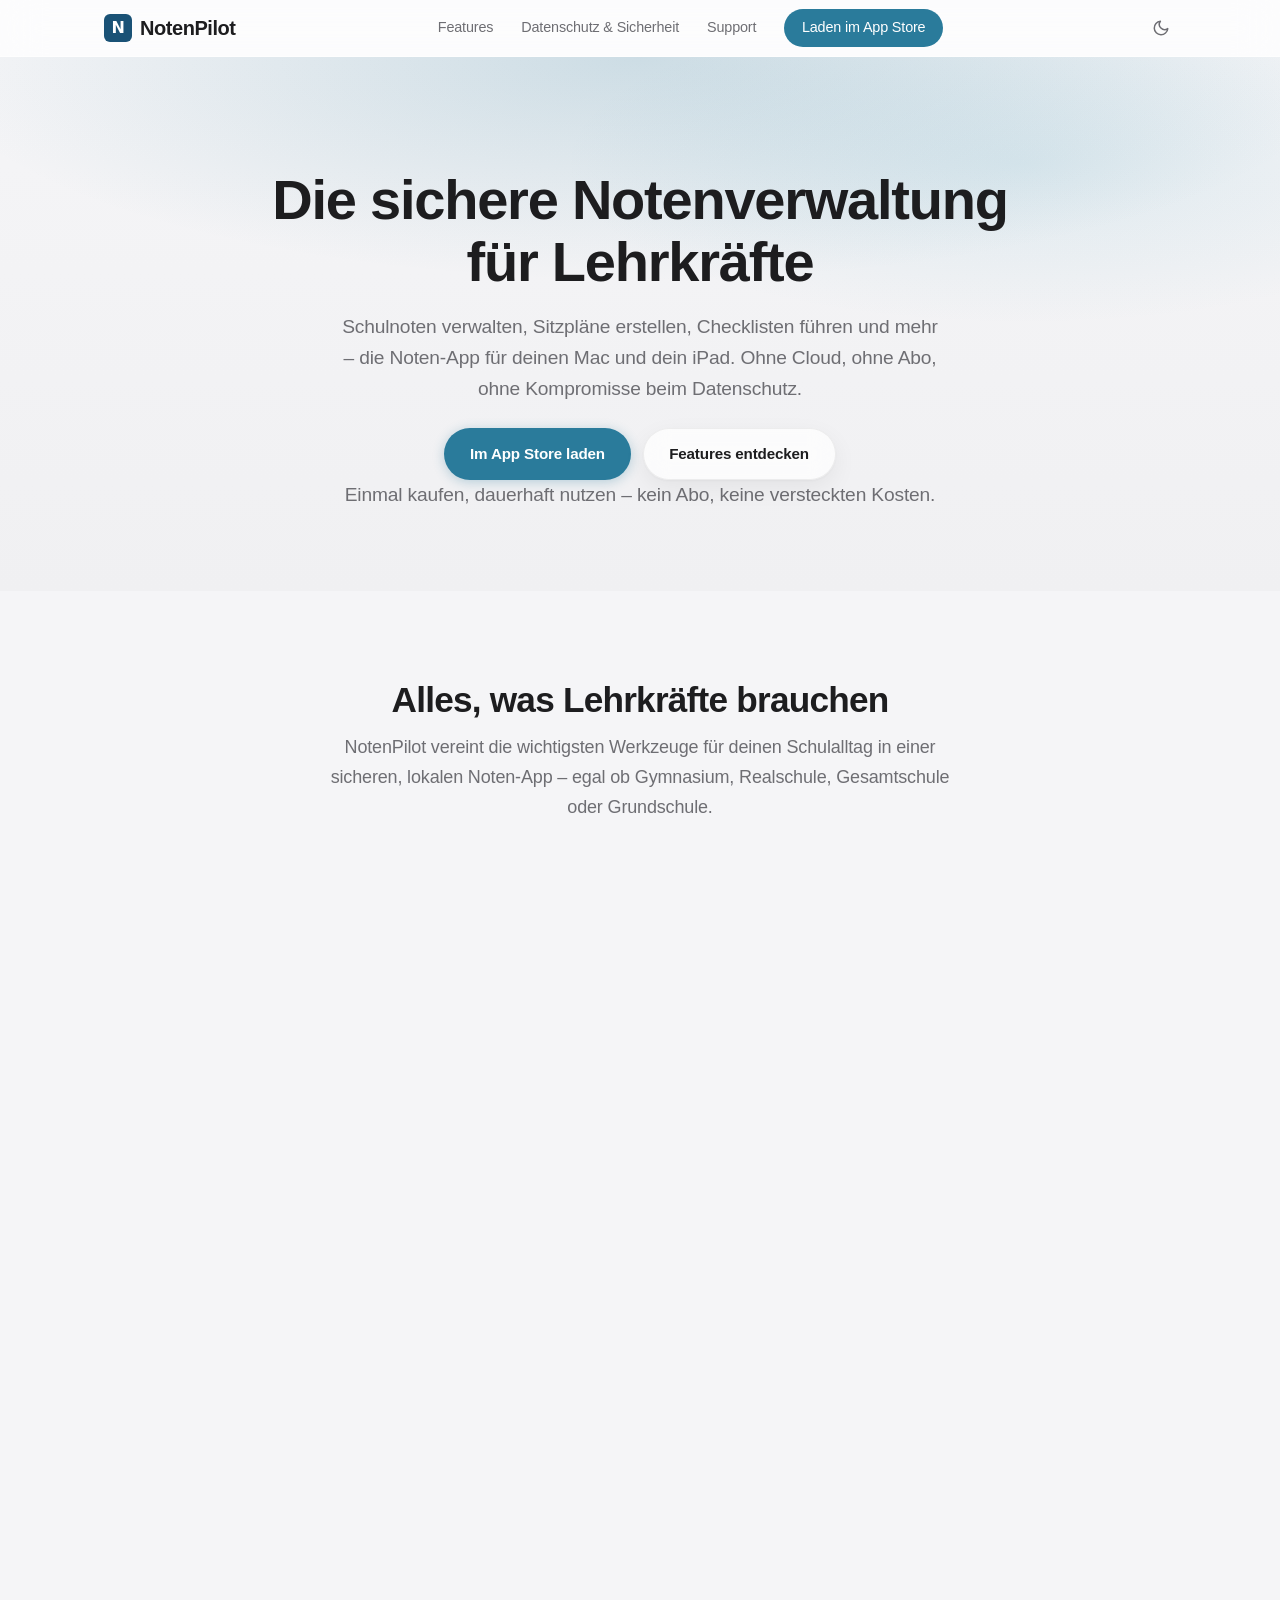
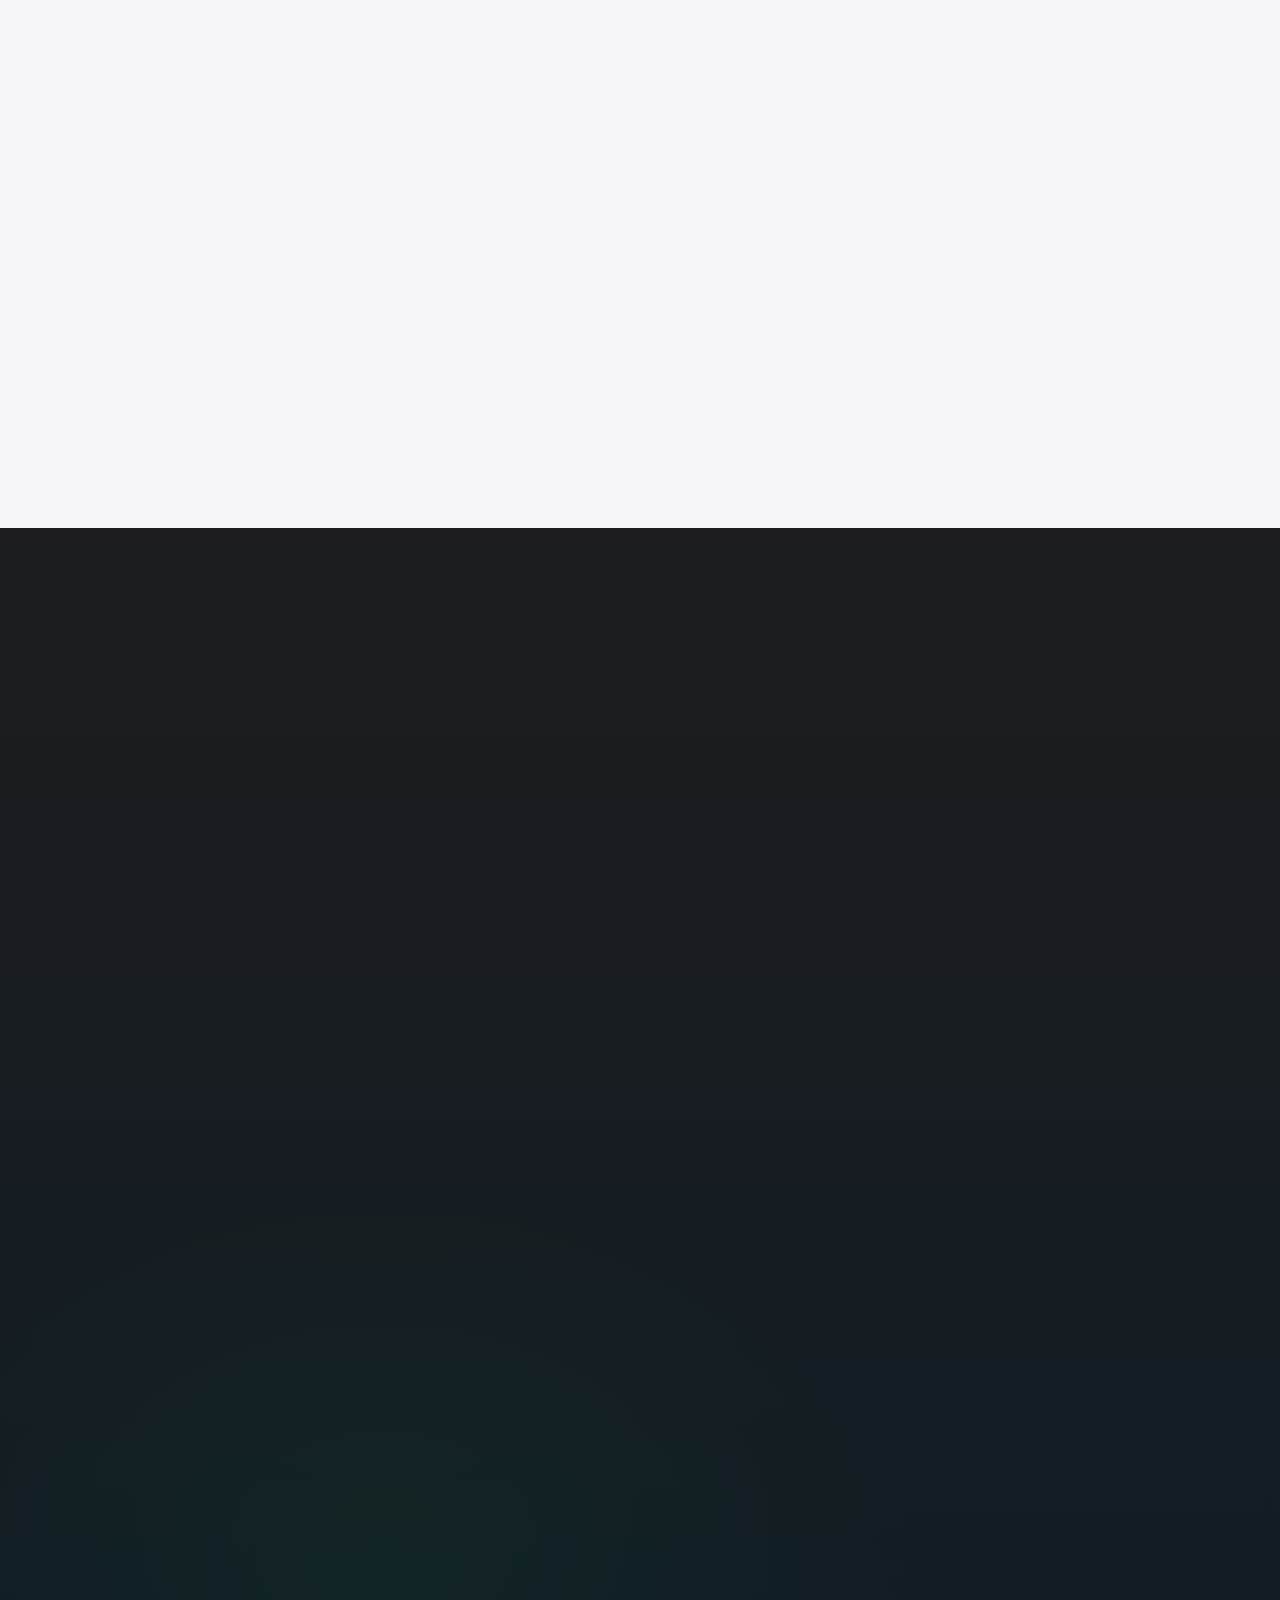
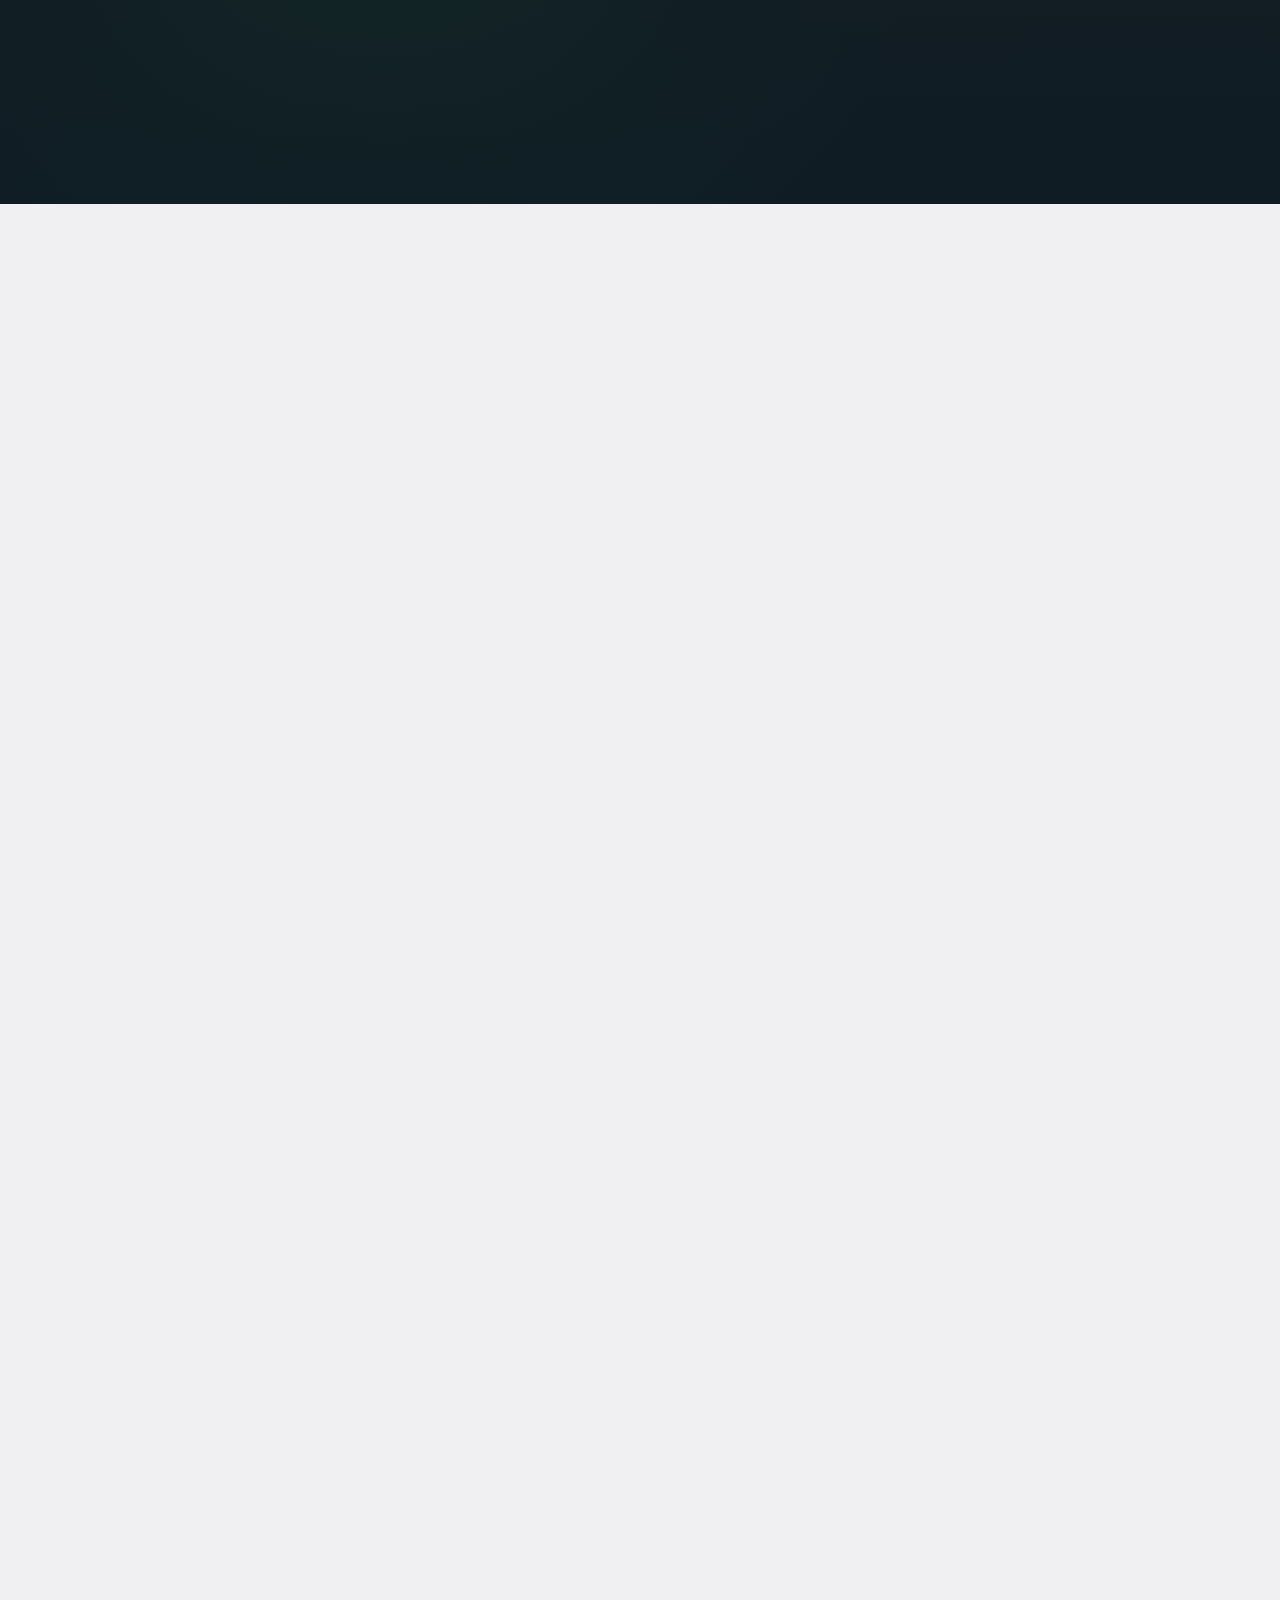
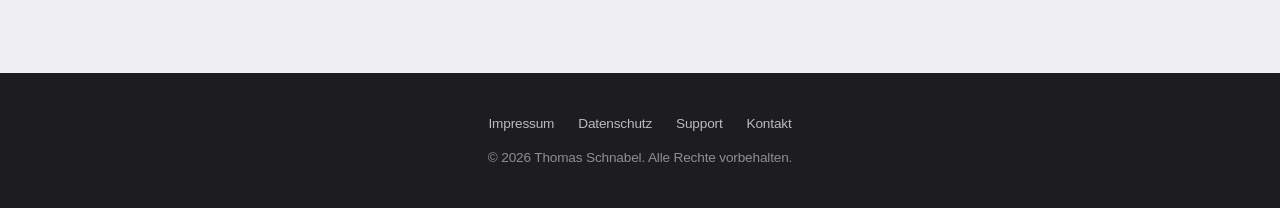
<file: index.html>
<!DOCTYPE html>
<html lang="de">
<head>
  <meta charset="UTF-8">
  <meta name="viewport" content="width=device-width, initial-scale=1.0">
  <!-- Security Headers -->
  <meta http-equiv="Content-Security-Policy" content="default-src 'none'; script-src 'self' 'sha256-XbPlJdLoerKqvafYJPXGYBX2A19PMIAoRNSn/ITt0z0='; style-src 'self'; img-src 'self'; font-src 'none'; connect-src 'none'; media-src 'none'; object-src 'none'; frame-src 'none'; child-src 'none'; worker-src 'none'; frame-ancestors 'none'; base-uri 'none'; form-action 'none'; upgrade-insecure-requests;">
  <meta name="referrer" content="strict-origin-when-cross-origin">
  <title>NotenPilot – Die sichere Notenverwaltung für Lehrkräfte</title>
  <meta name="description" content="NotenPilot ist die datenschutzkonforme Noten-App für Lehrkräfte auf Mac und iPad. Schulnoten verwalten, Notendurchschnitt berechnen, Sitzpläne erstellen – lokal, verschlüsselt, ohne Cloud.">
  <meta name="keywords" content="Notenverwaltung, Lehrer App, iPad, Mac, DSGVO, Schülerdaten, Noten App, Datenschutz Schule, Notenpilot, Lehrkräfte, Schulnoten, Sitzplan, Noten verwalten Lehrer, Schülernoten App, Notenverwaltung ohne Cloud, Notenverwaltung DSGVO konform, CSV Import Noten, Checklisten Schule, Zeugnisnoten App, Lehrerapp datenschutzkonform, Notenverwaltung macOS, Notenverwaltung iPadOS, Notenrechner Lehrer, Schuldatenschutz">
  <meta name="author" content="Thomas Schnabel">
  <meta name="robots" content="index, follow, max-snippet:-1, max-image-preview:large, max-video-preview:-1">
  <meta name="theme-color" content="#2A7B9B">
  <link rel="alternate" hreflang="de" href="https://notenpilot.schnabel.it">
  <link rel="alternate" hreflang="x-default" href="https://notenpilot.schnabel.it">
  <meta property="og:title" content="NotenPilot – Die sichere Notenverwaltung für Lehrkräfte">
  <meta property="og:description" content="Schulnoten verwalten, Notendurchschnitt berechnen, Sitzpläne erstellen – lokal, verschlüsselt, ohne Abo. Die Noten-App für Mac und iPad.">
  <meta property="og:type" content="website">
  <meta property="og:url" content="https://notenpilot.schnabel.it">
  <meta property="og:image" content="https://notenpilot.schnabel.it/images/og-image.png">
  <meta property="og:image:width" content="1200">
  <meta property="og:image:height" content="630">
  <meta property="og:image:alt" content="NotenPilot – Datenschutzkonforme Notenverwaltung für Lehrkräfte auf Mac und iPad">
  <meta property="og:locale" content="de_DE">
  <meta property="og:site_name" content="NotenPilot">
  <meta name="twitter:card" content="summary_large_image">
  <meta name="twitter:title" content="NotenPilot – Die sichere Notenverwaltung für Lehrkräfte">
  <meta name="twitter:description" content="Schulnoten verwalten, Notendurchschnitt berechnen, Sitzpläne erstellen – lokal, verschlüsselt, ohne Abo. Die Noten-App für Mac und iPad.">
  <meta name="twitter:image" content="https://notenpilot.schnabel.it/images/og-image.png">
  <meta name="twitter:image:alt" content="NotenPilot – Datenschutzkonforme Notenverwaltung für Lehrkräfte auf Mac und iPad">
  <link rel="canonical" href="https://notenpilot.schnabel.it">
  <link rel="icon" type="image/png" href="/images/app-logo-1024.png">
  <link rel="apple-touch-icon" href="/images/app-logo-1024.png">
  <link rel="sitemap" type="application/xml" href="/sitemap.xml">
  <link rel="stylesheet" href="css/style.css">
  <script>
    (function(){var t=localStorage.getItem('theme')||(matchMedia('(prefers-color-scheme:dark)').matches?'dark':'light');document.documentElement.setAttribute('data-theme',t)})();
  </script>
  <script type="application/ld+json">
  {
    "@context": "https://schema.org",
    "@type": "WebSite",
    "name": "NotenPilot",
    "url": "https://notenpilot.schnabel.it",
    "description": "Die sichere Notenverwaltung für Lehrkräfte auf Mac und iPad.",
    "inLanguage": "de"
  }
  </script>
  <script type="application/ld+json">
  {
    "@context": "https://schema.org",
    "@type": "SoftwareApplication",
    "name": "NotenPilot",
    "url": "https://notenpilot.schnabel.it",
    "operatingSystem": "macOS, iPadOS",
    "applicationCategory": "EducationApplication",
    "description": "Datenschutzkonforme Notenverwaltung für Lehrkräfte auf Mac und iPad. Alle Daten bleiben lokal, AES-256-verschlüsselt, ohne Cloud und ohne Abo.",
    "inLanguage": "de",
    "author": {
      "@type": "Person",
      "name": "Thomas Schnabel"
    },
    "offers": {
      "@type": "Offer",
      "priceCurrency": "EUR",
      "availability": "https://schema.org/InStock",
      "price": "0",
      "priceValidUntil": "2027-12-31"
    },
    "featureList": [
      "Notenverwaltung mit gewichteten Durchschnitten",
      "Sammelnoteneingabe für die ganze Klasse",
      "Noten (1–6 mit +/−) und Punktesystem (0–15)",
      "Tägliche mündliche Noten und Hausaufgaben-Tracking",
      "Interaktiver Sitzplaneditor per Drag-and-Drop",
      "CSV-Import von Schüler- und Notendaten",
      "AES-256-Verschlüsselung der Datenbank",
      "Checklisten mit Fortschritts-Tracking",
      "Zeugnisnoten-Verwaltung",
      "Schuljahreswechsel mit automatischer Versetzung",
      "Datenexport als PDF, JSON oder verschlüsselt",
      "Passwortschutz und Touch ID / Face ID",
      "Komplett offline – keine Internetverbindung nötig",
      "DSGVO-konform – keine Cloud, kein Tracking"
    ],
    "screenshot": "https://notenpilot.schnabel.it/images/og-image.png"
  }
  </script>
  <script type="application/ld+json">
  {
    "@context": "https://schema.org",
    "@type": "FAQPage",
    "mainEntity": [
      {
        "@type": "Question",
        "name": "Werden meine Daten in die Cloud geladen?",
        "acceptedAnswer": {
          "@type": "Answer",
          "text": "Nein. NotenPilot speichert alle Daten ausschließlich lokal auf deinem Gerät. Es werden keinerlei Netzwerkverbindungen hergestellt – die App funktioniert komplett offline."
        }
      },
      {
        "@type": "Question",
        "name": "Gibt es ein Abo oder versteckte Kosten?",
        "acceptedAnswer": {
          "@type": "Answer",
          "text": "Nein. NotenPilot ist ein Einmalkauf. Alle Funktionen sind enthalten, es gibt keine In-App-Käufe, kein Abo und keine Werbung. Zukünftige Updates sind im Kaufpreis inbegriffen."
        }
      },
      {
        "@type": "Question",
        "name": "Auf welchen Geräten läuft NotenPilot?",
        "acceptedAnswer": {
          "@type": "Answer",
          "text": "NotenPilot läuft auf dem Mac (macOS) und dem iPad (iPadOS). Beide Versionen sind im Kaufpreis enthalten."
        }
      }
    ]
  }
  </script>
</head>
<body>
  <a href="#main-content" class="skip-to-content">Zum Inhalt springen</a>

  <!-- Header -->
  <header class="header">
    <div class="container">
      <a href="/" class="logo">
        <svg width="28" height="28" viewBox="0 0 28 28" fill="none"><rect width="28" height="28" rx="6" fill="#1a5276"/><text x="14" y="19" text-anchor="middle" fill="#fff" font-size="16" font-weight="700" font-family="system-ui">N</text></svg>
        NotenPilot
      </a>
      <nav class="nav-links" aria-label="Hauptnavigation">
        <a href="#features">Features</a>
        <a href="#datenschutz">Datenschutz & Sicherheit</a>
        <a href="/support.html">Support</a>
        <a href="#appstore" class="nav-cta">Laden im App Store</a>
      </nav>
      <button class="theme-toggle" aria-label="Farbschema wechseln">
        <svg class="icon-moon" viewBox="0 0 24 24" fill="none" stroke="currentColor" stroke-width="2" stroke-linecap="round" stroke-linejoin="round"><path d="M21 12.79A9 9 0 1 1 11.21 3 7 7 0 0 0 21 12.79z"/></svg>
        <svg class="icon-sun" viewBox="0 0 24 24" fill="none" stroke="currentColor" stroke-width="2" stroke-linecap="round" stroke-linejoin="round"><circle cx="12" cy="12" r="5"/><line x1="12" y1="1" x2="12" y2="3"/><line x1="12" y1="21" x2="12" y2="23"/><line x1="4.22" y1="4.22" x2="5.64" y2="5.64"/><line x1="18.36" y1="18.36" x2="19.78" y2="19.78"/><line x1="1" y1="12" x2="3" y2="12"/><line x1="21" y1="12" x2="23" y2="12"/><line x1="4.22" y1="19.78" x2="5.64" y2="18.36"/><line x1="18.36" y1="5.64" x2="19.78" y2="4.22"/></svg>
      </button>
      <button class="hamburger" aria-label="Menü öffnen">
        <span></span><span></span><span></span>
      </button>
    </div>
  </header>

  <main id="main-content">

  <!-- Hero -->
  <section class="hero">
    <div class="container">
      <h1>Die sichere Notenverwaltung<br>für Lehrkräfte</h1>
      <p>Schulnoten verwalten, Sitzpläne erstellen, Checklisten führen und mehr – die Noten-App für deinen Mac und dein iPad. Ohne Cloud, ohne Abo, ohne Kompromisse beim Datenschutz.</p>
      <div class="hero-buttons">
        <a href="#appstore" class="btn btn--primary">Im App Store laden</a>
        <a href="#features" class="btn btn--outline">Features entdecken</a>
      </div>

      <p class="hero-price-hint">Einmal kaufen, dauerhaft nutzen – kein Abo, keine versteckten Kosten.</p>
    </div>
  </section>

  <!-- Features -->
  <section class="section" id="features">
    <div class="container">
      <h2 class="section-title">Alles, was Lehrkräfte brauchen</h2>
      <p class="section-subtitle">NotenPilot vereint die wichtigsten Werkzeuge für deinen Schulalltag in einer sicheren, lokalen Noten-App – egal ob Gymnasium, Realschule, Gesamtschule oder Grundschule.</p>

      <!-- Primary Feature 1 -->
      <div class="feature-row animate-on-scroll">
        <div class="feature-text">
          <h3>Notenverwaltung</h3>
          <p>Erfasse Noten für Klassenarbeiten, Klausuren, mündliche Noten und tägliche Leistungen. NotenPilot berechnet den Notendurchschnitt automatisch – gewichtet nach deinen Vorgaben. Dein digitales Notenbuch, übersichtlich und schnell.</p>
        </div>
        <div class="feature-image">
          <img src="screenshots/web/noten-light.png" alt="Notenverwaltung in NotenPilot – Notenübersicht auf Mac" loading="lazy" class="screenshot-light">
          <img src="screenshots/web/noten-dark.png" alt="Notenverwaltung in NotenPilot – Notenübersicht auf Mac" loading="lazy" class="screenshot-dark">
        </div>
      </div>

      <!-- Primary Feature 2: CSV-Import -->
      <div class="feature-row feature-row--reverse animate-on-scroll">
        <div class="feature-text">
          <h3>Einfacher Wechsel per CSV-Import</h3>
          <p>Du nutzt bereits eine andere Noten-App oder Schülerverwaltung? Importiere deine bestehenden Schüler- und Notendaten einfach per CSV-Datei. Die meisten Anwendungen – ob Notenbuch, Notenrechner oder Schülerverwaltung – bieten einen CSV- oder Excel-Export an. Diese Dateien lassen sich direkt in NotenPilot einlesen. Ein Import-Assistent hilft dir bei der Zuordnung der Spalten, sodass kein technisches Wissen nötig ist.</p>
        </div>
        <div class="feature-image">
          <img src="screenshots/web/csv-import-light.png" alt="CSV-Import Assistent in NotenPilot" loading="lazy" class="screenshot-light">
          <img src="screenshots/web/csv-import-dark.png" alt="CSV-Import Assistent in NotenPilot" loading="lazy" class="screenshot-dark">
        </div>
      </div>

      <!-- Primary Feature 3 -->
      <div class="feature-row animate-on-scroll">
        <div class="feature-text">
          <h3>Sitzplaneditor</h3>
          <p>Erstelle interaktive Sitzpläne per Drag-and-Drop. Passe das Raster flexibel an deinen Klassenraum an und ordne Schüler mit wenigen Klicks zu – ideal für den Unterricht an jeder Schule.</p>
        </div>
        <div class="feature-image">
          <img src="screenshots/web/sitzplan-light.png" alt="Sitzplaneditor in NotenPilot – Drag-and-Drop auf Mac" loading="lazy" class="screenshot-light">
          <img src="screenshots/web/sitzplan-dark.png" alt="Sitzplaneditor in NotenPilot – Drag-and-Drop auf Mac" loading="lazy" class="screenshot-dark">
        </div>
      </div>

      <!-- Primary Feature 4 -->
      <div class="feature-row feature-row--reverse animate-on-scroll">
        <div class="feature-text">
          <h3>Sicherheit auf höchstem Niveau</h3>
          <p>Deine Daten werden mit AES-256 verschlüsselt und der Schlüssel sicher in der macOS Keychain gespeichert. Schütze die App zusätzlich mit einem Passwort oder Touch ID.</p>
        </div>
        <div class="feature-image">
          <img src="screenshots/web/sicherheit-light.png" alt="Sicherheitsfunktionen in NotenPilot – Passwort und Touch ID" loading="lazy" class="screenshot-light">
          <img src="screenshots/web/sicherheit-dark.png" alt="Sicherheitsfunktionen in NotenPilot – Passwort und Touch ID" loading="lazy" class="screenshot-dark">
        </div>
      </div>

      <!-- Secondary Features Grid -->
      <div class="features-grid">
        <div class="feature-card animate-on-scroll">
          <svg class="icon" viewBox="0 0 56 56" fill="none"><circle cx="20" cy="22" r="8" stroke="#1a5276" stroke-width="2.5" fill="none"/><circle cx="36" cy="22" r="8" stroke="#1a5276" stroke-width="2.5" fill="none"/><path d="M8 44c0-8 8-12 16-12h8c8 0 16 4 16 12" stroke="#1a5276" stroke-width="2.5" fill="none"/></svg>
          <h3>Klassenverwaltung</h3>
          <p>Klassen anlegen, Schüler verwalten und per CSV importieren – schnell und unkompliziert.</p>
        </div>
        <div class="feature-card animate-on-scroll">
          <svg class="icon" viewBox="0 0 56 56" fill="none"><rect x="10" y="12" width="36" height="32" rx="4" stroke="#1a5276" stroke-width="2.5" fill="none"/><path d="M20 26l5 5 11-11" stroke="#1e8449" stroke-width="2.5" fill="none" stroke-linecap="round" stroke-linejoin="round"/></svg>
          <h3>Checklisten</h3>
          <p>Erstelle Checklisten mit Fortschritts-Tracking und filtere nach Gruppen – ideal für den Unterrichtsalltag.</p>
        </div>
        <div class="feature-card animate-on-scroll">
          <svg class="icon" viewBox="0 0 56 56" fill="none"><rect x="12" y="8" width="32" height="40" rx="3" stroke="#1a5276" stroke-width="2.5" fill="none"/><line x1="20" y1="18" x2="36" y2="18" stroke="#1a5276" stroke-width="2"/><line x1="20" y1="26" x2="36" y2="26" stroke="#1a5276" stroke-width="2"/><line x1="20" y1="34" x2="30" y2="34" stroke="#1a5276" stroke-width="2"/></svg>
          <h3>Zeugnisnoten &amp; Zensuren</h3>
          <p>Verwalte Halbjahres- und Jahreszeugnisse übersichtlich an einem Ort. Alle Zensuren auf einen Blick.</p>
        </div>
        <div class="feature-card animate-on-scroll">
          <svg class="icon" viewBox="0 0 56 56" fill="none"><rect x="10" y="10" width="36" height="36" rx="4" stroke="#1a5276" stroke-width="2.5" fill="none"/><line x1="10" y1="22" x2="46" y2="22" stroke="#1a5276" stroke-width="2"/><line x1="22" y1="10" x2="22" y2="46" stroke="#1a5276" stroke-width="2"/><line x1="34" y1="10" x2="34" y2="46" stroke="#1a5276" stroke-width="2"/><text x="28" y="18" text-anchor="middle" fill="#1a5276" font-size="8" font-weight="600" font-family="system-ui">1+ 2 3-</text></svg>
          <h3>Sammelnoteneingabe</h3>
          <p>Trage Noten für die ganze Klasse auf einmal ein – ideal für Klassenarbeiten und Tests.</p>
        </div>
        <div class="feature-card animate-on-scroll">
          <svg class="icon" viewBox="0 0 56 56" fill="none"><circle cx="28" cy="28" r="18" stroke="#1a5276" stroke-width="2.5" fill="none"/><text x="28" y="35" text-anchor="middle" fill="#1a5276" font-size="18" font-weight="600" font-family="system-ui">15</text></svg>
          <h3>Noten &amp; Punkte</h3>
          <p>Klassisches Notensystem (1–6 mit +/−) oder Oberstufen-Punktesystem (0–15) – pro Klasse wählbar.</p>
        </div>
        <div class="feature-card animate-on-scroll">
          <svg class="icon" viewBox="0 0 56 56" fill="none"><path d="M18 18c0-4 4-8 10-8s10 4 10 8" stroke="#1a5276" stroke-width="2.5" fill="none" stroke-linecap="round"/><circle cx="28" cy="28" r="4" fill="#1a5276"/><path d="M28 32v10" stroke="#1a5276" stroke-width="2.5" stroke-linecap="round"/><path d="M20 46h16" stroke="#1a5276" stroke-width="2.5" stroke-linecap="round"/><line x1="14" y1="28" x2="20" y2="28" stroke="#1a5276" stroke-width="2" stroke-linecap="round"/><line x1="36" y1="28" x2="42" y2="28" stroke="#1a5276" stroke-width="2" stroke-linecap="round"/></svg>
          <h3>Tägliche mündliche Noten</h3>
          <p>Erfasse Mitarbeitsnoten und vergessene Hausaufgaben im Unterrichtsalltag – mit Quartal-Archivierung.</p>
        </div>
        <div class="feature-card animate-on-scroll">
          <svg class="icon" viewBox="0 0 56 56" fill="none"><path d="M28 10c1 0 3 4 3 4l8 1-6 5 2 8-7-4-7 4 2-8-6-5 8-1s2-4 3-4z" stroke="#1a5276" stroke-width="2.5" fill="none" stroke-linejoin="round"/><circle cx="28" cy="38" r="8" stroke="#1a5276" stroke-width="2.5" fill="none"/><path d="M24 38h8M28 34v8" stroke="#1a5276" stroke-width="2"/></svg>
          <h3>Erinnerungen &amp; Aufgaben</h3>
          <p>Erstelle Aufgaben und Erinnerungen mit Status-Tracking, damit nichts vergessen wird.</p>
        </div>
        <div class="feature-card animate-on-scroll">
          <svg class="icon" viewBox="0 0 56 56" fill="none"><rect x="12" y="14" width="24" height="30" rx="3" stroke="#1a5276" stroke-width="2.5" fill="none"/><path d="M36 24l8-8M44 16l-4 0 0 4" stroke="#1a5276" stroke-width="2.5" stroke-linecap="round" stroke-linejoin="round"/></svg>
          <h3>Datenexport</h3>
          <p>Exportiere Schulnoten als PDF, JSON oder im verschlüsselten .notenpilot-Format – für Zeugniskonferenzen oder die eigene Dokumentation.</p>
        </div>
        <div class="feature-card animate-on-scroll">
          <svg class="icon" viewBox="0 0 56 56" fill="none"><rect x="10" y="12" width="36" height="32" rx="4" stroke="#1a5276" stroke-width="2.5" fill="none"/><line x1="10" y1="22" x2="46" y2="22" stroke="#1a5276" stroke-width="2"/><text x="28" y="19" text-anchor="middle" fill="#1a5276" font-size="8" font-weight="600" font-family="system-ui">2025/26</text><path d="M22 30l4 4 8-8" stroke="#1e8449" stroke-width="2.5" fill="none" stroke-linecap="round" stroke-linejoin="round"/></svg>
          <h3>Schuljahreswechsel</h3>
          <p>Versetze Klassen ins nächste Schuljahr – Schüler und Fächer werden übernommen, Noten zurückgesetzt.</p>
        </div>
      </div>
    </div>
  </section>

  <!-- Datenschutz & Sicherheit -->
  <section class="section privacy-section" id="datenschutz">
    <div class="container">
      <div class="privacy-shield animate-on-scroll">
        <svg viewBox="0 0 64 64" fill="none" width="80" height="80"><path d="M32 4L8 16v16c0 14 10.7 27 24 32 13.3-5 24-18 24-32V16L32 4z" stroke="#1e8449" stroke-width="3" fill="none"/><path d="M22 32l7 7 13-13" stroke="#1e8449" stroke-width="3" fill="none" stroke-linecap="round" stroke-linejoin="round"/></svg>
      </div>
      <h2 class="section-title animate-on-scroll">Entwickelt für den deutschen Schuldatenschutz</h2>
      <p class="section-subtitle animate-on-scroll">NotenPilot erfüllt die Anforderungen aller 16 Bundesländer an die Verarbeitung von Schülerdaten auf privaten Geräten in der Schule. Lokale Speicherung, starke Verschlüsselung, keine Cloud.</p>

      <!-- Security Highlight Banner -->
      <div class="security-banner animate-on-scroll">
        <div class="security-banner-icon">
          <svg viewBox="0 0 48 48" fill="none" width="48" height="48"><rect x="8" y="20" width="32" height="22" rx="4" stroke="#1e8449" stroke-width="2.5" fill="none"/><path d="M16 20v-6a8 8 0 1 1 16 0v6" stroke="#1e8449" stroke-width="2.5" fill="none"/><circle cx="24" cy="31" r="3" fill="#1e8449"/><path d="M24 34v4" stroke="#1e8449" stroke-width="2.5" stroke-linecap="round"/></svg>
        </div>
        <div class="security-banner-content">
          <h3>AES-256-Verschlüsselung für Schülerdaten</h3>
          <p>Alle Schülerdaten werden mit AES-256 verschlüsselt auf dem Gerät gespeichert. Die Datenbank wird beim Schließen der App automatisch verschlüsselt. Der Verschlüsselungsschlüssel wird sicher in der Keychain deines Geräts verwahrt. Kein Zugriff auf Schülerdaten bei gesperrtem Gerät oder Gerätediebstahl.</p>
        </div>
      </div>

      <div class="privacy-grid">
        <div class="privacy-card animate-on-scroll">
          <svg class="icon" viewBox="0 0 56 56" fill="none"><rect x="10" y="10" width="36" height="36" rx="4" stroke="#1e8449" stroke-width="2.5" fill="none"/><path d="M20 28l5 5 11-11" stroke="#1e8449" stroke-width="2.5" fill="none" stroke-linecap="round" stroke-linejoin="round"/><path d="M14 6v4M28 6v4M42 6v4" stroke="#1e8449" stroke-width="2.5" stroke-linecap="round"/></svg>
          <h3>DSGVO-konform</h3>
          <p>Entwickelt nach den Vorgaben der DSGVO und der Schuldatenschutzverordnungen. Geeignet für die Genehmigung durch die Schulleitung.</p>
        </div>
        <div class="privacy-card animate-on-scroll">
          <svg class="icon" viewBox="0 0 56 56" fill="none"><circle cx="28" cy="28" r="18" stroke="#1e8449" stroke-width="2.5" fill="none"/><text x="28" y="36" text-anchor="middle" fill="#1e8449" font-size="28" font-weight="600" font-family="system-ui">€</text></svg>
          <h3>Einmalkauf – kein Abo</h3>
          <p>Einmal kaufen, dauerhaft nutzen. Keine monatlichen Kosten, keine In-App-Käufe, keine Überraschungen.</p>
        </div>
        <div class="privacy-card animate-on-scroll">
          <svg class="icon" viewBox="0 0 56 56" fill="none"><circle cx="28" cy="20" r="10" stroke="#1e8449" stroke-width="2.5" fill="none"/><path d="M14 46c0-8 6-14 14-14s14 6 14 14" stroke="#1e8449" stroke-width="2.5" fill="none" stroke-linecap="round"/><path d="M22 18l3 3 6-6" stroke="#1e8449" stroke-width="2.5" fill="none" stroke-linecap="round" stroke-linejoin="round"/></svg>
          <h3>Von einem Lehrer entwickelt</h3>
          <p>NotenPilot wurde von einem Lehrer für Lehrkräfte entwickelt – mit Verständnis für den Schulalltag und die Anforderungen des Datenschutzes.</p>
        </div>
        <div class="privacy-card animate-on-scroll">
          <svg class="icon" viewBox="0 0 56 56" fill="none"><path d="M28 8L12 18v12c0 10 7 20 16 24 9-4 16-14 16-24V18L28 8z" stroke="#5dade2" stroke-width="2.5" fill="none"/><line x1="28" y1="22" x2="28" y2="32" stroke="#5dade2" stroke-width="2.5" stroke-linecap="round"/><circle cx="28" cy="37" r="1.5" fill="#5dade2"/></svg>
          <h3>Keine Cloud</h3>
          <p>Alle Daten bleiben lokal auf deinem Gerät. Kein Upload, kein Server, keine Drittanbieter-Cloud.</p>
        </div>
        <div class="privacy-card animate-on-scroll">
          <svg class="icon" viewBox="0 0 56 56" fill="none"><path d="M12 28c0-6 4-11 9-13M35 15c5 2 9 7 9 13" stroke="#5dade2" stroke-width="2.5" fill="none" stroke-linecap="round"/><path d="M18 28c0-3.5 2.5-6.5 6-7.5M32 20.5c3.5 1 6 4 6 7.5" stroke="#5dade2" stroke-width="2.5" fill="none" stroke-linecap="round"/><circle cx="28" cy="28" r="3" fill="#5dade2"/><line x1="12" y1="42" x2="44" y2="14" stroke="#e74c3c" stroke-width="2.5" stroke-linecap="round"/></svg>
          <h3>Kein Internet nötig</h3>
          <p>Die App funktioniert komplett offline. Es werden keinerlei Netzwerkverbindungen hergestellt.</p>
        </div>
        <div class="privacy-card animate-on-scroll">
          <svg class="icon" viewBox="0 0 56 56" fill="none"><ellipse cx="28" cy="28" rx="20" ry="12" stroke="#5dade2" stroke-width="2.5" fill="none"/><circle cx="28" cy="28" r="6" stroke="#5dade2" stroke-width="2.5" fill="none"/><circle cx="28" cy="28" r="2" fill="#5dade2"/><line x1="12" y1="42" x2="44" y2="14" stroke="#e74c3c" stroke-width="2.5" stroke-linecap="round"/></svg>
          <h3>Kein Tracking</h3>
          <p>Keine Analyse-Tools, keine Werbung, keine SDKs. Dein Nutzungsverhalten bleibt privat.</p>
        </div>
        <div class="privacy-card animate-on-scroll">
          <svg class="icon" viewBox="0 0 56 56" fill="none"><rect x="12" y="12" width="32" height="32" rx="6" stroke="#5dade2" stroke-width="2.5" fill="none"/><rect x="20" y="20" width="16" height="16" rx="3" stroke="#5dade2" stroke-width="2.5" fill="none"/><line x1="12" y1="20" x2="20" y2="20" stroke="#5dade2" stroke-width="2"/><line x1="36" y1="20" x2="44" y2="20" stroke="#5dade2" stroke-width="2"/><line x1="12" y1="36" x2="20" y2="36" stroke="#5dade2" stroke-width="2"/><line x1="36" y1="36" x2="44" y2="36" stroke="#5dade2" stroke-width="2"/></svg>
          <h3>App Sandbox</h3>
          <p>Die App läuft in einer isolierten Sandbox – kein Zugriff auf Dateien oder Daten außerhalb der App.</p>
        </div>
        <div class="privacy-card animate-on-scroll">
          <svg class="icon" viewBox="0 0 56 56" fill="none"><circle cx="28" cy="28" r="18" stroke="#5dade2" stroke-width="2.5" fill="none"/><line x1="20" y1="20" x2="36" y2="36" stroke="#5dade2" stroke-width="2.5" stroke-linecap="round"/><line x1="36" y1="20" x2="20" y2="36" stroke="#5dade2" stroke-width="2.5" stroke-linecap="round"/></svg>
          <h3>Keine Drittanbieter</h3>
          <p>Kein Code von Drittanbietern, keine externen APIs. 100% eigenentwickelt für maximale Kontrolle.</p>
        </div>
      </div>
    </div>
  </section>

  <!-- App Store CTA -->
  <section class="section cta-section" id="appstore">
    <div class="container">
      <h2 class="section-title animate-on-scroll">Jetzt NotenPilot laden</h2>
      <p class="section-subtitle animate-on-scroll">Deine Lehrer-App für macOS und iPadOS – verfügbar im App Store.</p>
      <p class="cta-price-hint animate-on-scroll">Einmalkauf – kein Abo, keine versteckten Kosten.</p>
      <div class="animate-on-scroll">
        <a href="#appstore" aria-label="Im App Store laden">
          <svg class="app-store-badge" viewBox="0 0 200 60" fill="none"><rect width="200" height="60" rx="10" fill="#000"/><text x="100" y="25" text-anchor="middle" fill="#fff" font-size="10" font-family="system-ui">Laden im</text><text x="100" y="42" text-anchor="middle" fill="#fff" font-size="16" font-weight="600" font-family="system-ui">App Store</text></svg>
        </a>
      </div>
      <div class="animate-on-scroll">
        <img src="screenshots/macos/notenpilot_appstore_00_hero.png" alt="NotenPilot App-Vorschau – Noten, Sitzplan und Checklisten" class="app-preview" width="800" height="500" loading="lazy">
      </div>
    </div>
  </section>

  <!-- FAQ -->
  <section class="section section--alt faq-section" id="faq">
    <div class="container">
      <h2 class="section-title animate-on-scroll">Häufige Fragen</h2>
      <div class="faq-list">
        <details class="faq-item animate-on-scroll">
          <summary>Werden meine Daten in die Cloud geladen?</summary>
          <p>Nein. NotenPilot speichert alle Daten ausschließlich lokal auf deinem Gerät. Es werden keinerlei Netzwerkverbindungen hergestellt – die App funktioniert komplett offline.</p>
        </details>
        <details class="faq-item animate-on-scroll">
          <summary>Gibt es ein Abo oder versteckte Kosten?</summary>
          <p>Nein. NotenPilot ist ein Einmalkauf. Alle Funktionen sind enthalten, es gibt keine In-App-Käufe, kein Abo und keine Werbung. Zukünftige Updates sind im Kaufpreis inbegriffen.</p>
        </details>
        <details class="faq-item animate-on-scroll">
          <summary>Auf welchen Geräten läuft NotenPilot?</summary>
          <p>NotenPilot läuft auf dem Mac (macOS) und dem iPad (iPadOS). Beide Versionen sind im Kaufpreis enthalten.</p>
        </details>
      </div>
      <p class="faq-more-link animate-on-scroll"><a href="/support.html#faq">Alle Fragen und Antworten ansehen &rarr;</a></p>
    </div>
  </section>

  </main>

  <!-- Footer -->
  <footer class="footer">
    <div class="container">
      <div class="footer-links">
        <a href="/impressum.html">Impressum</a>
        <a href="/datenschutz.html">Datenschutz</a>
        <a href="/support.html">Support</a>
        <a href="mailto:notenpilot@schnabel.it">Kontakt</a>
      </div>
      <p>&copy; 2026 Thomas Schnabel. Alle Rechte vorbehalten.</p>
    </div>
  </footer>

  <script src="js/main.js"></script>
</body>
</html>
</file>
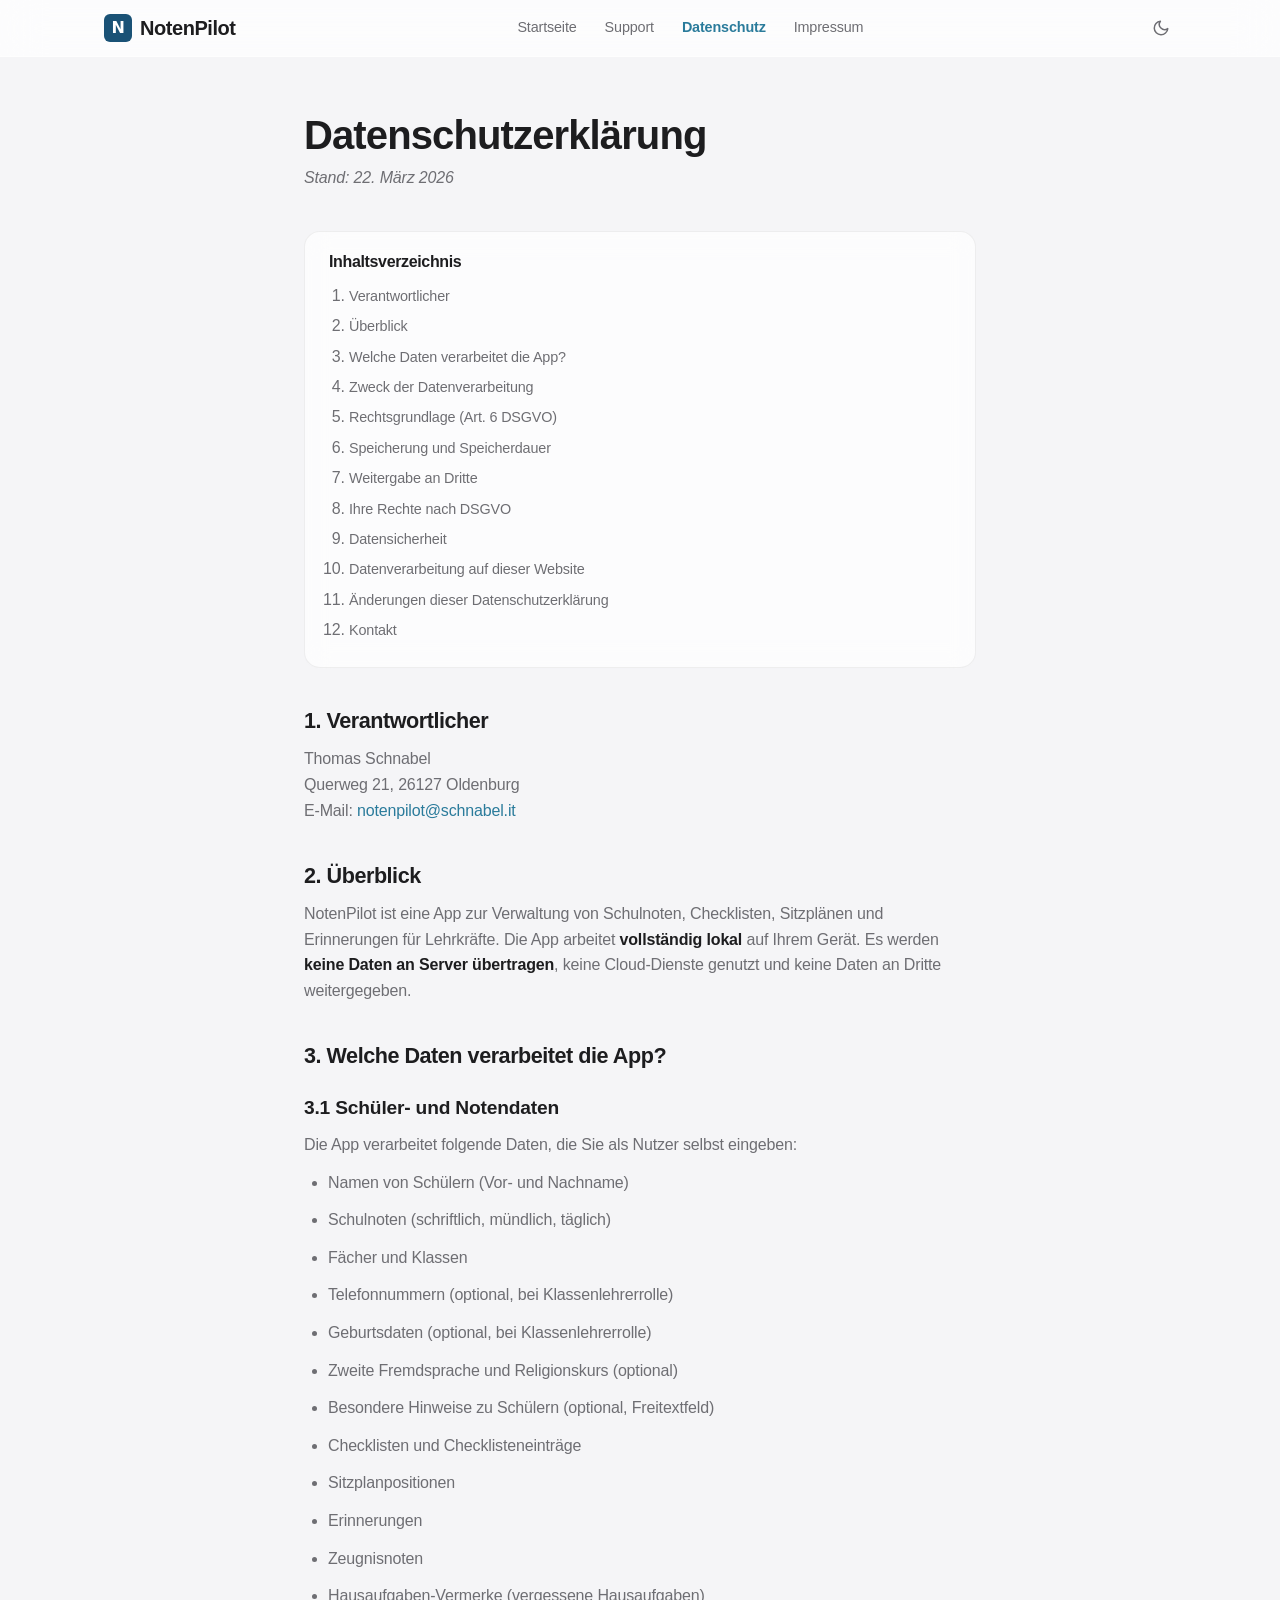
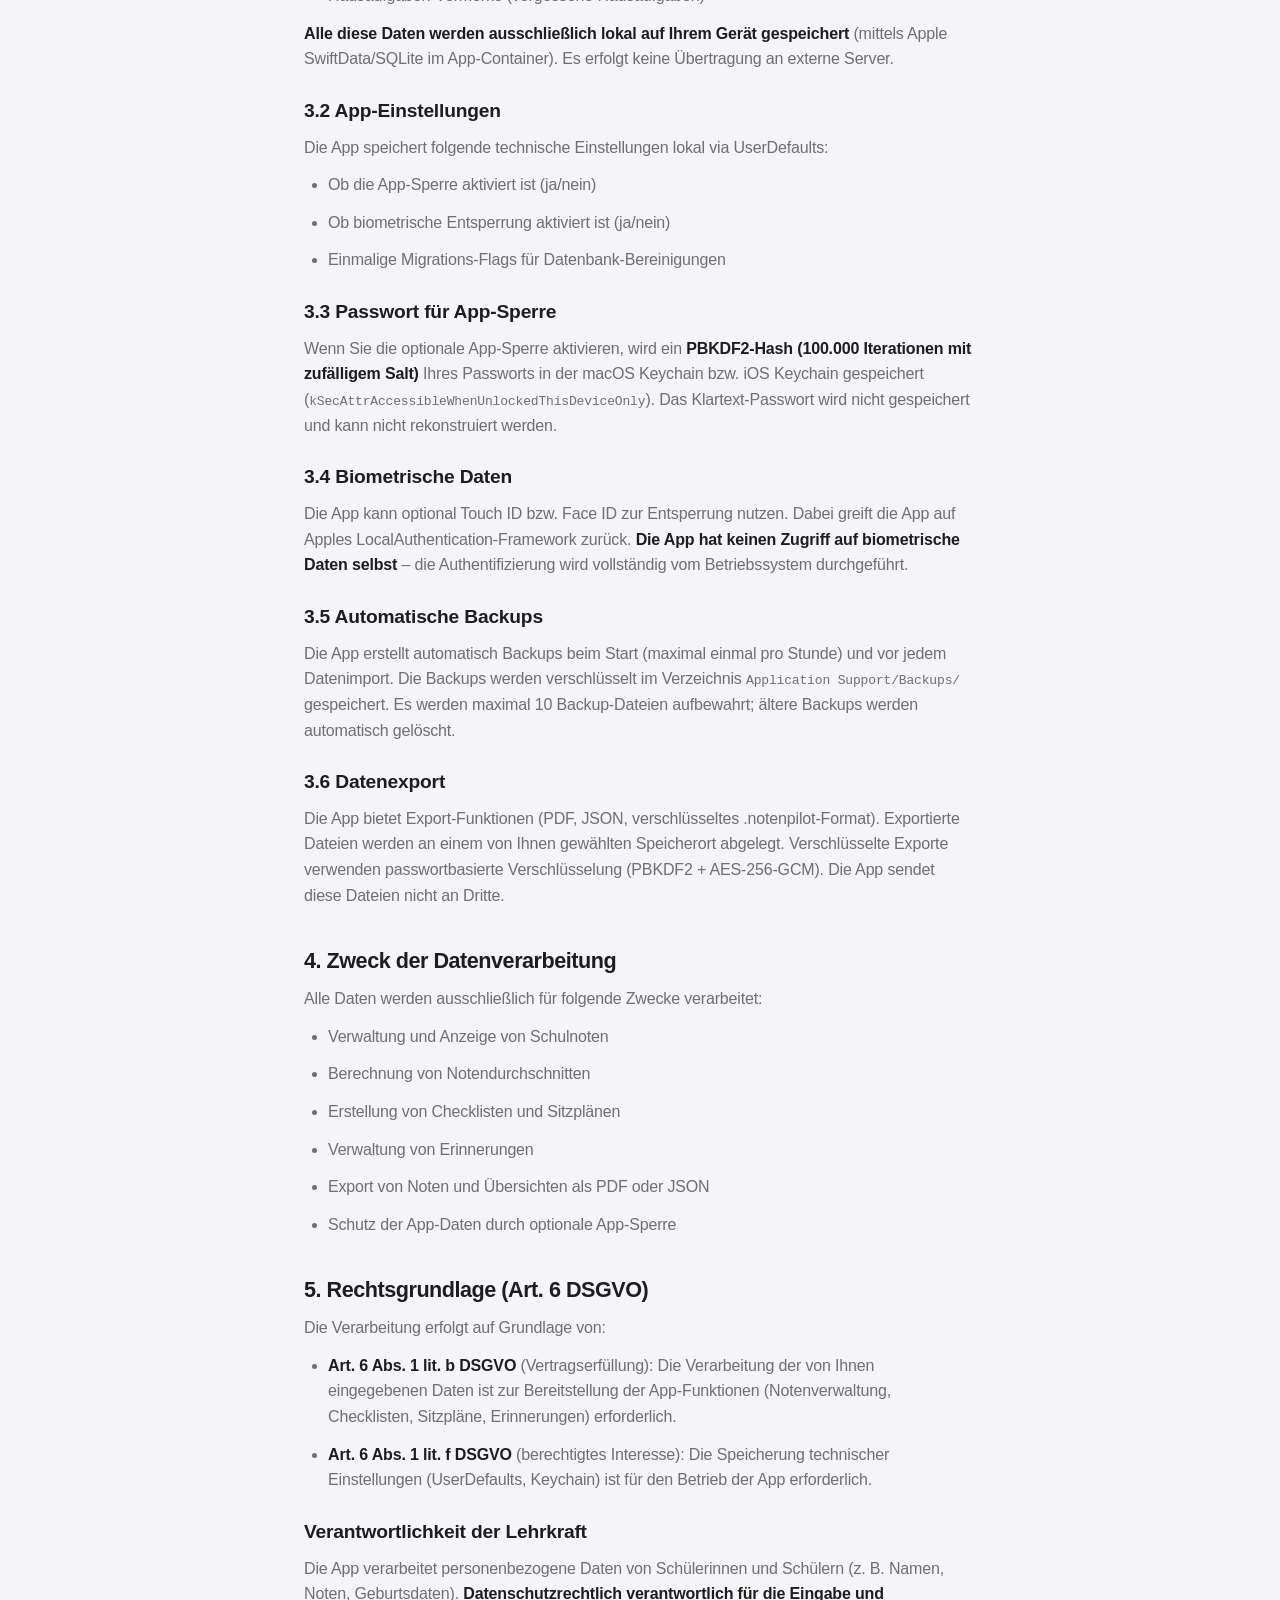
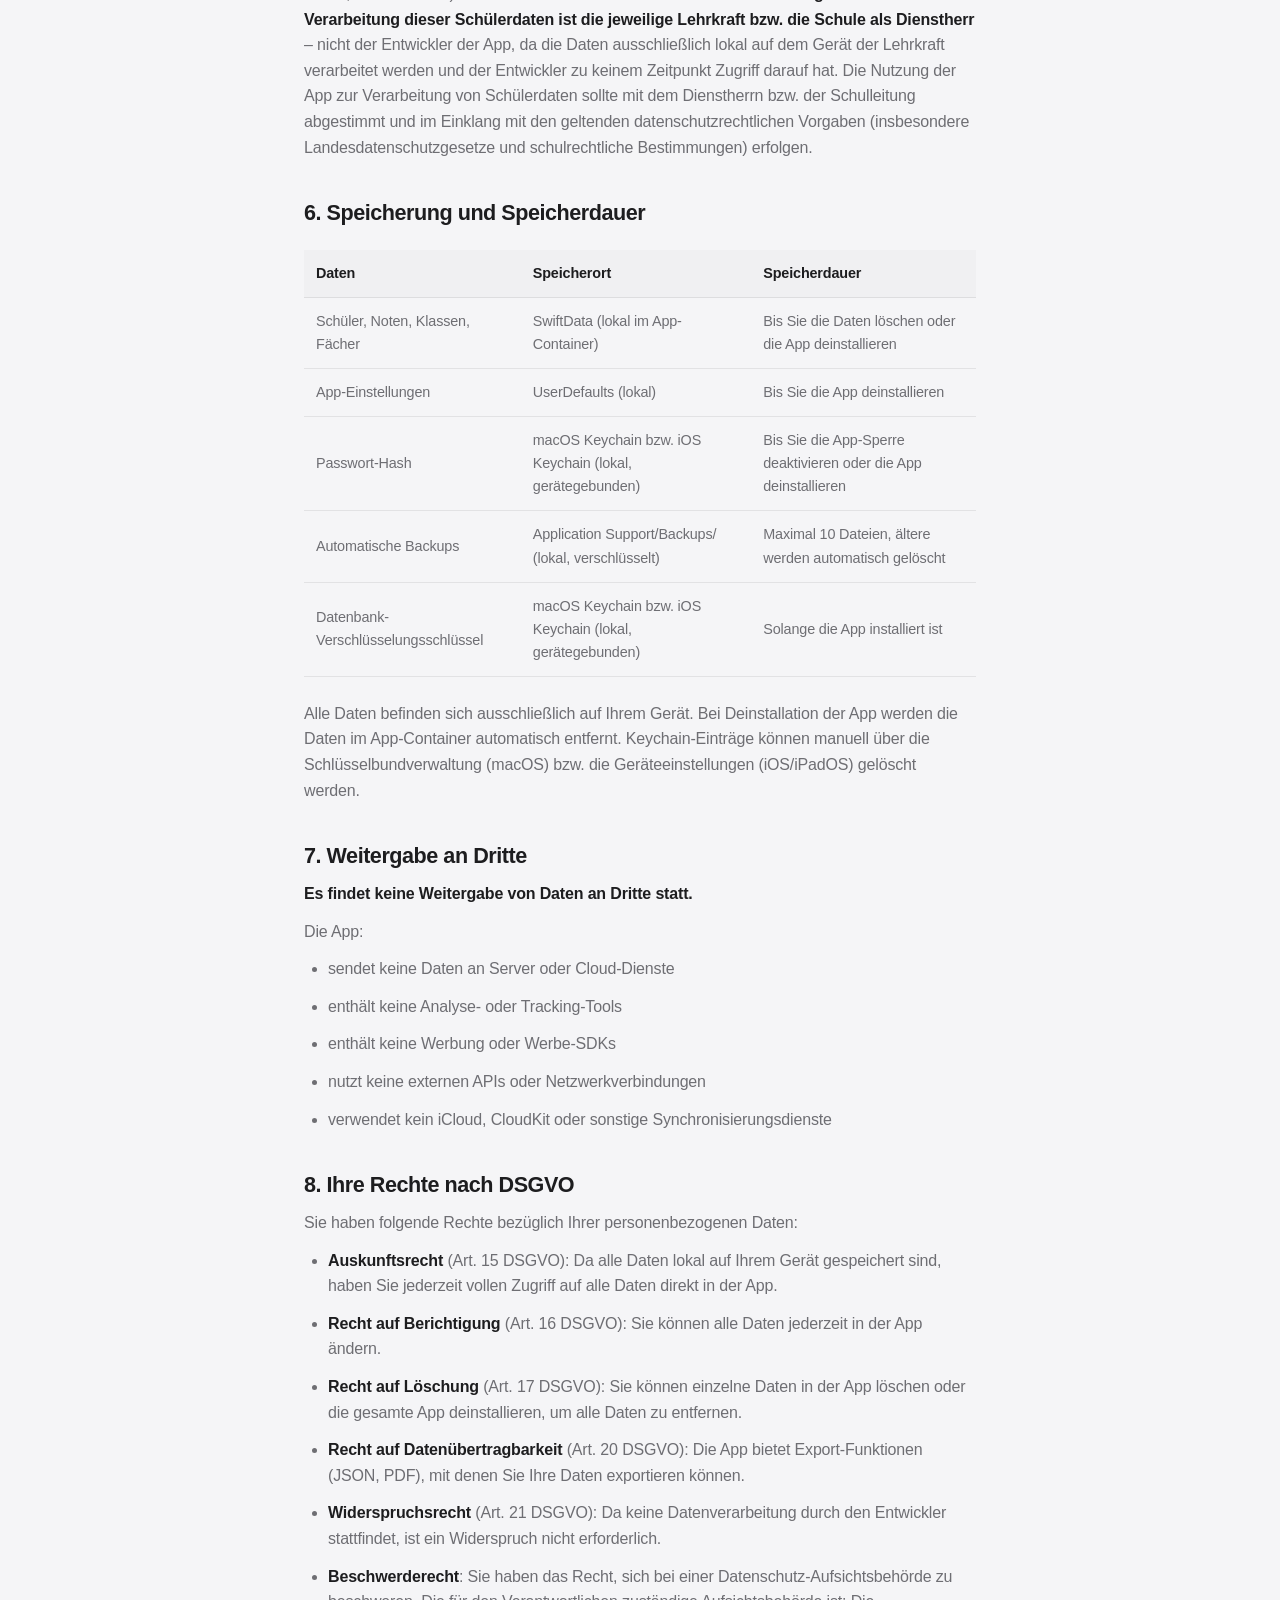
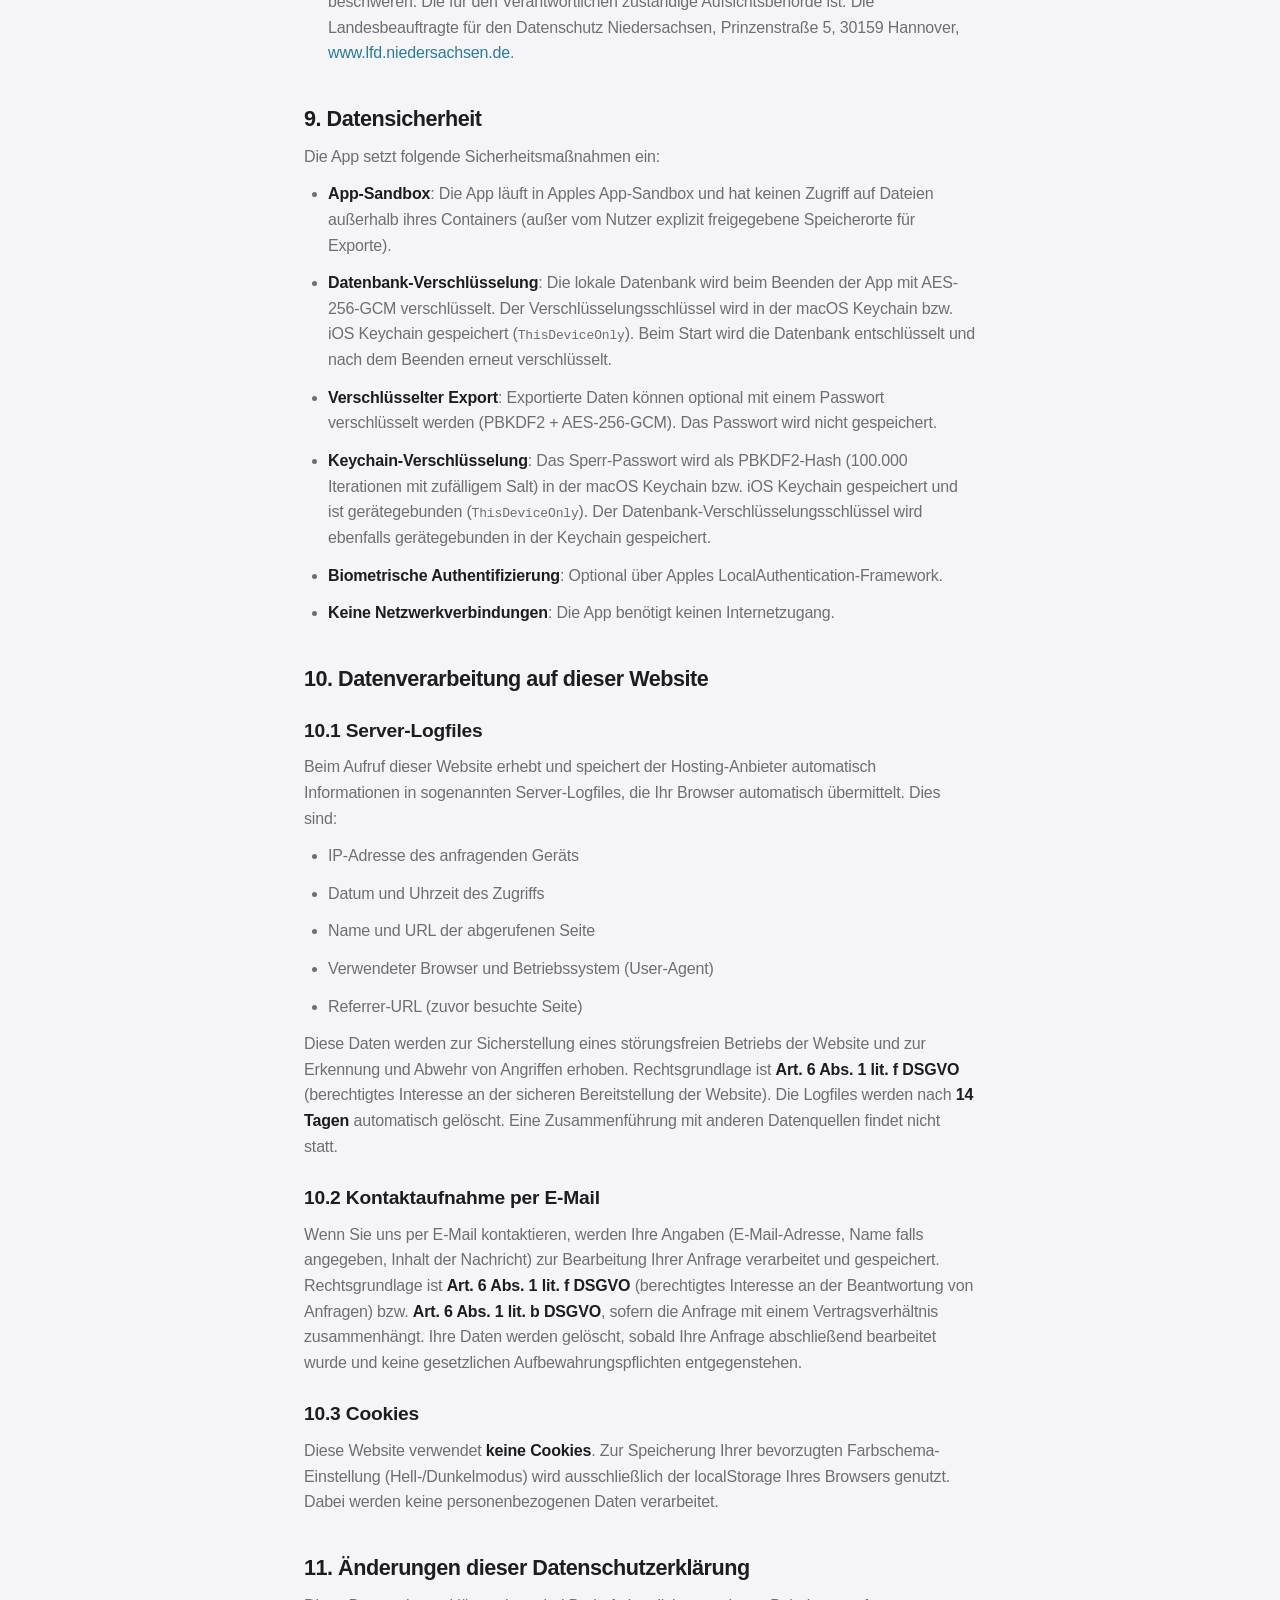
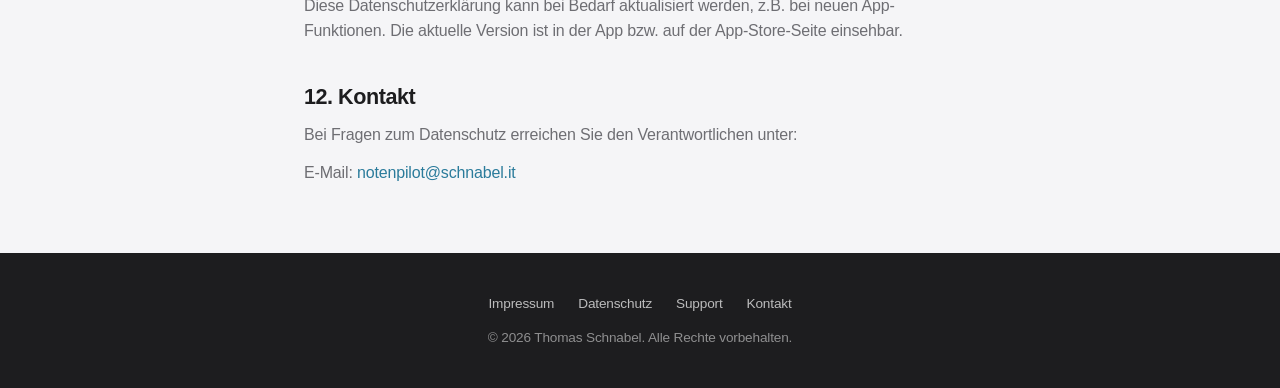
<file: datenschutz.html>
<!DOCTYPE html>
<html lang="de">
<head>
  <meta charset="UTF-8">
  <meta name="viewport" content="width=device-width, initial-scale=1.0">
  <!-- Security Headers -->
  <meta http-equiv="Content-Security-Policy" content="default-src 'none'; script-src 'self' 'sha256-XbPlJdLoerKqvafYJPXGYBX2A19PMIAoRNSn/ITt0z0='; style-src 'self'; img-src 'self'; font-src 'none'; connect-src 'none'; media-src 'none'; object-src 'none'; frame-src 'none'; child-src 'none'; worker-src 'none'; frame-ancestors 'none'; base-uri 'none'; form-action 'none'; upgrade-insecure-requests;">
  <meta name="referrer" content="strict-origin-when-cross-origin">
  <title>Datenschutzerklärung – NotenPilot</title>
  <meta name="description" content="Datenschutzerklärung für NotenPilot – erfahre, wie die App deine Daten schützt. Lokale Speicherung, AES-256-Verschlüsselung, kein Tracking.">
  <meta name="robots" content="index, follow">
  <meta name="theme-color" content="#2A7B9B">
  <link rel="canonical" href="https://notenpilot.schnabel.it/datenschutz.html">
  <meta property="og:title" content="Datenschutzerklärung – NotenPilot">
  <meta property="og:description" content="Datenschutzerklärung für NotenPilot – lokale Speicherung, AES-256-Verschlüsselung, kein Tracking.">
  <meta property="og:type" content="website">
  <meta property="og:url" content="https://notenpilot.schnabel.it/datenschutz.html">
  <meta property="og:site_name" content="NotenPilot">
  <meta property="og:locale" content="de_DE">
  <meta name="twitter:card" content="summary">
  <meta name="twitter:title" content="Datenschutzerklärung – NotenPilot">
  <meta name="twitter:description" content="Datenschutzerklärung für NotenPilot – lokale Speicherung, AES-256-Verschlüsselung, kein Tracking.">
  <link rel="icon" type="image/png" href="/images/app-logo-1024.png">
  <link rel="apple-touch-icon" href="/images/app-logo-1024.png">
  <link rel="sitemap" type="application/xml" href="/sitemap.xml">
  <link rel="stylesheet" href="css/style.css">
  <script>
    (function(){var t=localStorage.getItem('theme')||(matchMedia('(prefers-color-scheme:dark)').matches?'dark':'light');document.documentElement.setAttribute('data-theme',t)})();
  </script>
</head>
<body>
  <a href="#main-content" class="skip-to-content">Zum Inhalt springen</a>

  <header class="header">
    <div class="container">
      <a href="/" class="logo">
        <svg width="28" height="28" viewBox="0 0 28 28" fill="none"><rect width="28" height="28" rx="6" fill="#1a5276"/><text x="14" y="19" text-anchor="middle" fill="#fff" font-size="16" font-weight="700" font-family="system-ui">N</text></svg>
        NotenPilot
      </a>
      <nav class="nav-links" aria-label="Hauptnavigation">
        <a href="/">Startseite</a>
        <a href="/support.html">Support</a>
        <a href="/datenschutz.html" class="is-active">Datenschutz</a>
        <a href="/impressum.html">Impressum</a>
      </nav>
      <button class="theme-toggle" aria-label="Farbschema wechseln">
        <svg class="icon-moon" viewBox="0 0 24 24" fill="none" stroke="currentColor" stroke-width="2" stroke-linecap="round" stroke-linejoin="round"><path d="M21 12.79A9 9 0 1 1 11.21 3 7 7 0 0 0 21 12.79z"/></svg>
        <svg class="icon-sun" viewBox="0 0 24 24" fill="none" stroke="currentColor" stroke-width="2" stroke-linecap="round" stroke-linejoin="round"><circle cx="12" cy="12" r="5"/><line x1="12" y1="1" x2="12" y2="3"/><line x1="12" y1="21" x2="12" y2="23"/><line x1="4.22" y1="4.22" x2="5.64" y2="5.64"/><line x1="18.36" y1="18.36" x2="19.78" y2="19.78"/><line x1="1" y1="12" x2="3" y2="12"/><line x1="21" y1="12" x2="23" y2="12"/><line x1="4.22" y1="19.78" x2="5.64" y2="18.36"/><line x1="18.36" y1="5.64" x2="19.78" y2="4.22"/></svg>
      </button>
      <button class="hamburger" aria-label="Menü öffnen">
        <span></span><span></span><span></span>
      </button>
    </div>
  </header>

  <main id="main-content" class="content-page">
    <h1>Datenschutzerklärung</h1>
    <p class="subtitle"><em>Stand: 22. März 2026</em></p>

    <nav class="content-toc" aria-label="Inhaltsverzeichnis">
      <h2>Inhaltsverzeichnis</h2>
      <ol>
        <li><a href="#verantwortlicher">Verantwortlicher</a></li>
        <li><a href="#ueberblick">Überblick</a></li>
        <li><a href="#welche-daten">Welche Daten verarbeitet die App?</a></li>
        <li><a href="#zweck">Zweck der Datenverarbeitung</a></li>
        <li><a href="#rechtsgrundlage">Rechtsgrundlage (Art. 6 DSGVO)</a></li>
        <li><a href="#speicherung">Speicherung und Speicherdauer</a></li>
        <li><a href="#weitergabe">Weitergabe an Dritte</a></li>
        <li><a href="#ihre-rechte">Ihre Rechte nach DSGVO</a></li>
        <li><a href="#datensicherheit">Datensicherheit</a></li>
        <li><a href="#website">Datenverarbeitung auf dieser Website</a></li>
        <li><a href="#aenderungen">Änderungen dieser Datenschutzerklärung</a></li>
        <li><a href="#ds-kontakt">Kontakt</a></li>
      </ol>
    </nav>

    <h2 id="verantwortlicher">1. Verantwortlicher</h2>
    <p>
      Thomas Schnabel<br>
      Querweg 21, 26127 Oldenburg<br>
      E-Mail: <a href="mailto:notenpilot@schnabel.it">notenpilot@schnabel.it</a>
    </p>

    <h2 id="ueberblick">2. Überblick</h2>
    <p>NotenPilot ist eine App zur Verwaltung von Schulnoten, Checklisten, Sitzplänen und Erinnerungen für Lehrkräfte. Die App arbeitet <strong>vollständig lokal</strong> auf Ihrem Gerät. Es werden <strong>keine Daten an Server übertragen</strong>, keine Cloud-Dienste genutzt und keine Daten an Dritte weitergegeben.</p>

    <h2 id="welche-daten">3. Welche Daten verarbeitet die App?</h2>

    <h3>3.1 Schüler- und Notendaten</h3>
    <p>Die App verarbeitet folgende Daten, die Sie als Nutzer selbst eingeben:</p>
    <ul>
      <li>Namen von Schülern (Vor- und Nachname)</li>
      <li>Schulnoten (schriftlich, mündlich, täglich)</li>
      <li>Fächer und Klassen</li>
      <li>Telefonnummern (optional, bei Klassenlehrerrolle)</li>
      <li>Geburtsdaten (optional, bei Klassenlehrerrolle)</li>
      <li>Zweite Fremdsprache und Religionskurs (optional)</li>
      <li>Besondere Hinweise zu Schülern (optional, Freitextfeld)</li>
      <li>Checklisten und Checklisteneinträge</li>
      <li>Sitzplanpositionen</li>
      <li>Erinnerungen</li>
      <li>Zeugnisnoten</li>
      <li>Hausaufgaben-Vermerke (vergessene Hausaufgaben)</li>
    </ul>
    <p><strong>Alle diese Daten werden ausschließlich lokal auf Ihrem Gerät gespeichert</strong> (mittels Apple SwiftData/SQLite im App-Container). Es erfolgt keine Übertragung an externe Server.</p>

    <h3>3.2 App-Einstellungen</h3>
    <p>Die App speichert folgende technische Einstellungen lokal via UserDefaults:</p>
    <ul>
      <li>Ob die App-Sperre aktiviert ist (ja/nein)</li>
      <li>Ob biometrische Entsperrung aktiviert ist (ja/nein)</li>
      <li>Einmalige Migrations-Flags für Datenbank-Bereinigungen</li>
    </ul>

    <h3>3.3 Passwort für App-Sperre</h3>
    <p>Wenn Sie die optionale App-Sperre aktivieren, wird ein <strong>PBKDF2-Hash (100.000 Iterationen mit zufälligem Salt)</strong> Ihres Passworts in der macOS Keychain bzw. iOS Keychain gespeichert (<code>kSecAttrAccessibleWhenUnlockedThisDeviceOnly</code>). Das Klartext-Passwort wird nicht gespeichert und kann nicht rekonstruiert werden.</p>

    <h3>3.4 Biometrische Daten</h3>
    <p>Die App kann optional Touch ID bzw. Face ID zur Entsperrung nutzen. Dabei greift die App auf Apples LocalAuthentication-Framework zurück. <strong>Die App hat keinen Zugriff auf biometrische Daten selbst</strong> – die Authentifizierung wird vollständig vom Betriebssystem durchgeführt.</p>

    <h3>3.5 Automatische Backups</h3>
    <p>Die App erstellt automatisch Backups beim Start (maximal einmal pro Stunde) und vor jedem Datenimport. Die Backups werden verschlüsselt im Verzeichnis <code>Application Support/Backups/</code> gespeichert. Es werden maximal 10 Backup-Dateien aufbewahrt; ältere Backups werden automatisch gelöscht.</p>

    <h3>3.6 Datenexport</h3>
    <p>Die App bietet Export-Funktionen (PDF, JSON, verschlüsseltes .notenpilot-Format). Exportierte Dateien werden an einem von Ihnen gewählten Speicherort abgelegt. Verschlüsselte Exporte verwenden passwortbasierte Verschlüsselung (PBKDF2 + AES-256-GCM). Die App sendet diese Dateien nicht an Dritte.</p>

    <h2 id="zweck">4. Zweck der Datenverarbeitung</h2>
    <p>Alle Daten werden ausschließlich für folgende Zwecke verarbeitet:</p>
    <ul>
      <li>Verwaltung und Anzeige von Schulnoten</li>
      <li>Berechnung von Notendurchschnitten</li>
      <li>Erstellung von Checklisten und Sitzplänen</li>
      <li>Verwaltung von Erinnerungen</li>
      <li>Export von Noten und Übersichten als PDF oder JSON</li>
      <li>Schutz der App-Daten durch optionale App-Sperre</li>
    </ul>

    <h2 id="rechtsgrundlage">5. Rechtsgrundlage (Art. 6 DSGVO)</h2>
    <p>Die Verarbeitung erfolgt auf Grundlage von:</p>
    <ul>
      <li><strong>Art. 6 Abs. 1 lit. b DSGVO</strong> (Vertragserfüllung): Die Verarbeitung der von Ihnen eingegebenen Daten ist zur Bereitstellung der App-Funktionen (Notenverwaltung, Checklisten, Sitzpläne, Erinnerungen) erforderlich.</li>
      <li><strong>Art. 6 Abs. 1 lit. f DSGVO</strong> (berechtigtes Interesse): Die Speicherung technischer Einstellungen (UserDefaults, Keychain) ist für den Betrieb der App erforderlich.</li>
    </ul>
    <h3>Verantwortlichkeit der Lehrkraft</h3>
    <p>Die App verarbeitet personenbezogene Daten von Schülerinnen und Schülern (z.&nbsp;B. Namen, Noten, Geburtsdaten). <strong>Datenschutzrechtlich verantwortlich für die Eingabe und Verarbeitung dieser Schülerdaten ist die jeweilige Lehrkraft bzw. die Schule als Dienstherr</strong> – nicht der Entwickler der App, da die Daten ausschließlich lokal auf dem Gerät der Lehrkraft verarbeitet werden und der Entwickler zu keinem Zeitpunkt Zugriff darauf hat. Die Nutzung der App zur Verarbeitung von Schülerdaten sollte mit dem Dienstherrn bzw. der Schulleitung abgestimmt und im Einklang mit den geltenden datenschutzrechtlichen Vorgaben (insbesondere Landesdatenschutzgesetze und schulrechtliche Bestimmungen) erfolgen.</p>

    <h2 id="speicherung">6. Speicherung und Speicherdauer</h2>
    <table>
      <thead>
        <tr>
          <th>Daten</th>
          <th>Speicherort</th>
          <th>Speicherdauer</th>
        </tr>
      </thead>
      <tbody>
        <tr>
          <td>Schüler, Noten, Klassen, Fächer</td>
          <td>SwiftData (lokal im App-Container)</td>
          <td>Bis Sie die Daten löschen oder die App deinstallieren</td>
        </tr>
        <tr>
          <td>App-Einstellungen</td>
          <td>UserDefaults (lokal)</td>
          <td>Bis Sie die App deinstallieren</td>
        </tr>
        <tr>
          <td>Passwort-Hash</td>
          <td>macOS Keychain bzw. iOS Keychain (lokal, gerätegebunden)</td>
          <td>Bis Sie die App-Sperre deaktivieren oder die App deinstallieren</td>
        </tr>
        <tr>
          <td>Automatische Backups</td>
          <td>Application Support/Backups/ (lokal, verschlüsselt)</td>
          <td>Maximal 10 Dateien, ältere werden automatisch gelöscht</td>
        </tr>
        <tr>
          <td>Datenbank-Verschlüsselungsschlüssel</td>
          <td>macOS Keychain bzw. iOS Keychain (lokal, gerätegebunden)</td>
          <td>Solange die App installiert ist</td>
        </tr>
      </tbody>
    </table>
    <p>Alle Daten befinden sich ausschließlich auf Ihrem Gerät. Bei Deinstallation der App werden die Daten im App-Container automatisch entfernt. Keychain-Einträge können manuell über die Schlüsselbundverwaltung (macOS) bzw. die Geräteeinstellungen (iOS/iPadOS) gelöscht werden.</p>

    <h2 id="weitergabe">7. Weitergabe an Dritte</h2>
    <p><strong>Es findet keine Weitergabe von Daten an Dritte statt.</strong></p>
    <p>Die App:</p>
    <ul>
      <li>sendet keine Daten an Server oder Cloud-Dienste</li>
      <li>enthält keine Analyse- oder Tracking-Tools</li>
      <li>enthält keine Werbung oder Werbe-SDKs</li>
      <li>nutzt keine externen APIs oder Netzwerkverbindungen</li>
      <li>verwendet kein iCloud, CloudKit oder sonstige Synchronisierungsdienste</li>
    </ul>

    <h2 id="ihre-rechte">8. Ihre Rechte nach DSGVO</h2>
    <p>Sie haben folgende Rechte bezüglich Ihrer personenbezogenen Daten:</p>
    <ul>
      <li><strong>Auskunftsrecht</strong> (Art. 15 DSGVO): Da alle Daten lokal auf Ihrem Gerät gespeichert sind, haben Sie jederzeit vollen Zugriff auf alle Daten direkt in der App.</li>
      <li><strong>Recht auf Berichtigung</strong> (Art. 16 DSGVO): Sie können alle Daten jederzeit in der App ändern.</li>
      <li><strong>Recht auf Löschung</strong> (Art. 17 DSGVO): Sie können einzelne Daten in der App löschen oder die gesamte App deinstallieren, um alle Daten zu entfernen.</li>
      <li><strong>Recht auf Datenübertragbarkeit</strong> (Art. 20 DSGVO): Die App bietet Export-Funktionen (JSON, PDF), mit denen Sie Ihre Daten exportieren können.</li>
      <li><strong>Widerspruchsrecht</strong> (Art. 21 DSGVO): Da keine Datenverarbeitung durch den Entwickler stattfindet, ist ein Widerspruch nicht erforderlich.</li>
      <li><strong>Beschwerderecht</strong>: Sie haben das Recht, sich bei einer Datenschutz-Aufsichtsbehörde zu beschweren. Die für den Verantwortlichen zuständige Aufsichtsbehörde ist: Die Landesbeauftragte für den Datenschutz Niedersachsen, Prinzenstraße 5, 30159 Hannover, <a href="https://www.lfd.niedersachsen.de" target="_blank" rel="noopener noreferrer">www.lfd.niedersachsen.de</a>.</li>
    </ul>

    <h2 id="datensicherheit">9. Datensicherheit</h2>
    <p>Die App setzt folgende Sicherheitsmaßnahmen ein:</p>
    <ul>
      <li><strong>App-Sandbox</strong>: Die App läuft in Apples App-Sandbox und hat keinen Zugriff auf Dateien außerhalb ihres Containers (außer vom Nutzer explizit freigegebene Speicherorte für Exporte).</li>
      <li><strong>Datenbank-Verschlüsselung</strong>: Die lokale Datenbank wird beim Beenden der App mit AES-256-GCM verschlüsselt. Der Verschlüsselungsschlüssel wird in der macOS Keychain bzw. iOS Keychain gespeichert (<code>ThisDeviceOnly</code>). Beim Start wird die Datenbank entschlüsselt und nach dem Beenden erneut verschlüsselt.</li>
      <li><strong>Verschlüsselter Export</strong>: Exportierte Daten können optional mit einem Passwort verschlüsselt werden (PBKDF2 + AES-256-GCM). Das Passwort wird nicht gespeichert.</li>
      <li><strong>Keychain-Verschlüsselung</strong>: Das Sperr-Passwort wird als PBKDF2-Hash (100.000 Iterationen mit zufälligem Salt) in der macOS Keychain bzw. iOS Keychain gespeichert und ist gerätegebunden (<code>ThisDeviceOnly</code>). Der Datenbank-Verschlüsselungsschlüssel wird ebenfalls gerätegebunden in der Keychain gespeichert.</li>
      <li><strong>Biometrische Authentifizierung</strong>: Optional über Apples LocalAuthentication-Framework.</li>
      <li><strong>Keine Netzwerkverbindungen</strong>: Die App benötigt keinen Internetzugang.</li>
    </ul>

    <h2 id="website">10. Datenverarbeitung auf dieser Website</h2>

    <h3>10.1 Server-Logfiles</h3>
    <p>Beim Aufruf dieser Website erhebt und speichert der Hosting-Anbieter automatisch Informationen in sogenannten Server-Logfiles, die Ihr Browser automatisch übermittelt. Dies sind:</p>
    <ul>
      <li>IP-Adresse des anfragenden Geräts</li>
      <li>Datum und Uhrzeit des Zugriffs</li>
      <li>Name und URL der abgerufenen Seite</li>
      <li>Verwendeter Browser und Betriebssystem (User-Agent)</li>
      <li>Referrer-URL (zuvor besuchte Seite)</li>
    </ul>
    <p>Diese Daten werden zur Sicherstellung eines störungsfreien Betriebs der Website und zur Erkennung und Abwehr von Angriffen erhoben. Rechtsgrundlage ist <strong>Art. 6 Abs. 1 lit. f DSGVO</strong> (berechtigtes Interesse an der sicheren Bereitstellung der Website). Die Logfiles werden nach <strong>14 Tagen</strong> automatisch gelöscht. Eine Zusammenführung mit anderen Datenquellen findet nicht statt.</p>

    <h3>10.2 Kontaktaufnahme per E-Mail</h3>
    <p>Wenn Sie uns per E-Mail kontaktieren, werden Ihre Angaben (E-Mail-Adresse, Name falls angegeben, Inhalt der Nachricht) zur Bearbeitung Ihrer Anfrage verarbeitet und gespeichert. Rechtsgrundlage ist <strong>Art. 6 Abs. 1 lit. f DSGVO</strong> (berechtigtes Interesse an der Beantwortung von Anfragen) bzw. <strong>Art. 6 Abs. 1 lit. b DSGVO</strong>, sofern die Anfrage mit einem Vertragsverhältnis zusammenhängt. Ihre Daten werden gelöscht, sobald Ihre Anfrage abschließend bearbeitet wurde und keine gesetzlichen Aufbewahrungspflichten entgegenstehen.</p>

    <h3>10.3 Cookies</h3>
    <p>Diese Website verwendet <strong>keine Cookies</strong>. Zur Speicherung Ihrer bevorzugten Farbschema-Einstellung (Hell-/Dunkelmodus) wird ausschließlich der localStorage Ihres Browsers genutzt. Dabei werden keine personenbezogenen Daten verarbeitet.</p>

    <h2 id="aenderungen">11. Änderungen dieser Datenschutzerklärung</h2>
    <p>Diese Datenschutzerklärung kann bei Bedarf aktualisiert werden, z.B. bei neuen App-Funktionen. Die aktuelle Version ist in der App bzw. auf der App-Store-Seite einsehbar.</p>

    <h2 id="ds-kontakt">12. Kontakt</h2>
    <p>Bei Fragen zum Datenschutz erreichen Sie den Verantwortlichen unter:</p>
    <p>E-Mail: <a href="mailto:notenpilot@schnabel.it">notenpilot@schnabel.it</a></p>
  </main>

  <footer class="footer">
    <div class="container">
      <div class="footer-links">
        <a href="/impressum.html">Impressum</a>
        <a href="/datenschutz.html">Datenschutz</a>
        <a href="/support.html">Support</a>
        <a href="mailto:notenpilot@schnabel.it">Kontakt</a>
      </div>
      <p>&copy; 2026 Thomas Schnabel. Alle Rechte vorbehalten.</p>
    </div>
  </footer>

  <script src="js/main.js"></script>
</body>
</html>
</file>
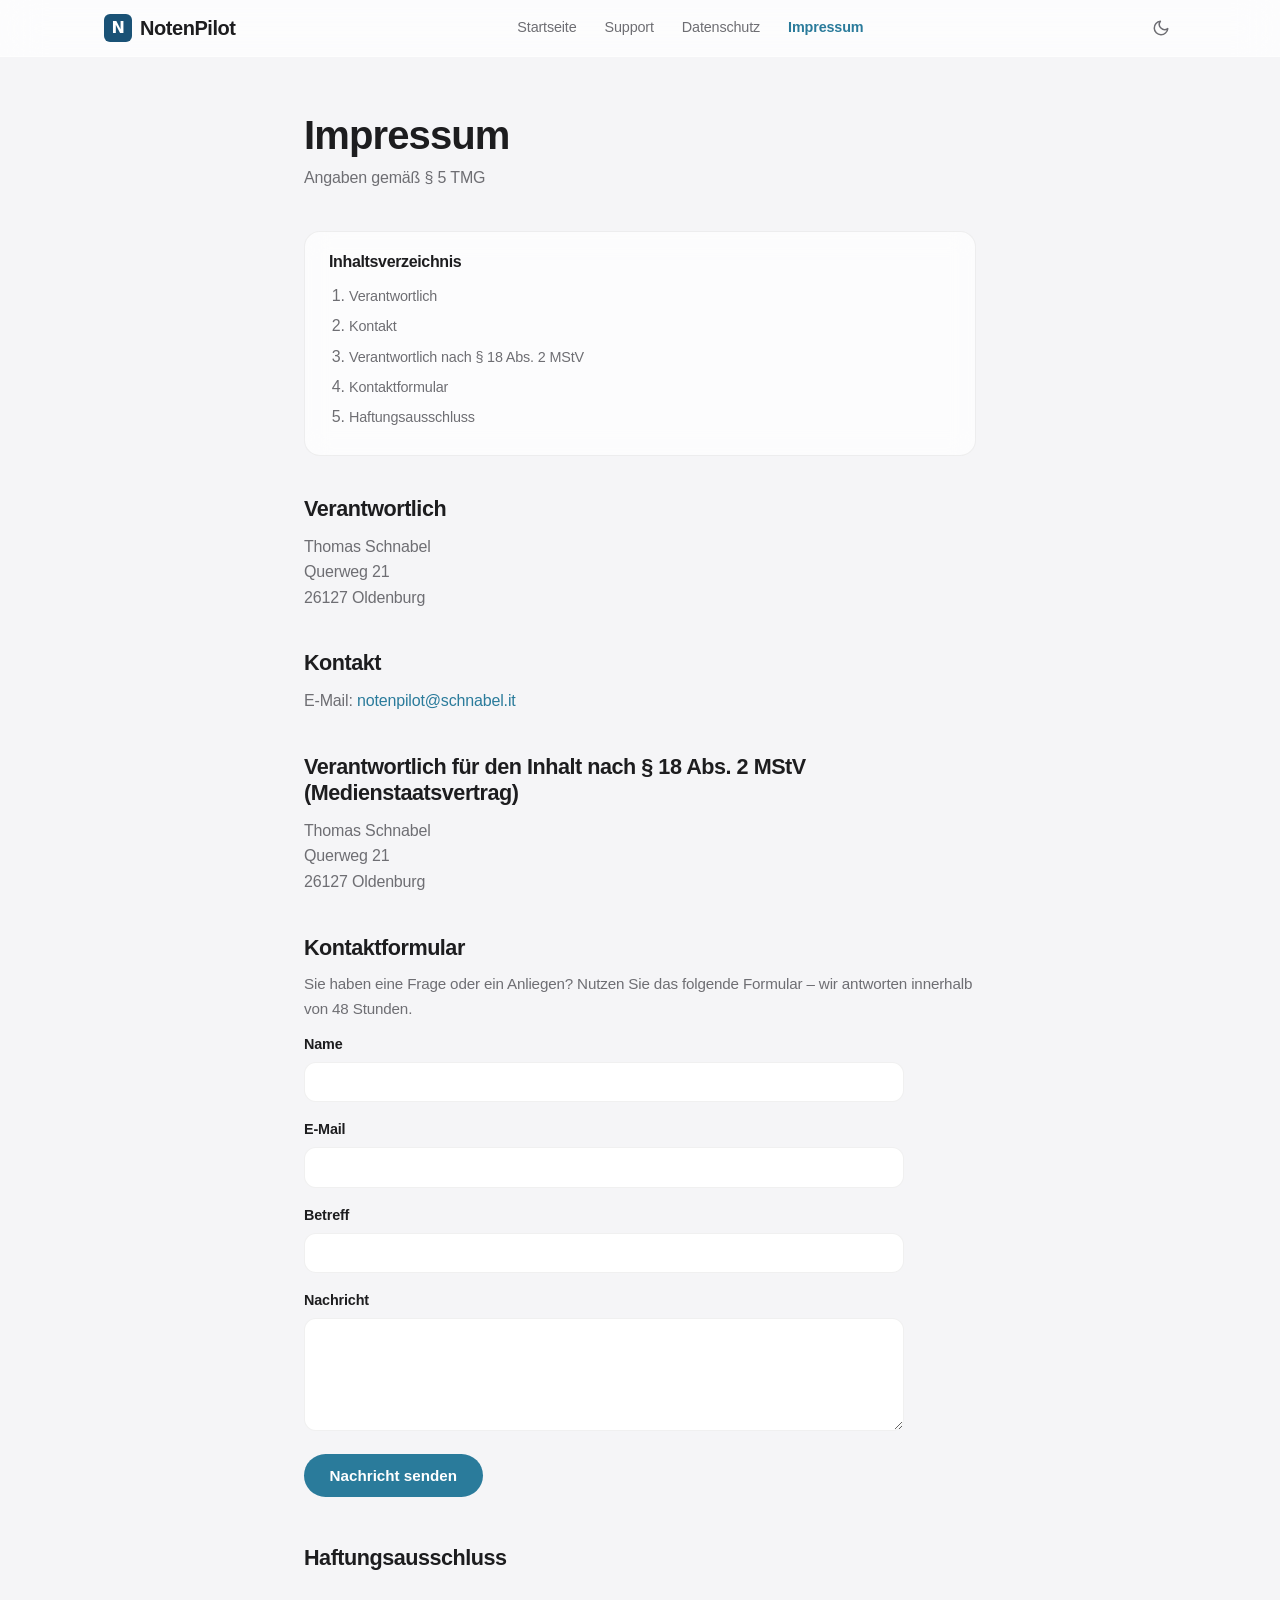
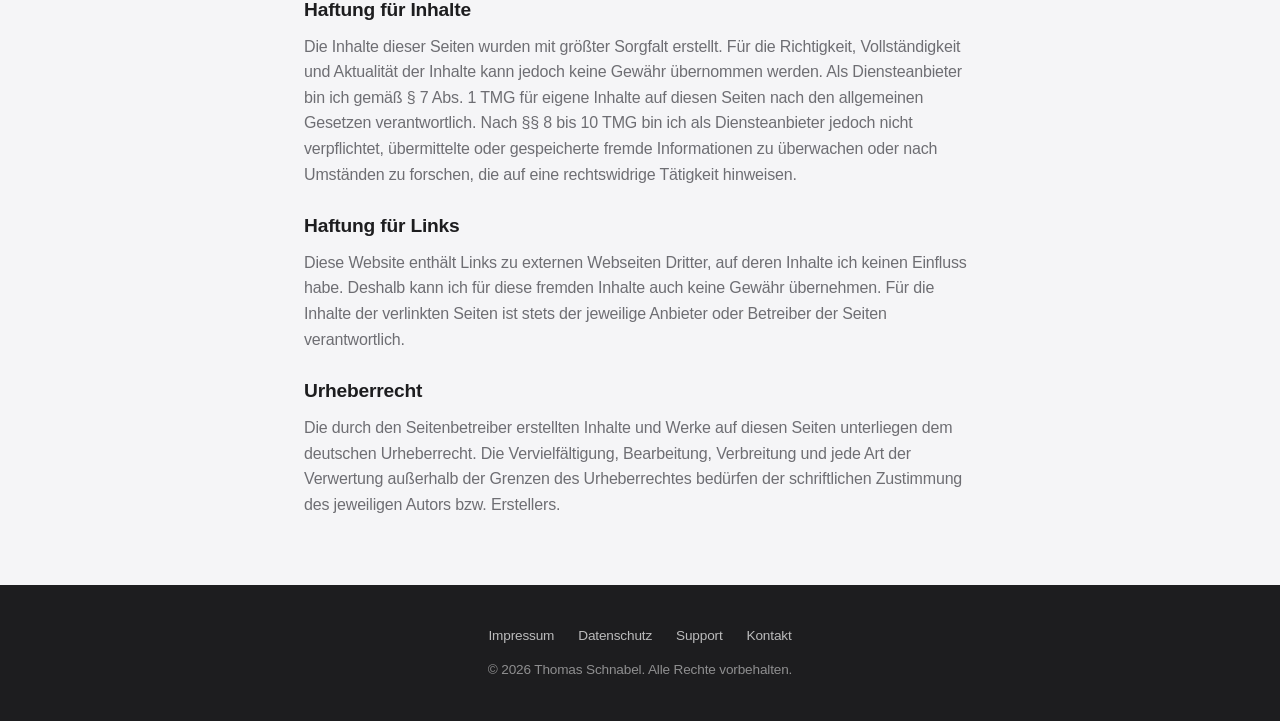
<file: impressum.html>
<!DOCTYPE html>
<html lang="de">
<head>
  <meta charset="UTF-8">
  <meta name="viewport" content="width=device-width, initial-scale=1.0">
  <!-- Security Headers -->
  <meta http-equiv="Content-Security-Policy" content="default-src 'none'; script-src 'self' 'sha256-XbPlJdLoerKqvafYJPXGYBX2A19PMIAoRNSn/ITt0z0='; style-src 'self'; img-src 'self'; font-src 'none'; connect-src 'none'; media-src 'none'; object-src 'none'; frame-src 'none'; child-src 'none'; worker-src 'none'; frame-ancestors 'none'; base-uri 'none'; form-action mailto:; upgrade-insecure-requests;">
  <meta name="referrer" content="strict-origin-when-cross-origin">
  <title>Impressum – NotenPilot</title>
  <meta name="description" content="Impressum und Kontaktinformationen für NotenPilot – die datenschutzkonforme Notenverwaltung für Lehrkräfte.">
  <meta name="robots" content="index, follow">
  <meta name="theme-color" content="#2A7B9B">
  <link rel="canonical" href="https://notenpilot.schnabel.it/impressum.html">
  <meta property="og:title" content="Impressum – NotenPilot">
  <meta property="og:description" content="Impressum und Kontaktinformationen für NotenPilot.">
  <meta property="og:type" content="website">
  <meta property="og:url" content="https://notenpilot.schnabel.it/impressum.html">
  <meta property="og:site_name" content="NotenPilot">
  <meta property="og:locale" content="de_DE">
  <meta name="twitter:card" content="summary">
  <meta name="twitter:title" content="Impressum – NotenPilot">
  <meta name="twitter:description" content="Impressum und Kontaktinformationen für NotenPilot.">
  <link rel="icon" type="image/png" href="/images/app-logo-1024.png">
  <link rel="apple-touch-icon" href="/images/app-logo-1024.png">
  <link rel="sitemap" type="application/xml" href="/sitemap.xml">
  <link rel="stylesheet" href="css/style.css">
  <script>
    (function(){var t=localStorage.getItem('theme')||(matchMedia('(prefers-color-scheme:dark)').matches?'dark':'light');document.documentElement.setAttribute('data-theme',t)})();
  </script>
  <script type="application/ld+json">
  {
    "@context": "https://schema.org",
    "@type": "Person",
    "name": "Thomas Schnabel",
    "email": "notenpilot@schnabel.it",
    "address": {
      "@type": "PostalAddress",
      "streetAddress": "Querweg 21",
      "postalCode": "26127",
      "addressLocality": "Oldenburg",
      "addressCountry": "DE"
    }
  }
  </script>
</head>
<body>
  <a href="#main-content" class="skip-to-content">Zum Inhalt springen</a>

  <header class="header">
    <div class="container">
      <a href="/" class="logo">
        <svg width="28" height="28" viewBox="0 0 28 28" fill="none"><rect width="28" height="28" rx="6" fill="#1a5276"/><text x="14" y="19" text-anchor="middle" fill="#fff" font-size="16" font-weight="700" font-family="system-ui">N</text></svg>
        NotenPilot
      </a>
      <nav class="nav-links" aria-label="Hauptnavigation">
        <a href="/">Startseite</a>
        <a href="/support.html">Support</a>
        <a href="/datenschutz.html">Datenschutz</a>
        <a href="/impressum.html" class="is-active">Impressum</a>
      </nav>
      <button class="theme-toggle" aria-label="Farbschema wechseln">
        <svg class="icon-moon" viewBox="0 0 24 24" fill="none" stroke="currentColor" stroke-width="2" stroke-linecap="round" stroke-linejoin="round"><path d="M21 12.79A9 9 0 1 1 11.21 3 7 7 0 0 0 21 12.79z"/></svg>
        <svg class="icon-sun" viewBox="0 0 24 24" fill="none" stroke="currentColor" stroke-width="2" stroke-linecap="round" stroke-linejoin="round"><circle cx="12" cy="12" r="5"/><line x1="12" y1="1" x2="12" y2="3"/><line x1="12" y1="21" x2="12" y2="23"/><line x1="4.22" y1="4.22" x2="5.64" y2="5.64"/><line x1="18.36" y1="18.36" x2="19.78" y2="19.78"/><line x1="1" y1="12" x2="3" y2="12"/><line x1="21" y1="12" x2="23" y2="12"/><line x1="4.22" y1="19.78" x2="5.64" y2="18.36"/><line x1="18.36" y1="5.64" x2="19.78" y2="4.22"/></svg>
      </button>
      <button class="hamburger" aria-label="Menü öffnen">
        <span></span><span></span><span></span>
      </button>
    </div>
  </header>

  <main id="main-content" class="content-page">
    <h1>Impressum</h1>
    <p class="subtitle">Angaben gemäß § 5 TMG</p>

    <nav class="content-toc" aria-label="Inhaltsverzeichnis">
      <h2>Inhaltsverzeichnis</h2>
      <ol>
        <li><a href="#verantwortlich">Verantwortlich</a></li>
        <li><a href="#kontakt">Kontakt</a></li>
        <li><a href="#mstv">Verantwortlich nach § 18 Abs. 2 MStV</a></li>
        <li><a href="#kontaktformular">Kontaktformular</a></li>
        <li><a href="#haftung">Haftungsausschluss</a></li>
      </ol>
    </nav>

    <h2 id="verantwortlich">Verantwortlich</h2>
    <p>
      Thomas Schnabel<br>
      Querweg 21<br>
      26127 Oldenburg
    </p>

    <h2 id="kontakt">Kontakt</h2>
    <p>E-Mail: <a href="mailto:notenpilot@schnabel.it">notenpilot@schnabel.it</a></p>

    <h2 id="mstv">Verantwortlich für den Inhalt nach § 18 Abs. 2 MStV (Medienstaatsvertrag)</h2>
    <p>
      Thomas Schnabel<br>
      Querweg 21<br>
      26127 Oldenburg
    </p>

    <h2 id="kontaktformular">Kontaktformular</h2>
    <p class="contact-hint">Sie haben eine Frage oder ein Anliegen? Nutzen Sie das folgende Formular – wir antworten innerhalb von 48 Stunden.</p>
    <form class="contact-form" action="mailto:notenpilot@schnabel.it" method="POST" enctype="text/plain">
      <div class="form-group">
        <label for="contact-name">Name</label>
        <input type="text" id="contact-name" name="Name" required autocomplete="name">
      </div>
      <div class="form-group">
        <label for="contact-email">E-Mail</label>
        <input type="email" id="contact-email" name="E-Mail" required autocomplete="email">
      </div>
      <div class="form-group">
        <label for="contact-subject">Betreff</label>
        <input type="text" id="contact-subject" name="Betreff" required autocomplete="off">
      </div>
      <div class="form-group">
        <label for="contact-message">Nachricht</label>
        <textarea id="contact-message" name="Nachricht" rows="5" required autocomplete="off"></textarea>
      </div>
      <button type="submit" class="btn">Nachricht senden</button>
    </form>

    <h2 id="haftung">Haftungsausschluss</h2>
    <h3>Haftung für Inhalte</h3>
    <p>Die Inhalte dieser Seiten wurden mit größter Sorgfalt erstellt. Für die Richtigkeit, Vollständigkeit und Aktualität der Inhalte kann jedoch keine Gewähr übernommen werden. Als Diensteanbieter bin ich gemäß § 7 Abs. 1 TMG für eigene Inhalte auf diesen Seiten nach den allgemeinen Gesetzen verantwortlich. Nach §§ 8 bis 10 TMG bin ich als Diensteanbieter jedoch nicht verpflichtet, übermittelte oder gespeicherte fremde Informationen zu überwachen oder nach Umständen zu forschen, die auf eine rechtswidrige Tätigkeit hinweisen.</p>

    <h3>Haftung für Links</h3>
    <p>Diese Website enthält Links zu externen Webseiten Dritter, auf deren Inhalte ich keinen Einfluss habe. Deshalb kann ich für diese fremden Inhalte auch keine Gewähr übernehmen. Für die Inhalte der verlinkten Seiten ist stets der jeweilige Anbieter oder Betreiber der Seiten verantwortlich.</p>

    <h3>Urheberrecht</h3>
    <p>Die durch den Seitenbetreiber erstellten Inhalte und Werke auf diesen Seiten unterliegen dem deutschen Urheberrecht. Die Vervielfältigung, Bearbeitung, Verbreitung und jede Art der Verwertung außerhalb der Grenzen des Urheberrechtes bedürfen der schriftlichen Zustimmung des jeweiligen Autors bzw. Erstellers.</p>
  </main>

  <footer class="footer">
    <div class="container">
      <div class="footer-links">
        <a href="/impressum.html">Impressum</a>
        <a href="/datenschutz.html">Datenschutz</a>
        <a href="/support.html">Support</a>
        <a href="mailto:notenpilot@schnabel.it">Kontakt</a>
      </div>
      <p>&copy; 2026 Thomas Schnabel. Alle Rechte vorbehalten.</p>
    </div>
  </footer>

  <script src="js/main.js"></script>
</body>
</html>
</file>
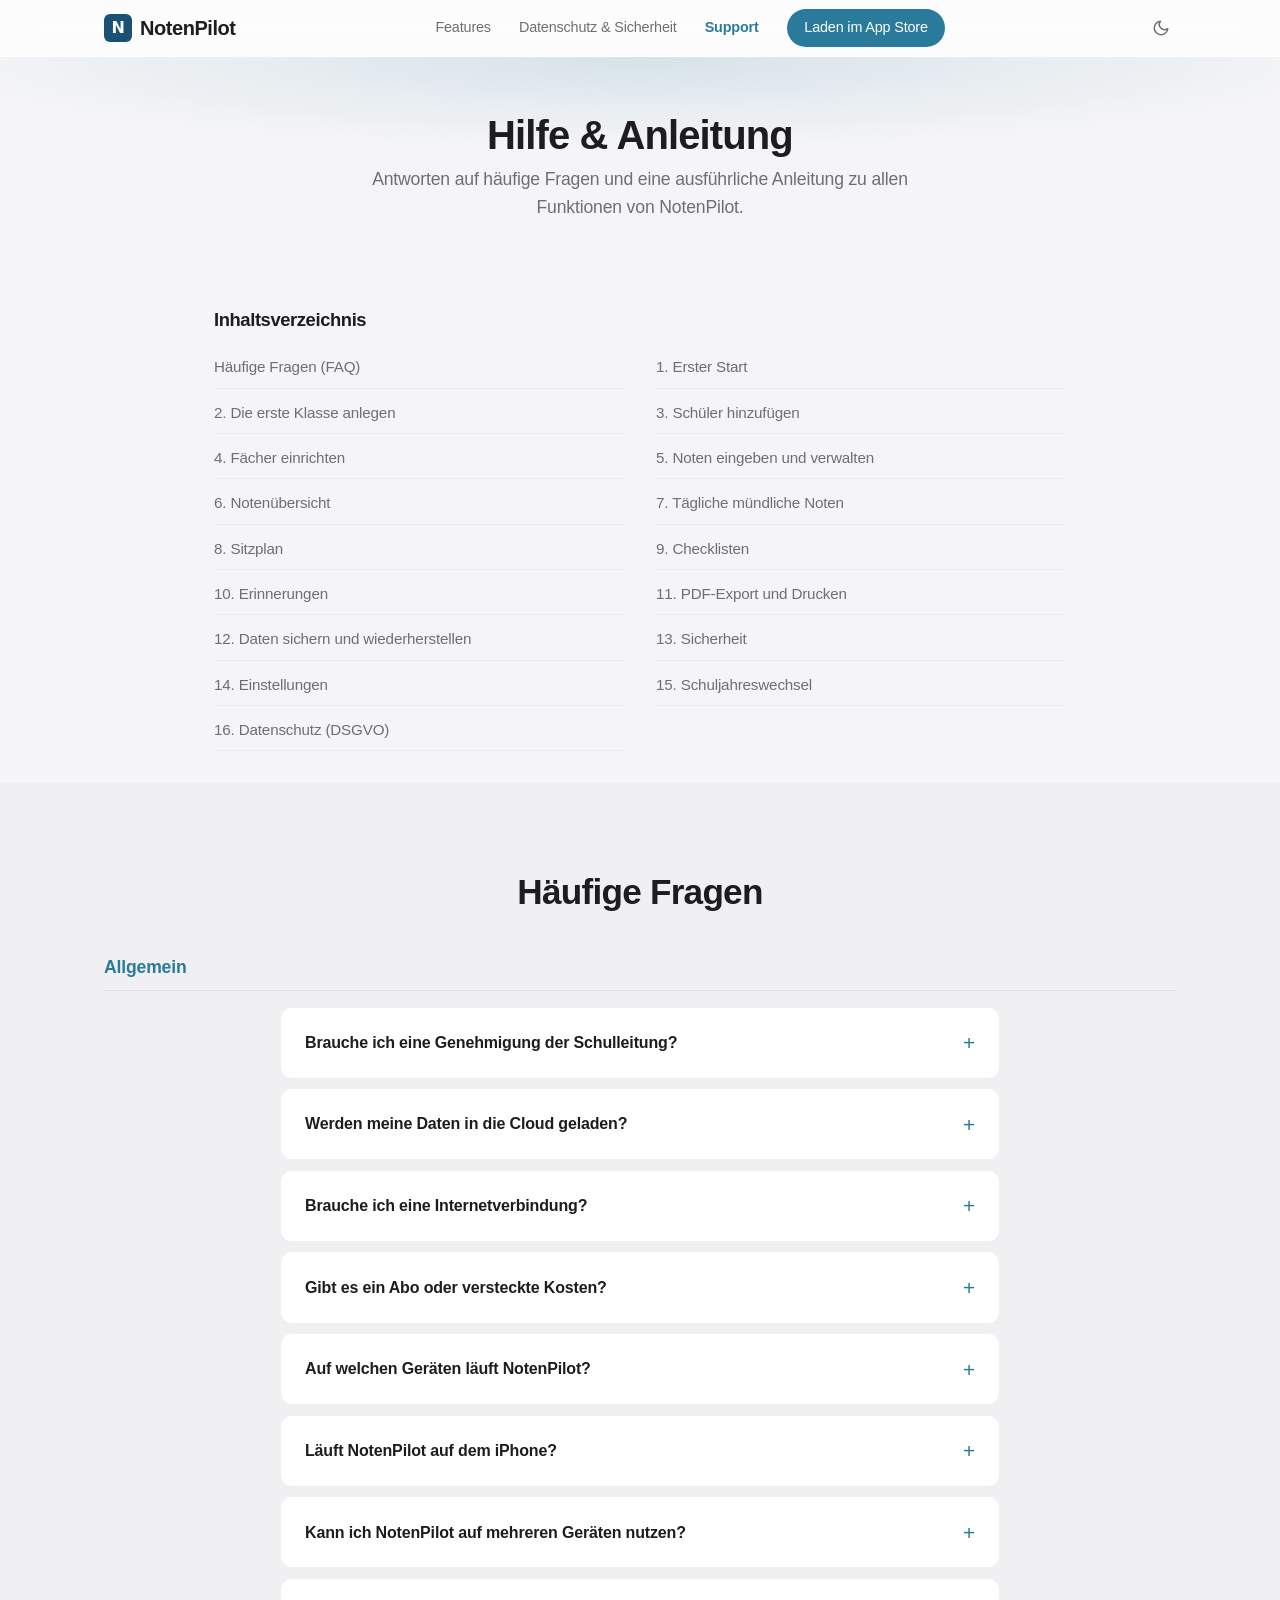
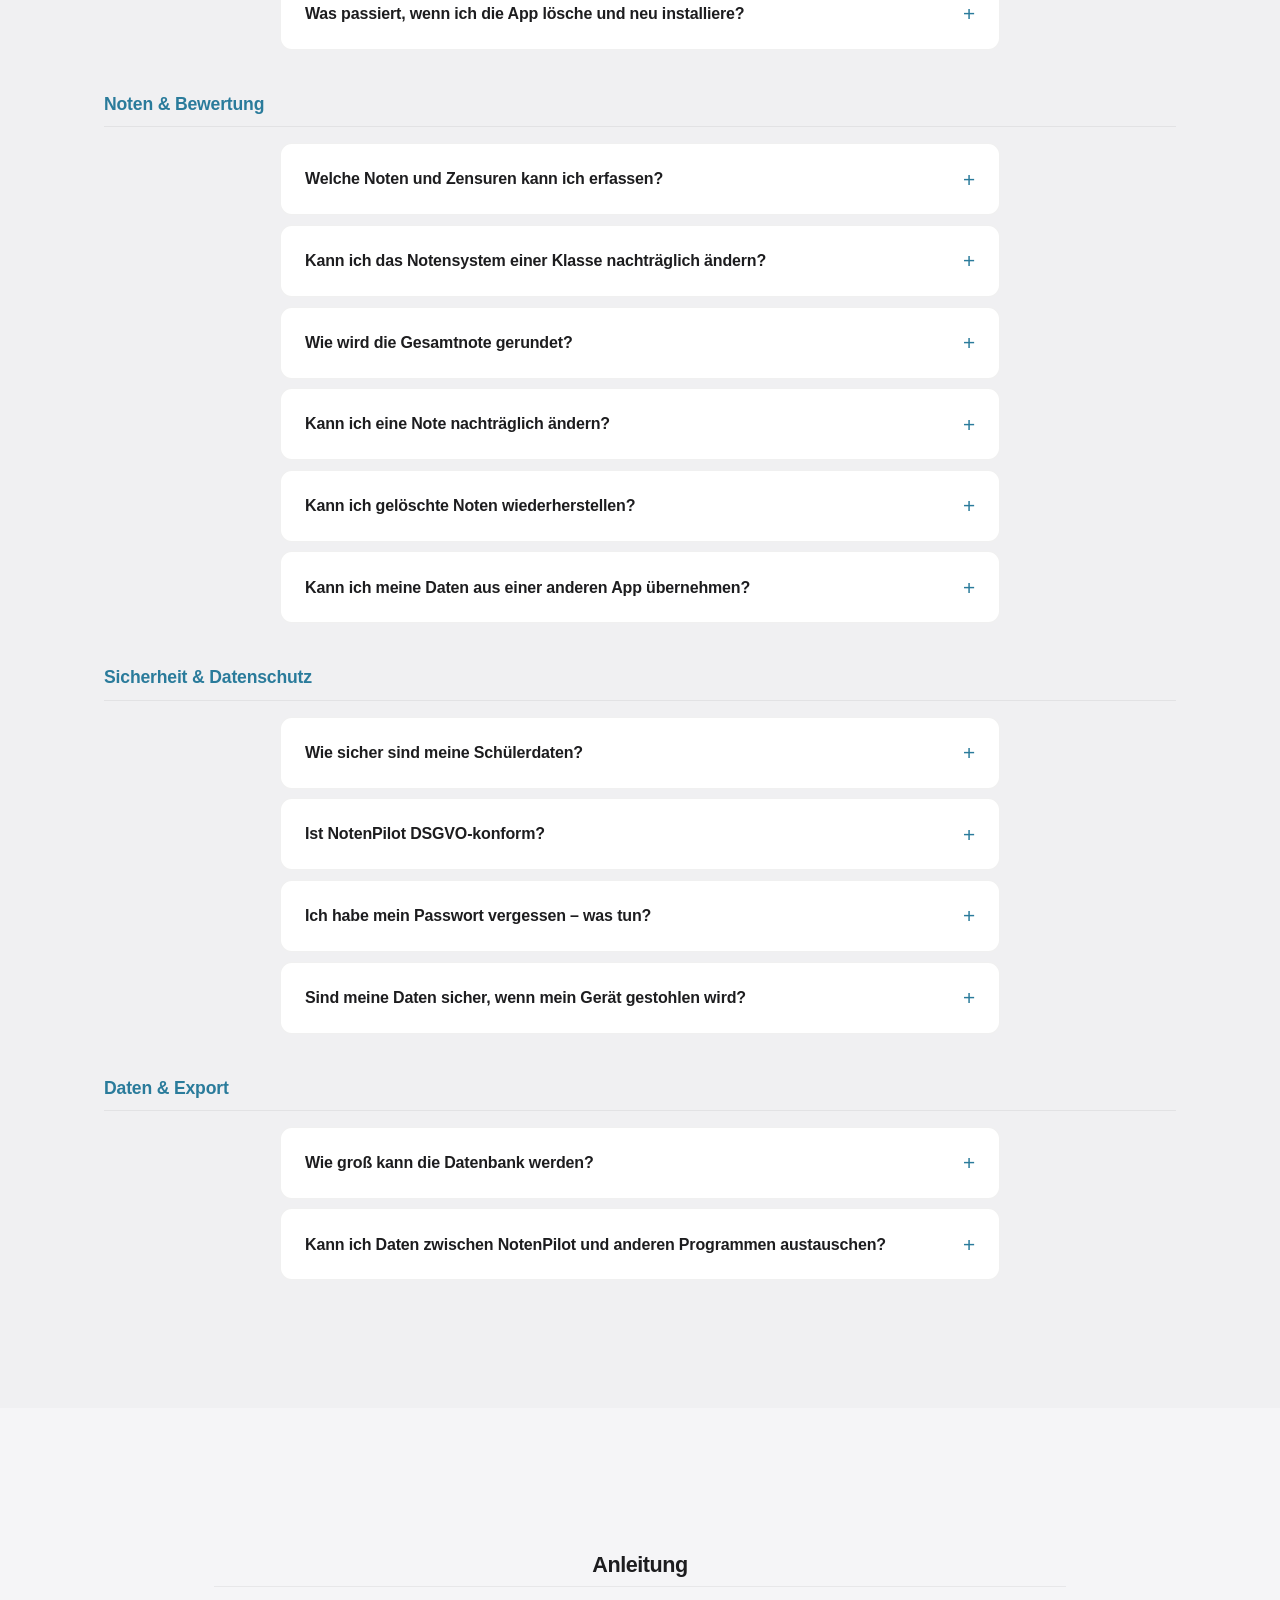
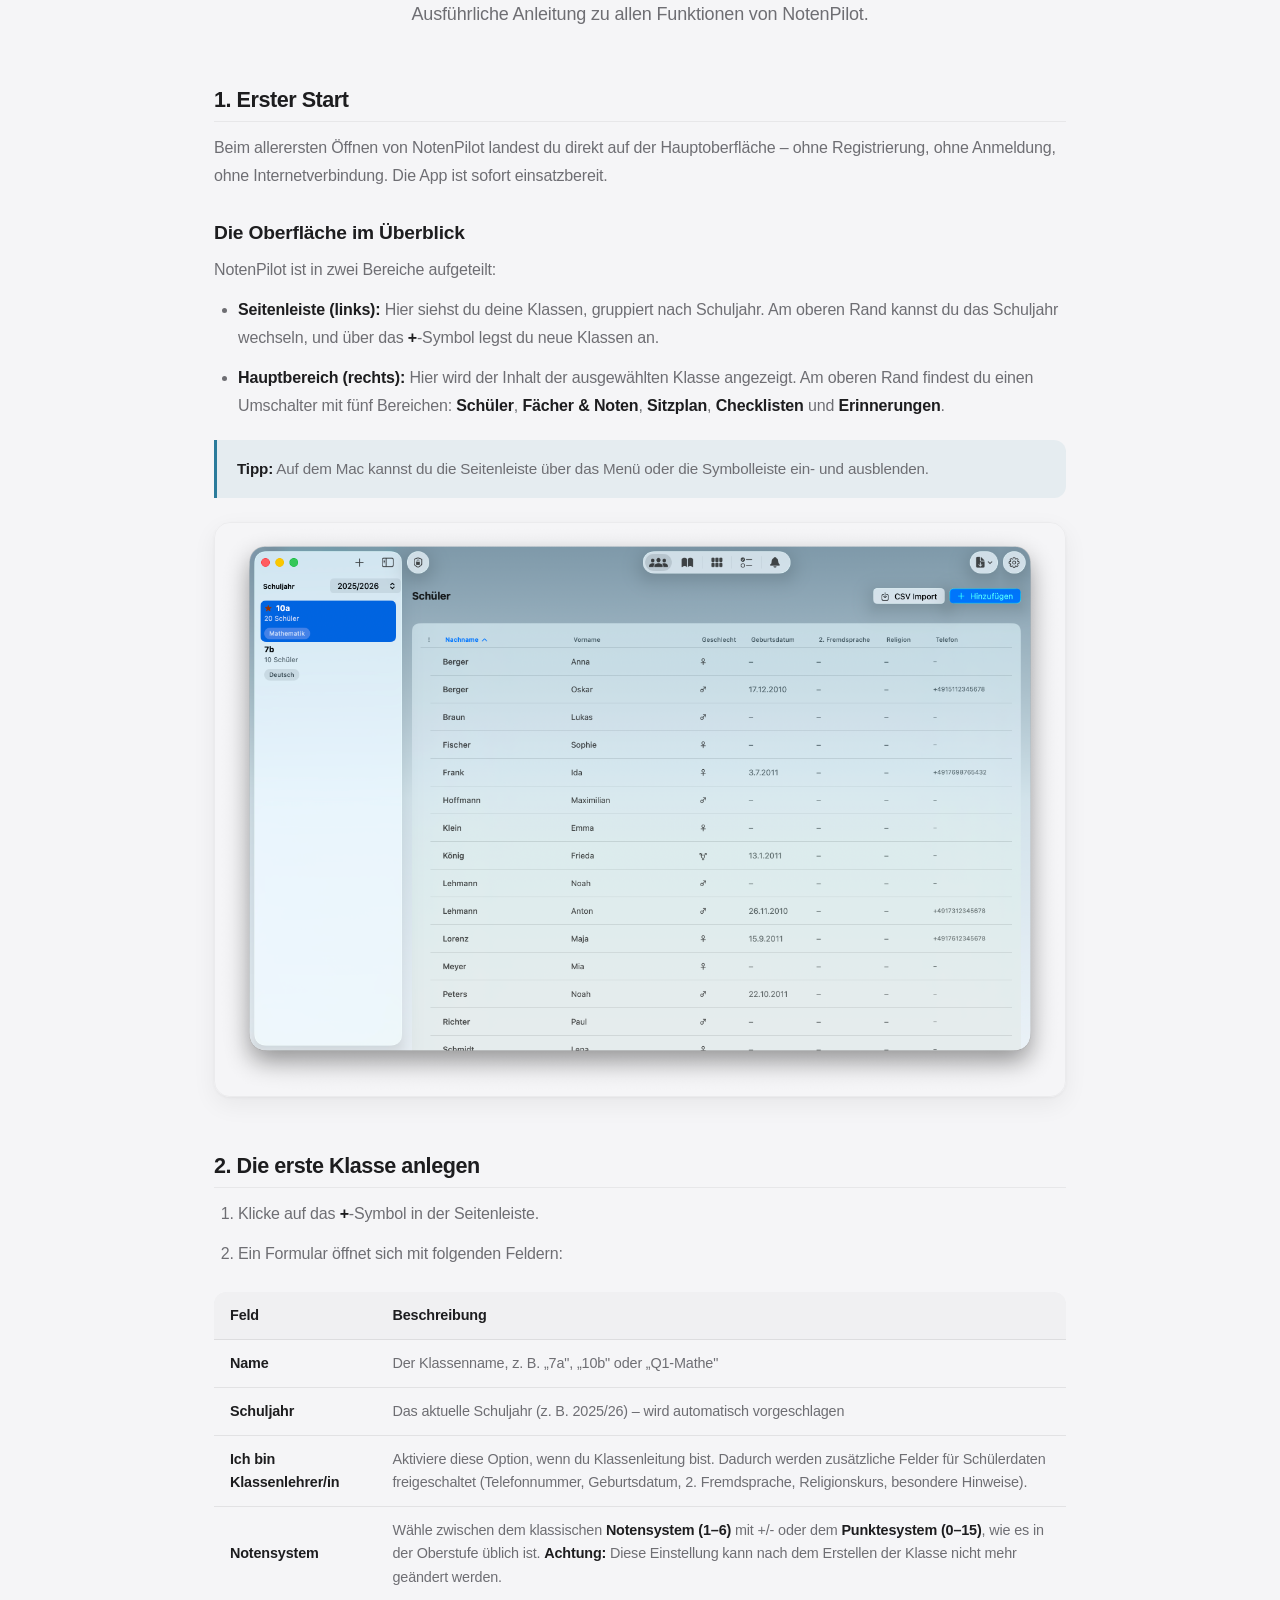
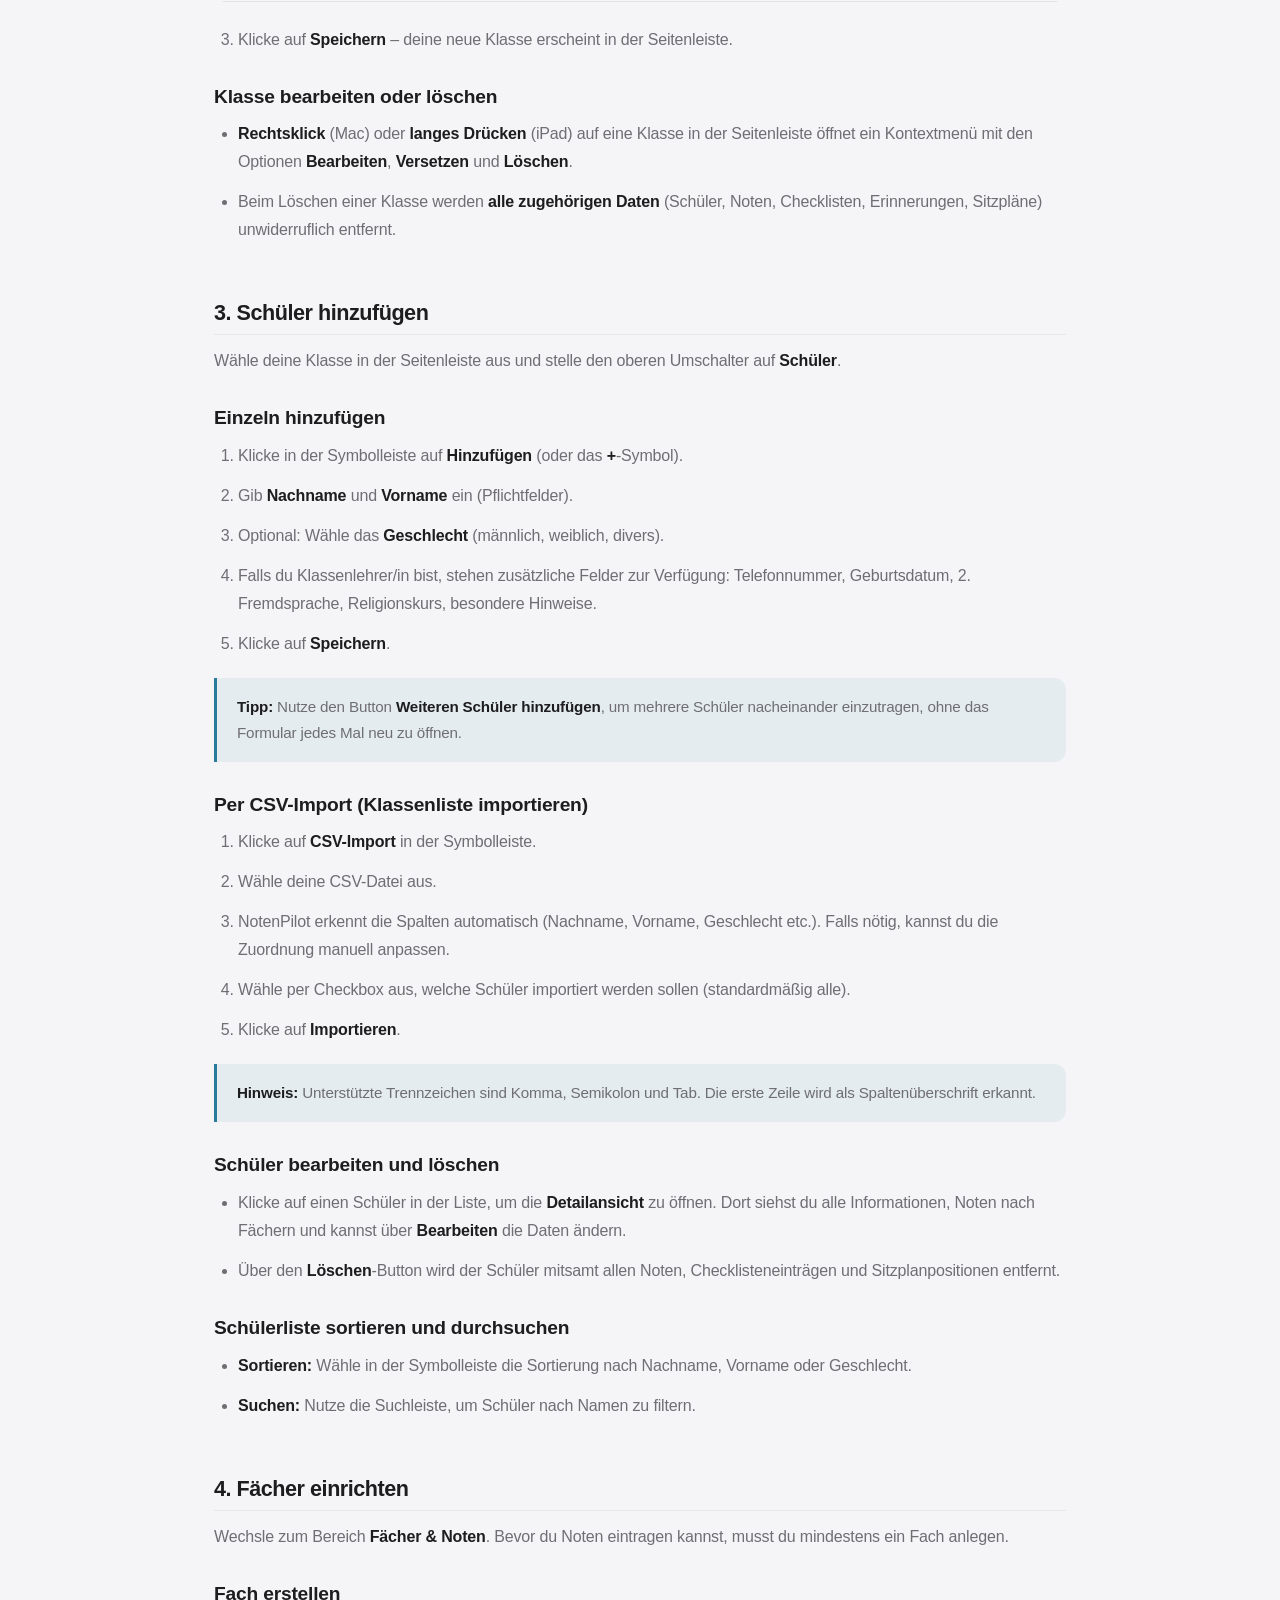
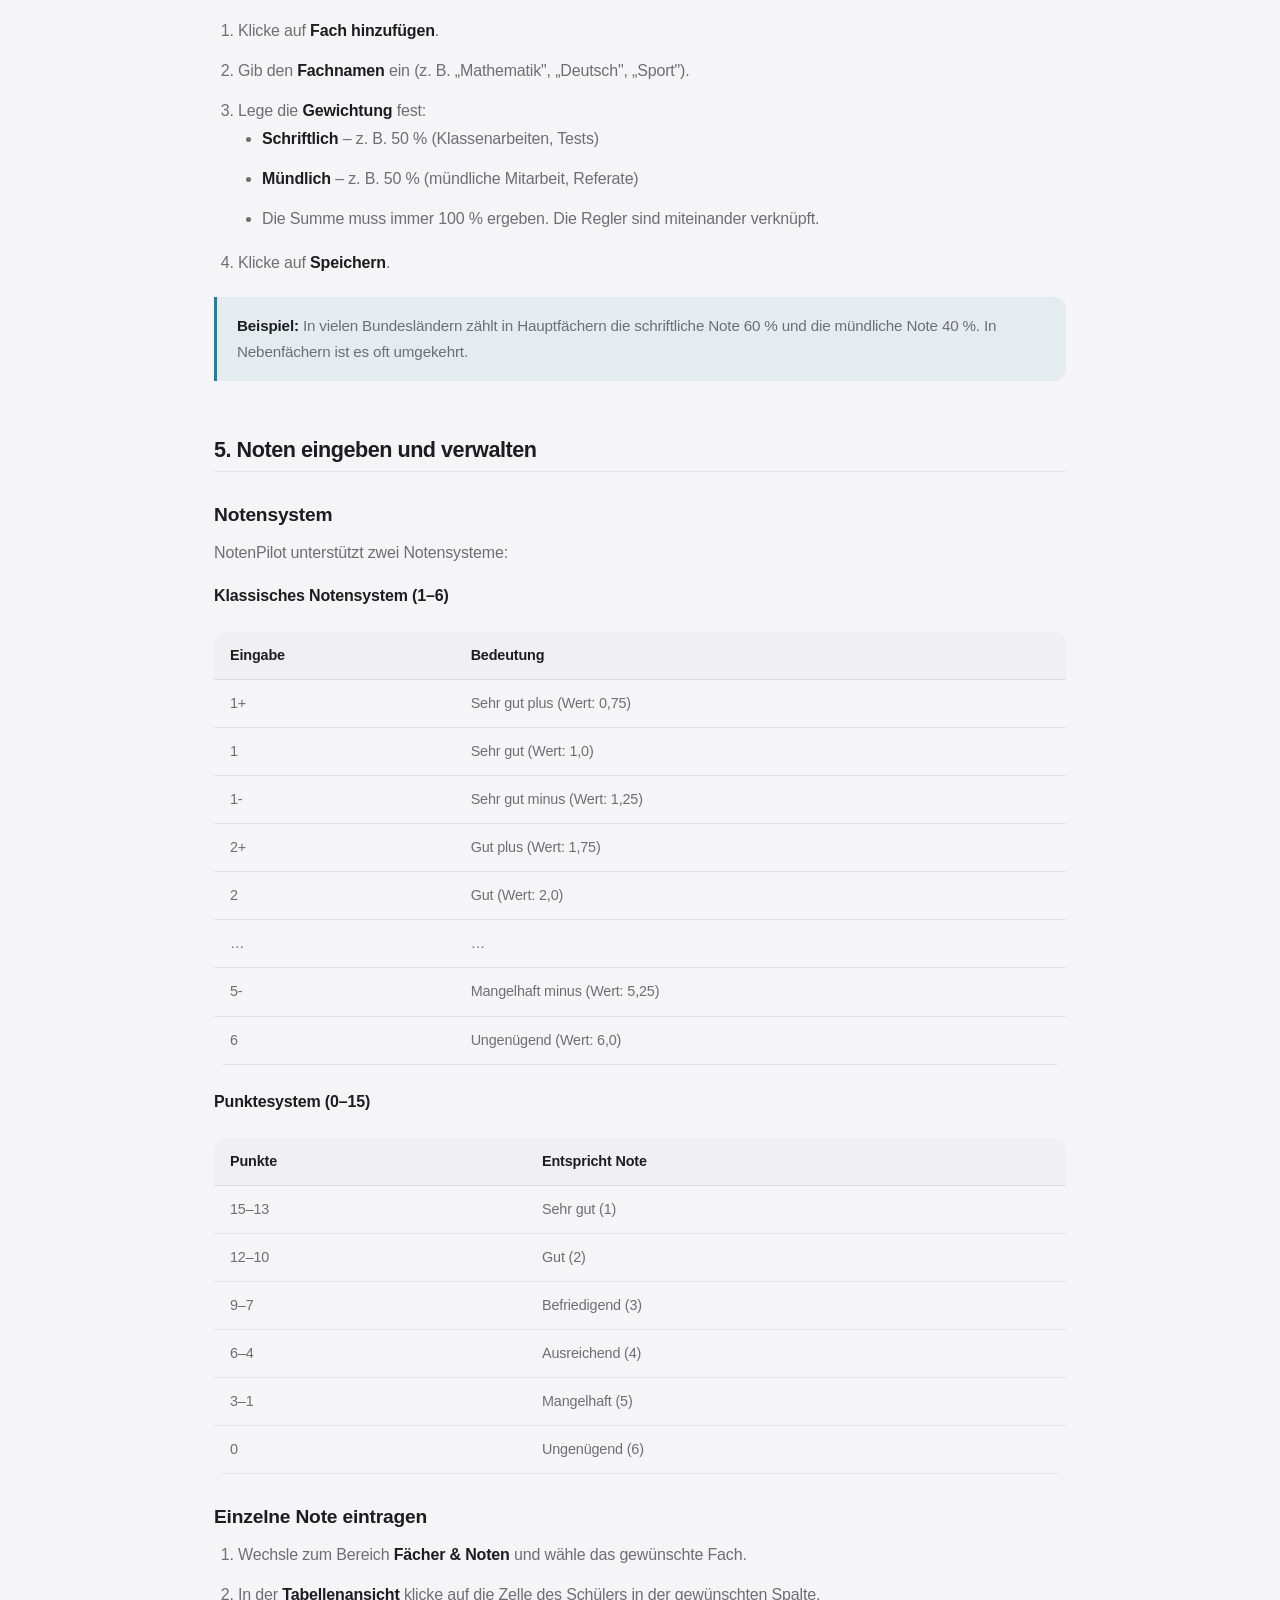
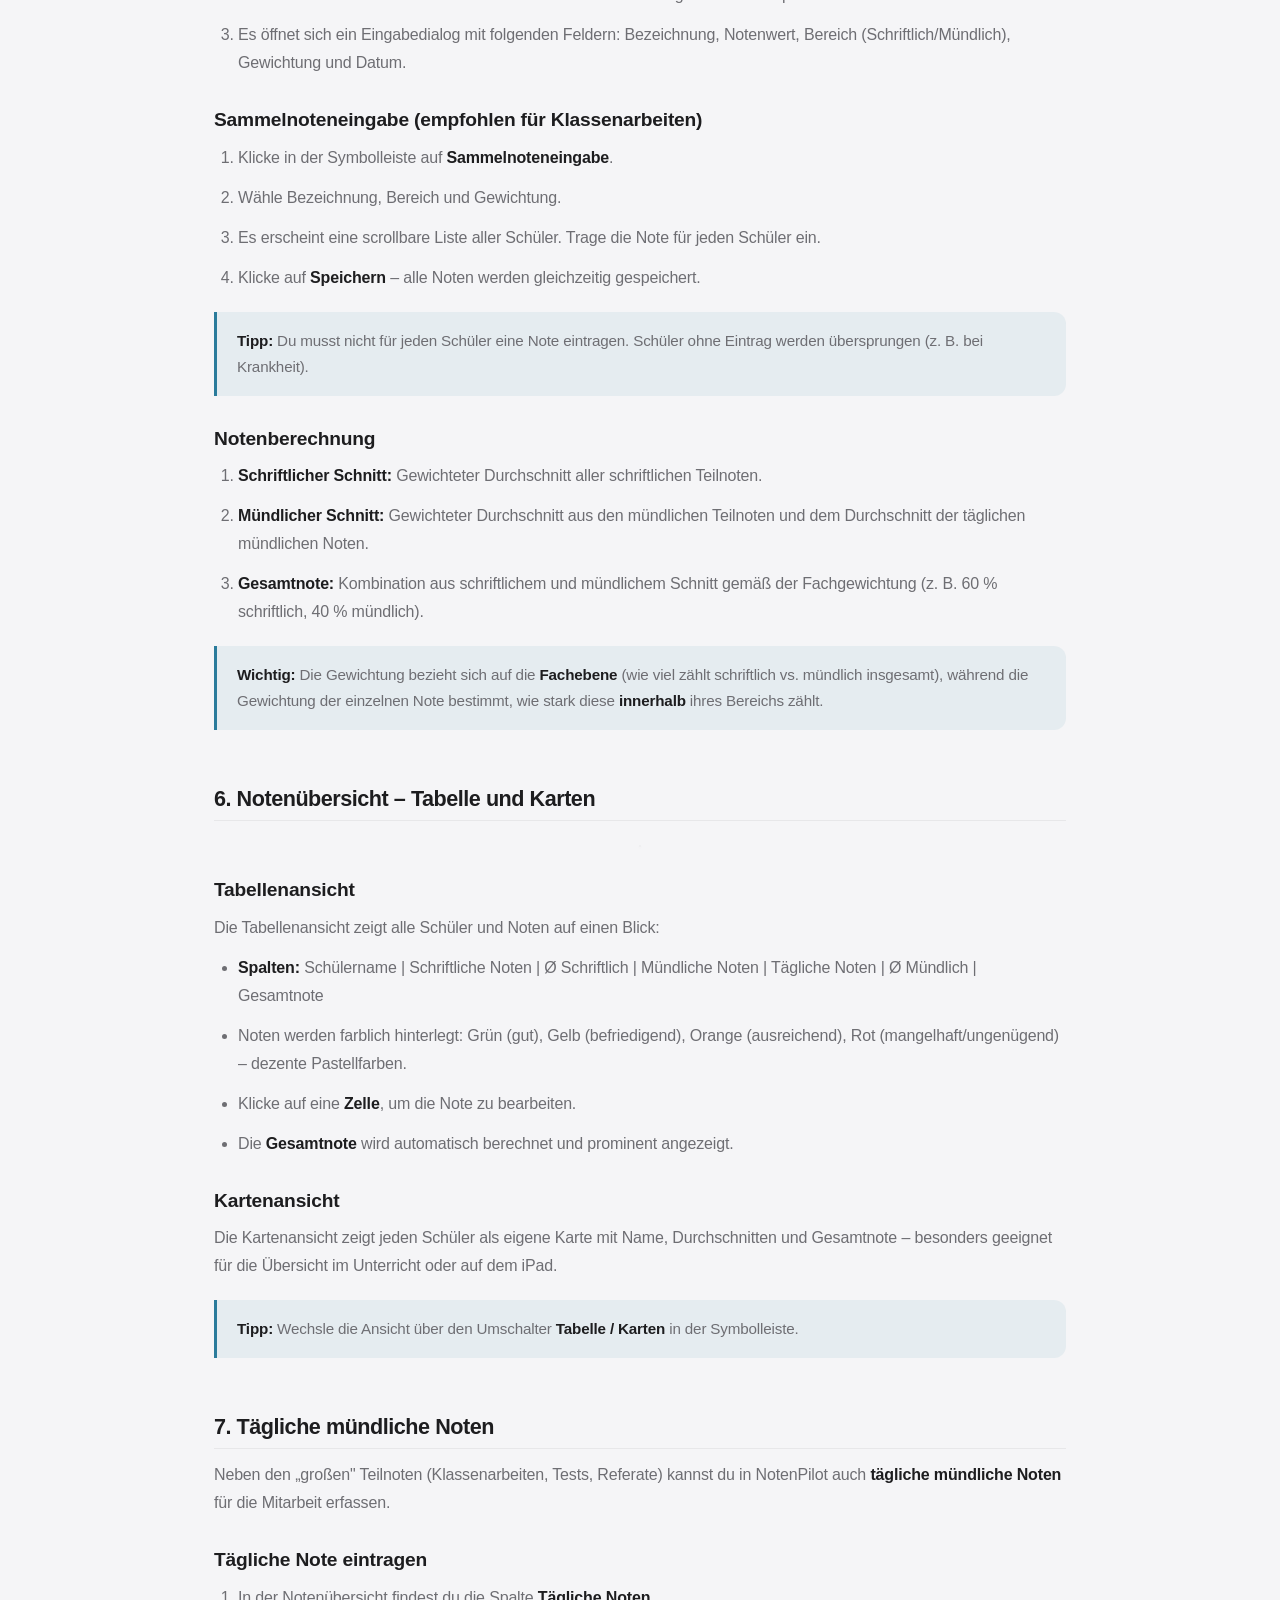
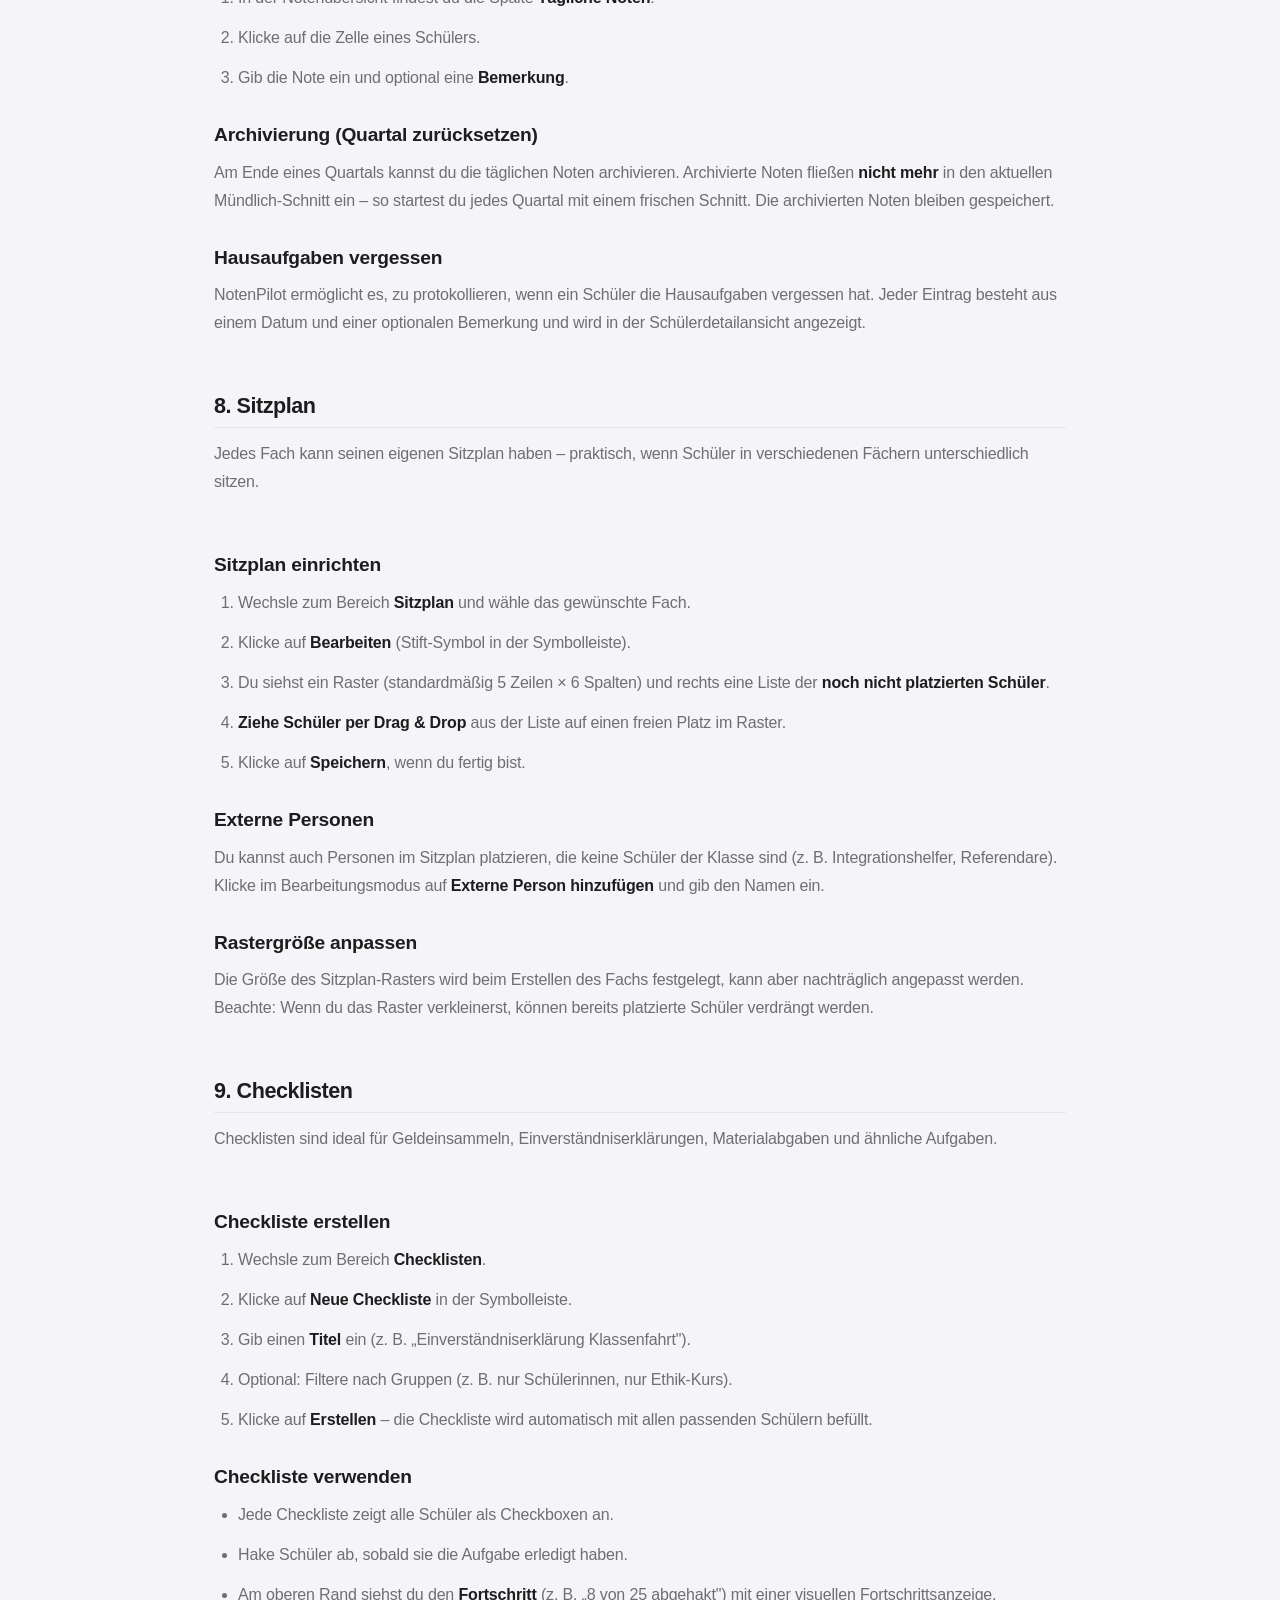
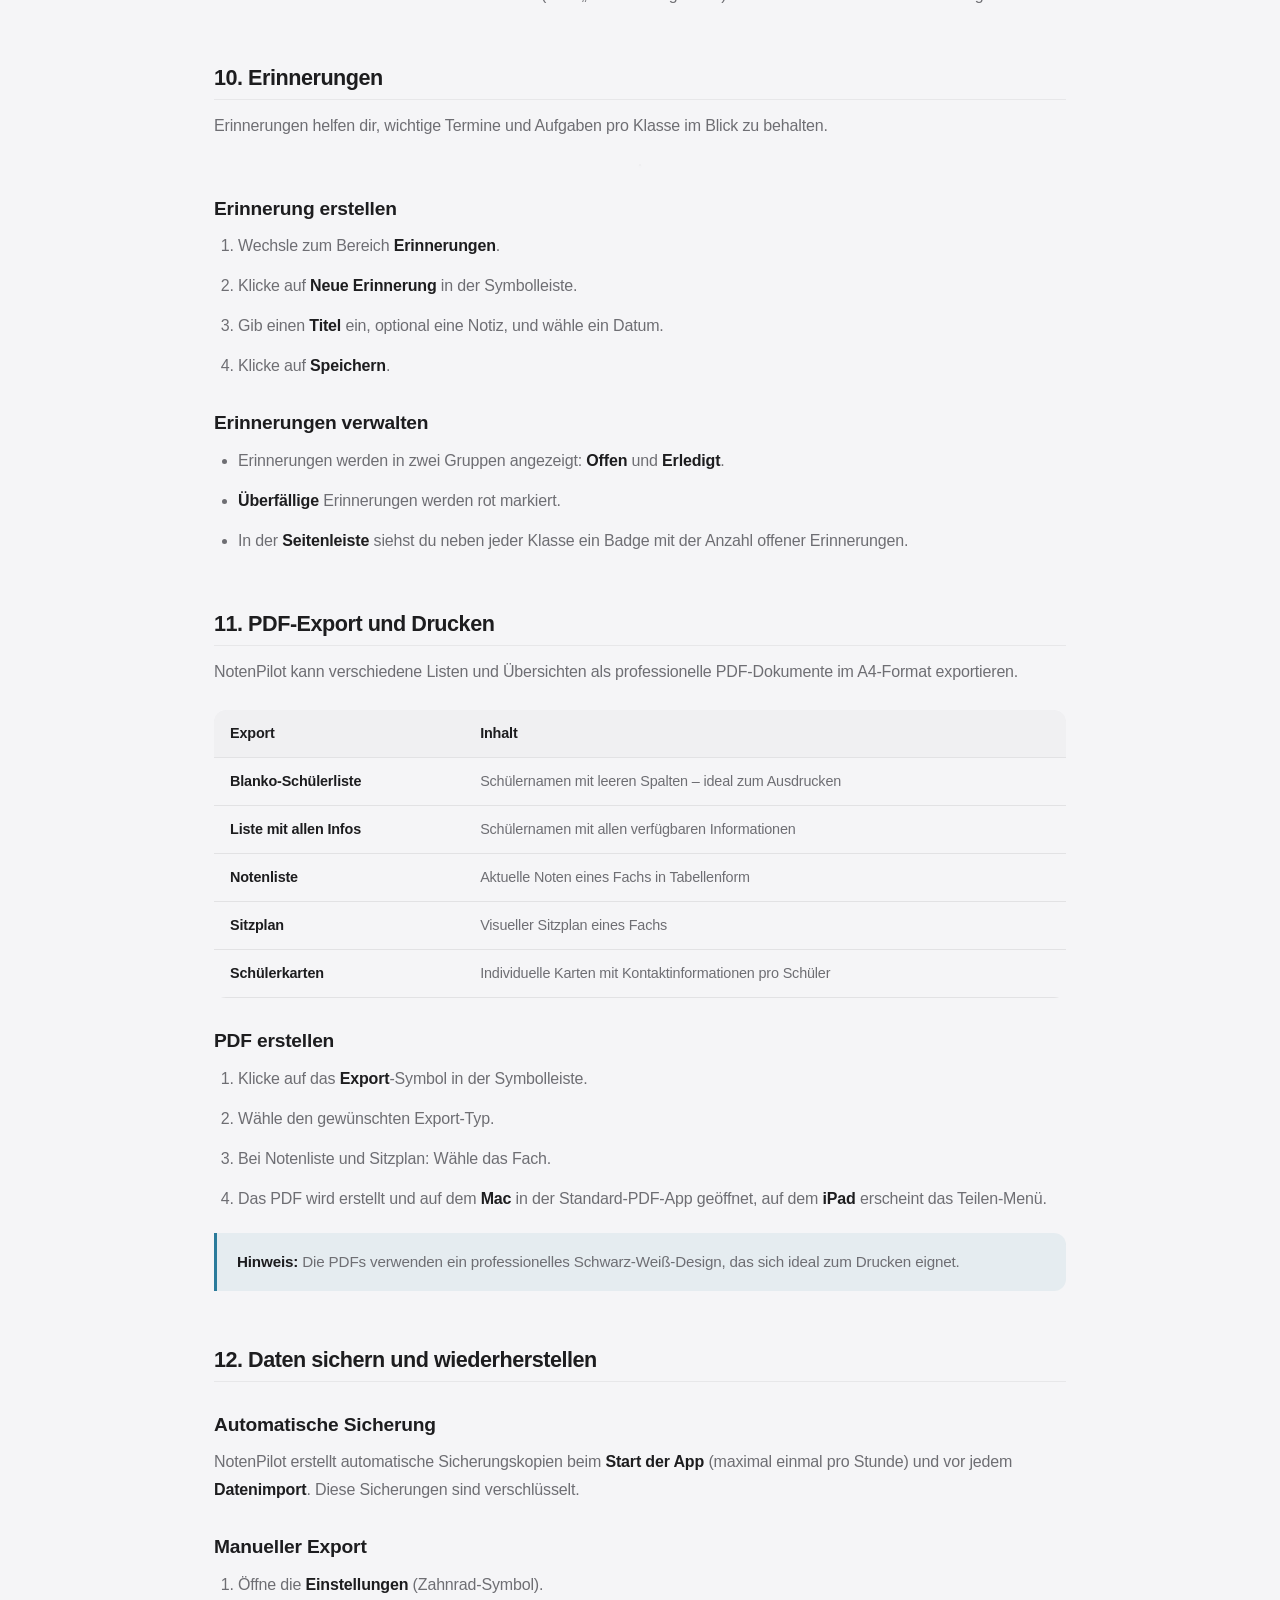
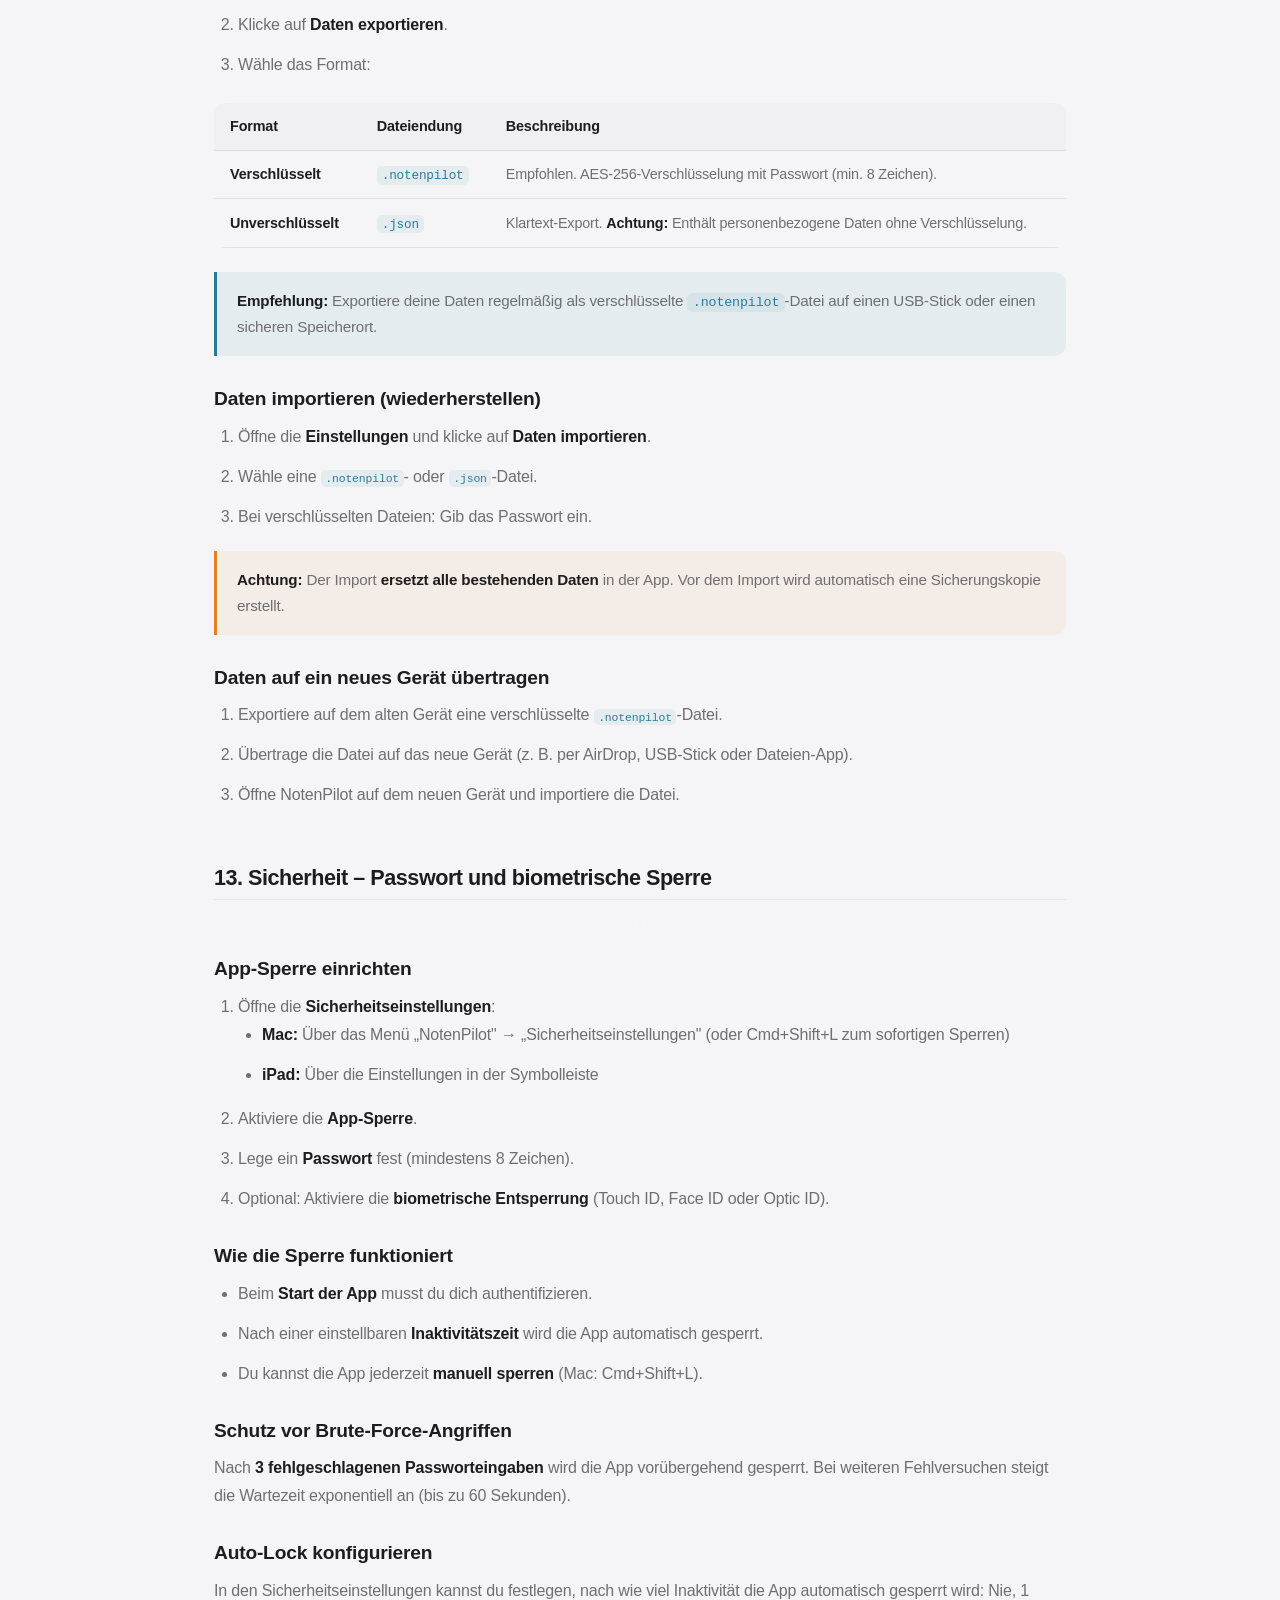
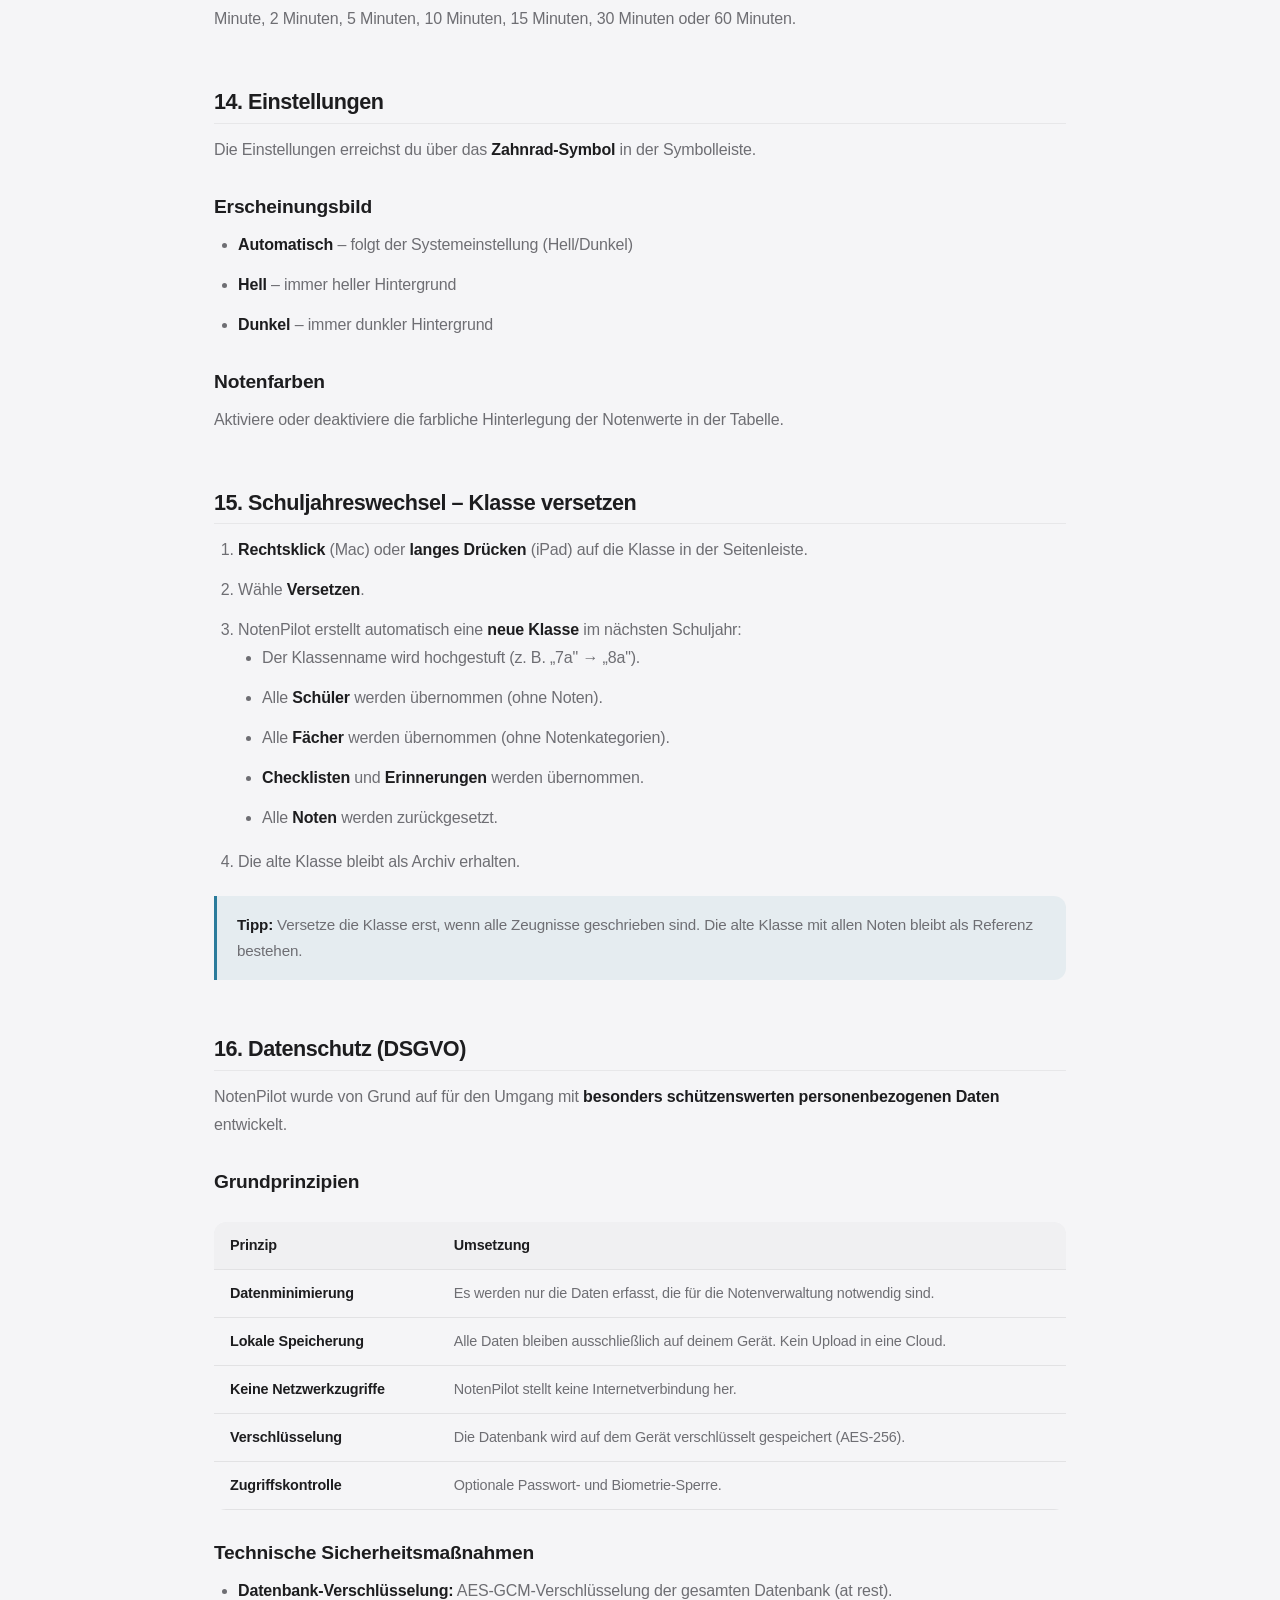
<file: support.html>
<!DOCTYPE html>
<html lang="de">
<head>
  <meta charset="UTF-8">
  <meta name="viewport" content="width=device-width, initial-scale=1.0">
  <!-- Security Headers -->
  <meta http-equiv="Content-Security-Policy" content="default-src 'none'; script-src 'self' 'sha256-XbPlJdLoerKqvafYJPXGYBX2A19PMIAoRNSn/ITt0z0='; style-src 'self'; img-src 'self'; font-src 'none'; connect-src 'none'; media-src 'none'; object-src 'none'; frame-src 'none'; child-src 'none'; worker-src 'none'; frame-ancestors 'none'; base-uri 'none'; form-action 'none'; upgrade-insecure-requests;">
  <meta name="referrer" content="strict-origin-when-cross-origin">
  <title>Hilfe & Anleitung – NotenPilot</title>
  <meta name="description" content="Hilfe, Anleitung und häufige Fragen zu NotenPilot – der datenschutzkonformen Notenverwaltung für Lehrkräfte auf Mac und iPad.">
  <meta name="robots" content="index, follow">
  <meta name="theme-color" content="#2A7B9B">
  <link rel="canonical" href="https://notenpilot.schnabel.it/support.html">
  <meta property="og:title" content="Hilfe & Anleitung – NotenPilot">
  <meta property="og:description" content="Häufige Fragen und ausführliche Anleitung für NotenPilot – Notenverwaltung, Sitzpläne, Checklisten und mehr.">
  <meta property="og:type" content="website">
  <meta property="og:url" content="https://notenpilot.schnabel.it/support.html">
  <meta property="og:site_name" content="NotenPilot">
  <meta property="og:locale" content="de_DE">
  <meta name="twitter:card" content="summary">
  <meta name="twitter:title" content="Hilfe & Anleitung – NotenPilot">
  <meta name="twitter:description" content="Häufige Fragen und ausführliche Anleitung für NotenPilot – Notenverwaltung, Sitzpläne, Checklisten und mehr.">
  <link rel="icon" type="image/png" href="/images/app-logo-1024.png">
  <link rel="apple-touch-icon" href="/images/app-logo-1024.png">
  <link rel="sitemap" type="application/xml" href="/sitemap.xml">
  <link rel="stylesheet" href="css/style.css">
  <script>
    (function(){var t=localStorage.getItem('theme')||(matchMedia('(prefers-color-scheme:dark)').matches?'dark':'light');document.documentElement.setAttribute('data-theme',t)})();
  </script>
  <script type="application/ld+json">
  {
    "@context": "https://schema.org",
    "@type": "FAQPage",
    "mainEntity": [
      {
        "@type": "Question",
        "name": "Brauche ich eine Genehmigung der Schulleitung?",
        "acceptedAnswer": {
          "@type": "Answer",
          "text": "In den meisten Bundesländern ist eine Genehmigung oder Anzeige bei der Schulleitung erforderlich, wenn du Schülerdaten auf einem privaten Gerät verarbeitest. NotenPilot ist so konzipiert, dass es die technischen Anforderungen dieser Genehmigung erfüllt: lokale Speicherung, AES-256-Verschlüsselung, Passwortschutz und keine Datenübertragung an Dritte."
        }
      },
      {
        "@type": "Question",
        "name": "Werden meine Daten in die Cloud geladen?",
        "acceptedAnswer": {
          "@type": "Answer",
          "text": "Nein. NotenPilot speichert alle Daten ausschließlich lokal auf deinem Gerät. Es werden keinerlei Netzwerkverbindungen hergestellt – die App funktioniert komplett offline."
        }
      },
      {
        "@type": "Question",
        "name": "Gibt es ein Abo oder versteckte Kosten?",
        "acceptedAnswer": {
          "@type": "Answer",
          "text": "Nein. NotenPilot ist ein Einmalkauf. Alle Funktionen sind enthalten, es gibt keine In-App-Käufe, kein Abo und keine Werbung. Zukünftige Updates sind im Kaufpreis inbegriffen."
        }
      },
      {
        "@type": "Question",
        "name": "Auf welchen Geräten läuft NotenPilot?",
        "acceptedAnswer": {
          "@type": "Answer",
          "text": "NotenPilot läuft auf dem Mac (macOS) und dem iPad (iPadOS). Beide Versionen sind im Kaufpreis enthalten."
        }
      },
      {
        "@type": "Question",
        "name": "Brauche ich eine Internetverbindung?",
        "acceptedAnswer": {
          "@type": "Answer",
          "text": "Nein. NotenPilot funktioniert komplett offline. Es wird keine Internetverbindung benötigt oder hergestellt."
        }
      },
      {
        "@type": "Question",
        "name": "Läuft NotenPilot auf dem iPhone?",
        "acceptedAnswer": {
          "@type": "Answer",
          "text": "Nein, NotenPilot ist für Mac und iPad optimiert. Ein iPad bietet die nötige Bildschirmgröße, um Klassenlisten und Notenübersichten übersichtlich darzustellen."
        }
      },
      {
        "@type": "Question",
        "name": "Ist NotenPilot DSGVO-konform?",
        "acceptedAnswer": {
          "@type": "Answer",
          "text": "Ja. NotenPilot verarbeitet keine personenbezogenen Daten außerhalb deines Geräts. Es gibt kein Tracking, keine Analyse-Tools und keinen Code von Drittanbietern. Die App wurde nach den Anforderungen der DSGVO und der Schuldatenschutzverordnungen der Bundesländer entwickelt."
        }
      },
      {
        "@type": "Question",
        "name": "Ich habe mein Passwort vergessen – was tun?",
        "acceptedAnswer": {
          "@type": "Answer",
          "text": "Leider kann das Passwort nicht zurückgesetzt werden, da alle Daten lokal verschlüsselt sind und es keinen Server gibt, der ein Passwort-Reset ermöglicht. Ohne das Passwort ist kein Zugriff auf die gesperrte App möglich. Wenn du eine unverschlüsselte Sicherungskopie hast, kannst du die App neu installieren und die Daten importieren."
        }
      }
    ]
  }
  </script>
</head>
<body>
  <a href="#main-content" class="skip-to-content">Zum Inhalt springen</a>

  <!-- Header -->
  <header class="header">
    <div class="container">
      <a href="/" class="logo">
        <svg width="28" height="28" viewBox="0 0 28 28" fill="none"><rect width="28" height="28" rx="6" fill="#1a5276"/><text x="14" y="19" text-anchor="middle" fill="#fff" font-size="16" font-weight="700" font-family="system-ui">N</text></svg>
        NotenPilot
      </a>
      <nav class="nav-links" aria-label="Hauptnavigation">
        <a href="/#features">Features</a>
        <a href="/#datenschutz">Datenschutz & Sicherheit</a>
        <a href="/support.html" class="is-active">Support</a>
        <a href="/#appstore" class="nav-cta">Laden im App Store</a>
      </nav>
      <button class="theme-toggle" aria-label="Farbschema wechseln">
        <svg class="icon-moon" viewBox="0 0 24 24" fill="none" stroke="currentColor" stroke-width="2" stroke-linecap="round" stroke-linejoin="round"><path d="M21 12.79A9 9 0 1 1 11.21 3 7 7 0 0 0 21 12.79z"/></svg>
        <svg class="icon-sun" viewBox="0 0 24 24" fill="none" stroke="currentColor" stroke-width="2" stroke-linecap="round" stroke-linejoin="round"><circle cx="12" cy="12" r="5"/><line x1="12" y1="1" x2="12" y2="3"/><line x1="12" y1="21" x2="12" y2="23"/><line x1="4.22" y1="4.22" x2="5.64" y2="5.64"/><line x1="18.36" y1="18.36" x2="19.78" y2="19.78"/><line x1="1" y1="12" x2="3" y2="12"/><line x1="21" y1="12" x2="23" y2="12"/><line x1="4.22" y1="19.78" x2="5.64" y2="18.36"/><line x1="18.36" y1="5.64" x2="19.78" y2="4.22"/></svg>
      </button>
      <button class="hamburger" aria-label="Menü öffnen">
        <span></span><span></span><span></span>
      </button>
    </div>
  </header>

  <main id="main-content">

  <!-- Support Hero -->
  <section class="support-hero">
    <div class="container">
      <h1>Hilfe & Anleitung</h1>
      <p>Antworten auf häufige Fragen und eine ausführliche Anleitung zu allen Funktionen von NotenPilot.</p>
    </div>
  </section>

  <!-- Inhaltsverzeichnis -->
  <nav class="support-toc" aria-label="Inhaltsverzeichnis">
    <h2>Inhaltsverzeichnis</h2>
    <div class="support-toc-grid">
      <a href="#faq">Häufige Fragen (FAQ)</a>
      <a href="#erster-start">1. Erster Start</a>
      <a href="#klasse-anlegen">2. Die erste Klasse anlegen</a>
      <a href="#schueler">3. Schüler hinzufügen</a>
      <a href="#faecher">4. Fächer einrichten</a>
      <a href="#noten">5. Noten eingeben und verwalten</a>
      <a href="#notenuebersicht">6. Notenübersicht</a>
      <a href="#taegliche-noten">7. Tägliche mündliche Noten</a>
      <a href="#sitzplan">8. Sitzplan</a>
      <a href="#checklisten">9. Checklisten</a>
      <a href="#erinnerungen">10. Erinnerungen</a>
      <a href="#pdf-export">11. PDF-Export und Drucken</a>
      <a href="#datensicherung">12. Daten sichern und wiederherstellen</a>
      <a href="#sicherheit">13. Sicherheit</a>
      <a href="#einstellungen">14. Einstellungen</a>
      <a href="#schuljahreswechsel">15. Schuljahreswechsel</a>
      <a href="#datenschutz-dsgvo">16. Datenschutz (DSGVO)</a>
    </div>
  </nav>

  <!-- FAQ -->
  <section class="section section--alt faq-section" id="faq">
    <div class="container">
      <h2 class="section-title">Häufige Fragen</h2>

      <!-- Allgemein -->
      <div class="faq-category">
        <h3>Allgemein</h3>
        <div class="faq-list">
          <details class="faq-item">
            <summary>Brauche ich eine Genehmigung der Schulleitung?</summary>
            <p>In den meisten Bundesländern ist eine Genehmigung oder Anzeige bei der Schulleitung erforderlich, wenn du Schülerdaten auf einem privaten Gerät verarbeitest. NotenPilot ist so konzipiert, dass es die technischen Anforderungen dieser Genehmigung erfüllt: lokale Speicherung, AES-256-Verschlüsselung, Passwortschutz und keine Datenübertragung an Dritte.</p>
          </details>
          <details class="faq-item">
            <summary>Werden meine Daten in die Cloud geladen?</summary>
            <p>Nein. NotenPilot speichert alle Daten ausschließlich lokal auf deinem Gerät. Es werden keinerlei Netzwerkverbindungen hergestellt – die App funktioniert komplett offline.</p>
          </details>
          <details class="faq-item">
            <summary>Brauche ich eine Internetverbindung?</summary>
            <p>Nein. NotenPilot funktioniert komplett offline. Es wird keine Internetverbindung benötigt oder hergestellt.</p>
          </details>
          <details class="faq-item">
            <summary>Gibt es ein Abo oder versteckte Kosten?</summary>
            <p>Nein. NotenPilot ist ein Einmalkauf. Alle Funktionen sind enthalten, es gibt keine In-App-Käufe, kein Abo und keine Werbung. Zukünftige Updates sind im Kaufpreis inbegriffen.</p>
          </details>
          <details class="faq-item">
            <summary>Auf welchen Geräten läuft NotenPilot?</summary>
            <p>NotenPilot läuft auf dem Mac (macOS) und dem iPad (iPadOS). Beide Versionen sind im Kaufpreis enthalten.</p>
          </details>
          <details class="faq-item">
            <summary>Läuft NotenPilot auf dem iPhone?</summary>
            <p>Nein, NotenPilot ist für Mac und iPad optimiert. Ein iPad bietet die nötige Bildschirmgröße, um Klassenlisten und Notenübersichten übersichtlich darzustellen.</p>
          </details>
          <details class="faq-item">
            <summary>Kann ich NotenPilot auf mehreren Geräten nutzen?</summary>
            <p>Ja, aber ohne automatische Synchronisierung. Exportiere deine Daten als <code>.notenpilot</code>-Datei vom einen Gerät und importiere sie auf dem anderen. Beachte, dass der Import alle bestehenden Daten ersetzt.</p>
          </details>
          <details class="faq-item">
            <summary>Was passiert, wenn ich die App lösche und neu installiere?</summary>
            <p>Auf dem iPad gehen beim Löschen der App alle Daten verloren. Auf dem Mac bleiben die Daten im Application-Support-Verzeichnis möglicherweise erhalten, darauf solltest du dich aber nicht verlassen. <strong>Erstelle regelmäßig Sicherungskopien!</strong></p>
          </details>
        </div>
      </div>

      <!-- Noten & Bewertung -->
      <div class="faq-category">
        <h3>Noten & Bewertung</h3>
        <div class="faq-list">
          <details class="faq-item">
            <summary>Welche Noten und Zensuren kann ich erfassen?</summary>
            <p>Du kannst schriftliche Noten (Klassenarbeiten, Klausuren, Tests), mündliche Noten und tägliche Leistungen erfassen. Für jede Kategorie legst du eine eigene Gewichtung fest – NotenPilot berechnet den Notendurchschnitt automatisch. Zusätzlich kannst du Zeugnisnoten für Halbjahres- und Jahreszeugnisse verwalten.</p>
          </details>
          <details class="faq-item">
            <summary>Kann ich das Notensystem einer Klasse nachträglich ändern?</summary>
            <p>Nein. Die Wahl zwischen Noten (1–6) und Punkten (0–15) wird beim Erstellen der Klasse festgelegt und kann nicht geändert werden. Lege im Zweifel eine neue Klasse an.</p>
          </details>
          <details class="faq-item">
            <summary>Wie wird die Gesamtnote gerundet?</summary>
            <p>NotenPilot zeigt die Gesamtnote als Dezimalzahl an (z.&nbsp;B. 2,3). Die pädagogische Entscheidung über die Zeugnisnote liegt bei dir.</p>
          </details>
          <details class="faq-item">
            <summary>Kann ich eine Note nachträglich ändern?</summary>
            <p>Ja. Klicke einfach auf die entsprechende Zelle in der Notenübersicht und ändere den Wert.</p>
          </details>
          <details class="faq-item">
            <summary>Kann ich gelöschte Noten wiederherstellen?</summary>
            <p>Nein. Gelöschte Noten können nicht wiederhergestellt werden. Nutze regelmäßig die Export-Funktion als Sicherungskopie.</p>
          </details>
          <details class="faq-item">
            <summary>Kann ich meine Daten aus einer anderen App übernehmen?</summary>
            <p>Ja. NotenPilot kann Schüler- und Notendaten über CSV-Dateien importieren. Die meisten Noten- und Schülerverwaltungs-Apps bieten eine Exportfunktion für CSV- oder Excel-Dateien an. Ein Import-Assistent hilft dir dabei, die Spalten der importierten Datei den richtigen Feldern zuzuordnen – so geht beim Wechsel nichts verloren.</p>
          </details>
        </div>
      </div>

      <!-- Sicherheit & Datenschutz -->
      <div class="faq-category">
        <h3>Sicherheit & Datenschutz</h3>
        <div class="faq-list">
          <details class="faq-item">
            <summary>Wie sicher sind meine Schülerdaten?</summary>
            <p>Die Datenbank wird mit AES-256-GCM verschlüsselt, wenn die App geschlossen wird. Der Verschlüsselungsschlüssel liegt in der sicheren Keychain deines Geräts. Zusätzlich schützt ein App-eigener Passwortschutz oder Touch ID/Face ID den Zugang. Bei Verlust oder Diebstahl des Geräts sind die Daten nicht zugänglich.</p>
          </details>
          <details class="faq-item">
            <summary>Ist NotenPilot DSGVO-konform?</summary>
            <p>Ja. NotenPilot verarbeitet keine personenbezogenen Daten außerhalb deines Geräts. Es gibt kein Tracking, keine Analyse-Tools und keinen Code von Drittanbietern. Die App wurde nach den Anforderungen der DSGVO und der Schuldatenschutzverordnungen der Bundesländer entwickelt.</p>
          </details>
          <details class="faq-item">
            <summary>Ich habe mein Passwort vergessen – was tun?</summary>
            <p>Leider kann das Passwort nicht zurückgesetzt werden, da alle Daten lokal verschlüsselt sind und es keinen Server gibt, der ein Passwort-Reset ermöglicht. Ohne das Passwort ist kein Zugriff auf die gesperrte App möglich. Wenn du eine unverschlüsselte Sicherungskopie hast, kannst du die App neu installieren und die Daten importieren.</p>
          </details>
          <details class="faq-item">
            <summary>Sind meine Daten sicher, wenn mein Gerät gestohlen wird?</summary>
            <p>Wenn die App-Sperre aktiviert ist, sind deine Daten durch Passwort und Verschlüsselung geschützt. Zusätzlich sollte immer die Gerätesperre deines Mac oder iPad aktiviert sein.</p>
          </details>
        </div>
      </div>

      <!-- Daten & Export -->
      <div class="faq-category">
        <h3>Daten & Export</h3>
        <div class="faq-list">
          <details class="faq-item">
            <summary>Wie groß kann die Datenbank werden?</summary>
            <p>NotenPilot kann problemlos viele Klassen mit Hunderten von Schülern und Tausenden von Noten verwalten. Die App wurde für den Alltag einer Lehrkraft optimiert.</p>
          </details>
          <details class="faq-item">
            <summary>Kann ich Daten zwischen NotenPilot und anderen Programmen austauschen?</summary>
            <p>Der Import von Schülerlisten ist per CSV möglich (z.&nbsp;B. aus Excel oder dem Schulverwaltungssystem). Der Export erfolgt im eigenen <code>.notenpilot</code>-Format oder als <code>.json</code>. PDFs können für Notenlisten, Sitzpläne und Schülerlisten erstellt werden.</p>
          </details>
        </div>
      </div>

    </div>
  </section>

  <!-- Anleitung -->
  <section class="section" id="anleitung">
    <div class="guide-section">
      <h2 class="section-title" style="border: none; padding: 0; margin-top: 0;">Anleitung</h2>
      <p class="section-subtitle">Ausführliche Anleitung zu allen Funktionen von NotenPilot.</p>

      <!-- 1. Erster Start -->
      <h2 id="erster-start">1. Erster Start</h2>
      <p>Beim allerersten Öffnen von NotenPilot landest du direkt auf der Hauptoberfläche – ohne Registrierung, ohne Anmeldung, ohne Internetverbindung. Die App ist sofort einsatzbereit.</p>

      <h3>Die Oberfläche im Überblick</h3>
      <p>NotenPilot ist in zwei Bereiche aufgeteilt:</p>
      <ul>
        <li><strong>Seitenleiste (links):</strong> Hier siehst du deine Klassen, gruppiert nach Schuljahr. Am oberen Rand kannst du das Schuljahr wechseln, und über das <strong>+</strong>-Symbol legst du neue Klassen an.</li>
        <li><strong>Hauptbereich (rechts):</strong> Hier wird der Inhalt der ausgewählten Klasse angezeigt. Am oberen Rand findest du einen Umschalter mit fünf Bereichen: <strong>Schüler</strong>, <strong>Fächer & Noten</strong>, <strong>Sitzplan</strong>, <strong>Checklisten</strong> und <strong>Erinnerungen</strong>.</li>
      </ul>
      <div class="callout"><strong>Tipp:</strong> Auf dem Mac kannst du die Seitenleiste über das Menü oder die Symbolleiste ein- und ausblenden.</div>

      <img src="screenshots/web/schueler-light.png" alt="NotenPilot Oberfläche: Schülerübersicht auf Mac" class="guide-screenshot screenshot-light" loading="lazy">
      <img src="screenshots/web/schueler-dark.png" alt="NotenPilot Oberfläche: Schülerübersicht auf Mac" class="guide-screenshot screenshot-dark" loading="lazy">

      <!-- 2. Die erste Klasse anlegen -->
      <h2 id="klasse-anlegen">2. Die erste Klasse anlegen</h2>
      <ol>
        <li>Klicke auf das <strong>+</strong>-Symbol in der Seitenleiste.</li>
        <li>Ein Formular öffnet sich mit folgenden Feldern:</li>
      </ol>
      <table>
        <thead><tr><th>Feld</th><th>Beschreibung</th></tr></thead>
        <tbody>
          <tr><td><strong>Name</strong></td><td>Der Klassenname, z.&nbsp;B. „7a", „10b" oder „Q1-Mathe"</td></tr>
          <tr><td><strong>Schuljahr</strong></td><td>Das aktuelle Schuljahr (z.&nbsp;B. 2025/26) – wird automatisch vorgeschlagen</td></tr>
          <tr><td><strong>Ich bin Klassenlehrer/in</strong></td><td>Aktiviere diese Option, wenn du Klassenleitung bist. Dadurch werden zusätzliche Felder für Schülerdaten freigeschaltet (Telefonnummer, Geburtsdatum, 2. Fremdsprache, Religionskurs, besondere Hinweise).</td></tr>
          <tr><td><strong>Notensystem</strong></td><td>Wähle zwischen dem klassischen <strong>Notensystem (1–6)</strong> mit +/- oder dem <strong>Punktesystem (0–15)</strong>, wie es in der Oberstufe üblich ist. <strong>Achtung:</strong> Diese Einstellung kann nach dem Erstellen der Klasse nicht mehr geändert werden.</td></tr>
        </tbody>
      </table>
      <ol start="3">
        <li>Klicke auf <strong>Speichern</strong> – deine neue Klasse erscheint in der Seitenleiste.</li>
      </ol>

      <h3>Klasse bearbeiten oder löschen</h3>
      <ul>
        <li><strong>Rechtsklick</strong> (Mac) oder <strong>langes Drücken</strong> (iPad) auf eine Klasse in der Seitenleiste öffnet ein Kontextmenü mit den Optionen <strong>Bearbeiten</strong>, <strong>Versetzen</strong> und <strong>Löschen</strong>.</li>
        <li>Beim Löschen einer Klasse werden <strong>alle zugehörigen Daten</strong> (Schüler, Noten, Checklisten, Erinnerungen, Sitzpläne) unwiderruflich entfernt.</li>
      </ul>

      <!-- 3. Schüler hinzufügen -->
      <h2 id="schueler">3. Schüler hinzufügen</h2>
      <p>Wähle deine Klasse in der Seitenleiste aus und stelle den oberen Umschalter auf <strong>Schüler</strong>.</p>

      <h3>Einzeln hinzufügen</h3>
      <ol>
        <li>Klicke in der Symbolleiste auf <strong>Hinzufügen</strong> (oder das <strong>+</strong>-Symbol).</li>
        <li>Gib <strong>Nachname</strong> und <strong>Vorname</strong> ein (Pflichtfelder).</li>
        <li>Optional: Wähle das <strong>Geschlecht</strong> (männlich, weiblich, divers).</li>
        <li>Falls du Klassenlehrer/in bist, stehen zusätzliche Felder zur Verfügung: Telefonnummer, Geburtsdatum, 2. Fremdsprache, Religionskurs, besondere Hinweise.</li>
        <li>Klicke auf <strong>Speichern</strong>.</li>
      </ol>
      <div class="callout"><strong>Tipp:</strong> Nutze den Button <strong>Weiteren Schüler hinzufügen</strong>, um mehrere Schüler nacheinander einzutragen, ohne das Formular jedes Mal neu zu öffnen.</div>

      <h3>Per CSV-Import (Klassenliste importieren)</h3>
      <ol>
        <li>Klicke auf <strong>CSV-Import</strong> in der Symbolleiste.</li>
        <li>Wähle deine CSV-Datei aus.</li>
        <li>NotenPilot erkennt die Spalten automatisch (Nachname, Vorname, Geschlecht etc.). Falls nötig, kannst du die Zuordnung manuell anpassen.</li>
        <li>Wähle per Checkbox aus, welche Schüler importiert werden sollen (standardmäßig alle).</li>
        <li>Klicke auf <strong>Importieren</strong>.</li>
      </ol>
      <div class="callout"><strong>Hinweis:</strong> Unterstützte Trennzeichen sind Komma, Semikolon und Tab. Die erste Zeile wird als Spaltenüberschrift erkannt.</div>

      <h3>Schüler bearbeiten und löschen</h3>
      <ul>
        <li>Klicke auf einen Schüler in der Liste, um die <strong>Detailansicht</strong> zu öffnen. Dort siehst du alle Informationen, Noten nach Fächern und kannst über <strong>Bearbeiten</strong> die Daten ändern.</li>
        <li>Über den <strong>Löschen</strong>-Button wird der Schüler mitsamt allen Noten, Checklisteneinträgen und Sitzplanpositionen entfernt.</li>
      </ul>

      <h3>Schülerliste sortieren und durchsuchen</h3>
      <ul>
        <li><strong>Sortieren:</strong> Wähle in der Symbolleiste die Sortierung nach Nachname, Vorname oder Geschlecht.</li>
        <li><strong>Suchen:</strong> Nutze die Suchleiste, um Schüler nach Namen zu filtern.</li>
      </ul>

      <!-- 4. Fächer einrichten -->
      <h2 id="faecher">4. Fächer einrichten</h2>
      <p>Wechsle zum Bereich <strong>Fächer & Noten</strong>. Bevor du Noten eintragen kannst, musst du mindestens ein Fach anlegen.</p>

      <h3>Fach erstellen</h3>
      <ol>
        <li>Klicke auf <strong>Fach hinzufügen</strong>.</li>
        <li>Gib den <strong>Fachnamen</strong> ein (z.&nbsp;B. „Mathematik", „Deutsch", „Sport").</li>
        <li>Lege die <strong>Gewichtung</strong> fest:
          <ul>
            <li><strong>Schriftlich</strong> – z.&nbsp;B. 50 % (Klassenarbeiten, Tests)</li>
            <li><strong>Mündlich</strong> – z.&nbsp;B. 50 % (mündliche Mitarbeit, Referate)</li>
            <li>Die Summe muss immer 100 % ergeben. Die Regler sind miteinander verknüpft.</li>
          </ul>
        </li>
        <li>Klicke auf <strong>Speichern</strong>.</li>
      </ol>
      <div class="callout"><strong>Beispiel:</strong> In vielen Bundesländern zählt in Hauptfächern die schriftliche Note 60 % und die mündliche Note 40 %. In Nebenfächern ist es oft umgekehrt.</div>

      <!-- 5. Noten eingeben und verwalten -->
      <h2 id="noten">5. Noten eingeben und verwalten</h2>

      <h3>Notensystem</h3>
      <p>NotenPilot unterstützt zwei Notensysteme:</p>

      <h4>Klassisches Notensystem (1–6)</h4>
      <table>
        <thead><tr><th>Eingabe</th><th>Bedeutung</th></tr></thead>
        <tbody>
          <tr><td>1+</td><td>Sehr gut plus (Wert: 0,75)</td></tr>
          <tr><td>1</td><td>Sehr gut (Wert: 1,0)</td></tr>
          <tr><td>1-</td><td>Sehr gut minus (Wert: 1,25)</td></tr>
          <tr><td>2+</td><td>Gut plus (Wert: 1,75)</td></tr>
          <tr><td>2</td><td>Gut (Wert: 2,0)</td></tr>
          <tr><td>…</td><td>…</td></tr>
          <tr><td>5-</td><td>Mangelhaft minus (Wert: 5,25)</td></tr>
          <tr><td>6</td><td>Ungenügend (Wert: 6,0)</td></tr>
        </tbody>
      </table>

      <h4>Punktesystem (0–15)</h4>
      <table>
        <thead><tr><th>Punkte</th><th>Entspricht Note</th></tr></thead>
        <tbody>
          <tr><td>15–13</td><td>Sehr gut (1)</td></tr>
          <tr><td>12–10</td><td>Gut (2)</td></tr>
          <tr><td>9–7</td><td>Befriedigend (3)</td></tr>
          <tr><td>6–4</td><td>Ausreichend (4)</td></tr>
          <tr><td>3–1</td><td>Mangelhaft (5)</td></tr>
          <tr><td>0</td><td>Ungenügend (6)</td></tr>
        </tbody>
      </table>

      <h3>Einzelne Note eintragen</h3>
      <ol>
        <li>Wechsle zum Bereich <strong>Fächer & Noten</strong> und wähle das gewünschte Fach.</li>
        <li>In der <strong>Tabellenansicht</strong> klicke auf die Zelle des Schülers in der gewünschten Spalte.</li>
        <li>Es öffnet sich ein Eingabedialog mit folgenden Feldern: Bezeichnung, Notenwert, Bereich (Schriftlich/Mündlich), Gewichtung und Datum.</li>
      </ol>

      <h3>Sammelnoteneingabe (empfohlen für Klassenarbeiten)</h3>
      <ol>
        <li>Klicke in der Symbolleiste auf <strong>Sammelnoteneingabe</strong>.</li>
        <li>Wähle Bezeichnung, Bereich und Gewichtung.</li>
        <li>Es erscheint eine scrollbare Liste aller Schüler. Trage die Note für jeden Schüler ein.</li>
        <li>Klicke auf <strong>Speichern</strong> – alle Noten werden gleichzeitig gespeichert.</li>
      </ol>
      <div class="callout"><strong>Tipp:</strong> Du musst nicht für jeden Schüler eine Note eintragen. Schüler ohne Eintrag werden übersprungen (z.&nbsp;B. bei Krankheit).</div>

      <h3>Notenberechnung</h3>
      <ol>
        <li><strong>Schriftlicher Schnitt:</strong> Gewichteter Durchschnitt aller schriftlichen Teilnoten.</li>
        <li><strong>Mündlicher Schnitt:</strong> Gewichteter Durchschnitt aus den mündlichen Teilnoten und dem Durchschnitt der täglichen mündlichen Noten.</li>
        <li><strong>Gesamtnote:</strong> Kombination aus schriftlichem und mündlichem Schnitt gemäß der Fachgewichtung (z.&nbsp;B. 60 % schriftlich, 40 % mündlich).</li>
      </ol>
      <div class="callout"><strong>Wichtig:</strong> Die Gewichtung bezieht sich auf die <strong>Fachebene</strong> (wie viel zählt schriftlich vs. mündlich insgesamt), während die Gewichtung der einzelnen Note bestimmt, wie stark diese <strong>innerhalb</strong> ihres Bereichs zählt.</div>

      <!-- 6. Notenübersicht -->
      <h2 id="notenuebersicht">6. Notenübersicht – Tabelle und Karten</h2>

      <img src="screenshots/web/noten-light.png" alt="NotenPilot Notenübersicht: Tabellenansicht mit Noten und Durchschnitten" class="guide-screenshot screenshot-light" loading="lazy">
      <img src="screenshots/web/noten-dark.png" alt="NotenPilot Notenübersicht: Tabellenansicht mit Noten und Durchschnitten" class="guide-screenshot screenshot-dark" loading="lazy">

      <h3>Tabellenansicht</h3>
      <p>Die Tabellenansicht zeigt alle Schüler und Noten auf einen Blick:</p>
      <ul>
        <li><strong>Spalten:</strong> Schülername | Schriftliche Noten | Ø Schriftlich | Mündliche Noten | Tägliche Noten | Ø Mündlich | Gesamtnote</li>
        <li>Noten werden farblich hinterlegt: Grün (gut), Gelb (befriedigend), Orange (ausreichend), Rot (mangelhaft/ungenügend) – dezente Pastellfarben.</li>
        <li>Klicke auf eine <strong>Zelle</strong>, um die Note zu bearbeiten.</li>
        <li>Die <strong>Gesamtnote</strong> wird automatisch berechnet und prominent angezeigt.</li>
      </ul>

      <h3>Kartenansicht</h3>
      <p>Die Kartenansicht zeigt jeden Schüler als eigene Karte mit Name, Durchschnitten und Gesamtnote – besonders geeignet für die Übersicht im Unterricht oder auf dem iPad.</p>
      <div class="callout"><strong>Tipp:</strong> Wechsle die Ansicht über den Umschalter <strong>Tabelle / Karten</strong> in der Symbolleiste.</div>

      <!-- 7. Tägliche mündliche Noten -->
      <h2 id="taegliche-noten">7. Tägliche mündliche Noten</h2>
      <p>Neben den „großen" Teilnoten (Klassenarbeiten, Tests, Referate) kannst du in NotenPilot auch <strong>tägliche mündliche Noten</strong> für die Mitarbeit erfassen.</p>

      <h3>Tägliche Note eintragen</h3>
      <ol>
        <li>In der Notenübersicht findest du die Spalte <strong>Tägliche Noten</strong>.</li>
        <li>Klicke auf die Zelle eines Schülers.</li>
        <li>Gib die Note ein und optional eine <strong>Bemerkung</strong>.</li>
      </ol>

      <h3>Archivierung (Quartal zurücksetzen)</h3>
      <p>Am Ende eines Quartals kannst du die täglichen Noten archivieren. Archivierte Noten fließen <strong>nicht mehr</strong> in den aktuellen Mündlich-Schnitt ein – so startest du jedes Quartal mit einem frischen Schnitt. Die archivierten Noten bleiben gespeichert.</p>

      <h3>Hausaufgaben vergessen</h3>
      <p>NotenPilot ermöglicht es, zu protokollieren, wenn ein Schüler die Hausaufgaben vergessen hat. Jeder Eintrag besteht aus einem Datum und einer optionalen Bemerkung und wird in der Schülerdetailansicht angezeigt.</p>

      <!-- 8. Sitzplan -->
      <h2 id="sitzplan">8. Sitzplan</h2>
      <p>Jedes Fach kann seinen eigenen Sitzplan haben – praktisch, wenn Schüler in verschiedenen Fächern unterschiedlich sitzen.</p>

      <img src="screenshots/web/sitzplan-light.png" alt="NotenPilot Sitzplaneditor: Drag-and-Drop Sitzordnung" class="guide-screenshot screenshot-light" loading="lazy">
      <img src="screenshots/web/sitzplan-dark.png" alt="NotenPilot Sitzplaneditor: Drag-and-Drop Sitzordnung" class="guide-screenshot screenshot-dark" loading="lazy">

      <h3>Sitzplan einrichten</h3>
      <ol>
        <li>Wechsle zum Bereich <strong>Sitzplan</strong> und wähle das gewünschte Fach.</li>
        <li>Klicke auf <strong>Bearbeiten</strong> (Stift-Symbol in der Symbolleiste).</li>
        <li>Du siehst ein Raster (standardmäßig 5 Zeilen × 6 Spalten) und rechts eine Liste der <strong>noch nicht platzierten Schüler</strong>.</li>
        <li><strong>Ziehe Schüler per Drag & Drop</strong> aus der Liste auf einen freien Platz im Raster.</li>
        <li>Klicke auf <strong>Speichern</strong>, wenn du fertig bist.</li>
      </ol>

      <h3>Externe Personen</h3>
      <p>Du kannst auch Personen im Sitzplan platzieren, die keine Schüler der Klasse sind (z.&nbsp;B. Integrationshelfer, Referendare). Klicke im Bearbeitungsmodus auf <strong>Externe Person hinzufügen</strong> und gib den Namen ein.</p>

      <h3>Rastergröße anpassen</h3>
      <p>Die Größe des Sitzplan-Rasters wird beim Erstellen des Fachs festgelegt, kann aber nachträglich angepasst werden. Beachte: Wenn du das Raster verkleinerst, können bereits platzierte Schüler verdrängt werden.</p>

      <!-- 9. Checklisten -->
      <h2 id="checklisten">9. Checklisten</h2>
      <p>Checklisten sind ideal für Geldeinsammeln, Einverständniserklärungen, Materialabgaben und ähnliche Aufgaben.</p>

      <img src="screenshots/web/checklisten-light.png" alt="NotenPilot Checklisten: Aufgaben abhaken und Fortschritt verfolgen" class="guide-screenshot screenshot-light" loading="lazy">
      <img src="screenshots/web/checklisten-dark.png" alt="NotenPilot Checklisten: Aufgaben abhaken und Fortschritt verfolgen" class="guide-screenshot screenshot-dark" loading="lazy">

      <h3>Checkliste erstellen</h3>
      <ol>
        <li>Wechsle zum Bereich <strong>Checklisten</strong>.</li>
        <li>Klicke auf <strong>Neue Checkliste</strong> in der Symbolleiste.</li>
        <li>Gib einen <strong>Titel</strong> ein (z.&nbsp;B. „Einverständniserklärung Klassenfahrt").</li>
        <li>Optional: Filtere nach Gruppen (z.&nbsp;B. nur Schülerinnen, nur Ethik-Kurs).</li>
        <li>Klicke auf <strong>Erstellen</strong> – die Checkliste wird automatisch mit allen passenden Schülern befüllt.</li>
      </ol>

      <h3>Checkliste verwenden</h3>
      <ul>
        <li>Jede Checkliste zeigt alle Schüler als Checkboxen an.</li>
        <li>Hake Schüler ab, sobald sie die Aufgabe erledigt haben.</li>
        <li>Am oberen Rand siehst du den <strong>Fortschritt</strong> (z.&nbsp;B. „8 von 25 abgehakt") mit einer visuellen Fortschrittsanzeige.</li>
      </ul>

      <!-- 10. Erinnerungen -->
      <h2 id="erinnerungen">10. Erinnerungen</h2>
      <p>Erinnerungen helfen dir, wichtige Termine und Aufgaben pro Klasse im Blick zu behalten.</p>

      <img src="screenshots/web/erinnerungen-light.png" alt="NotenPilot Erinnerungen: Termine und Deadlines verwalten" class="guide-screenshot screenshot-light" loading="lazy">
      <img src="screenshots/web/erinnerungen-dark.png" alt="NotenPilot Erinnerungen: Termine und Deadlines verwalten" class="guide-screenshot screenshot-dark" loading="lazy">

      <h3>Erinnerung erstellen</h3>
      <ol>
        <li>Wechsle zum Bereich <strong>Erinnerungen</strong>.</li>
        <li>Klicke auf <strong>Neue Erinnerung</strong> in der Symbolleiste.</li>
        <li>Gib einen <strong>Titel</strong> ein, optional eine Notiz, und wähle ein Datum.</li>
        <li>Klicke auf <strong>Speichern</strong>.</li>
      </ol>

      <h3>Erinnerungen verwalten</h3>
      <ul>
        <li>Erinnerungen werden in zwei Gruppen angezeigt: <strong>Offen</strong> und <strong>Erledigt</strong>.</li>
        <li><strong>Überfällige</strong> Erinnerungen werden rot markiert.</li>
        <li>In der <strong>Seitenleiste</strong> siehst du neben jeder Klasse ein Badge mit der Anzahl offener Erinnerungen.</li>
      </ul>

      <!-- 11. PDF-Export und Drucken -->
      <h2 id="pdf-export">11. PDF-Export und Drucken</h2>
      <p>NotenPilot kann verschiedene Listen und Übersichten als professionelle PDF-Dokumente im A4-Format exportieren.</p>

      <table>
        <thead><tr><th>Export</th><th>Inhalt</th></tr></thead>
        <tbody>
          <tr><td><strong>Blanko-Schülerliste</strong></td><td>Schülernamen mit leeren Spalten – ideal zum Ausdrucken</td></tr>
          <tr><td><strong>Liste mit allen Infos</strong></td><td>Schülernamen mit allen verfügbaren Informationen</td></tr>
          <tr><td><strong>Notenliste</strong></td><td>Aktuelle Noten eines Fachs in Tabellenform</td></tr>
          <tr><td><strong>Sitzplan</strong></td><td>Visueller Sitzplan eines Fachs</td></tr>
          <tr><td><strong>Schülerkarten</strong></td><td>Individuelle Karten mit Kontaktinformationen pro Schüler</td></tr>
        </tbody>
      </table>

      <h3>PDF erstellen</h3>
      <ol>
        <li>Klicke auf das <strong>Export</strong>-Symbol in der Symbolleiste.</li>
        <li>Wähle den gewünschten Export-Typ.</li>
        <li>Bei Notenliste und Sitzplan: Wähle das Fach.</li>
        <li>Das PDF wird erstellt und auf dem <strong>Mac</strong> in der Standard-PDF-App geöffnet, auf dem <strong>iPad</strong> erscheint das Teilen-Menü.</li>
      </ol>
      <div class="callout"><strong>Hinweis:</strong> Die PDFs verwenden ein professionelles Schwarz-Weiß-Design, das sich ideal zum Drucken eignet.</div>

      <!-- 12. Daten sichern und wiederherstellen -->
      <h2 id="datensicherung">12. Daten sichern und wiederherstellen</h2>

      <h3>Automatische Sicherung</h3>
      <p>NotenPilot erstellt automatische Sicherungskopien beim <strong>Start der App</strong> (maximal einmal pro Stunde) und vor jedem <strong>Datenimport</strong>. Diese Sicherungen sind verschlüsselt.</p>

      <h3>Manueller Export</h3>
      <ol>
        <li>Öffne die <strong>Einstellungen</strong> (Zahnrad-Symbol).</li>
        <li>Klicke auf <strong>Daten exportieren</strong>.</li>
        <li>Wähle das Format:</li>
      </ol>
      <table>
        <thead><tr><th>Format</th><th>Dateiendung</th><th>Beschreibung</th></tr></thead>
        <tbody>
          <tr><td><strong>Verschlüsselt</strong></td><td><code>.notenpilot</code></td><td>Empfohlen. AES-256-Verschlüsselung mit Passwort (min. 8 Zeichen).</td></tr>
          <tr><td><strong>Unverschlüsselt</strong></td><td><code>.json</code></td><td>Klartext-Export. <strong>Achtung:</strong> Enthält personenbezogene Daten ohne Verschlüsselung.</td></tr>
        </tbody>
      </table>
      <div class="callout"><strong>Empfehlung:</strong> Exportiere deine Daten regelmäßig als verschlüsselte <code>.notenpilot</code>-Datei auf einen USB-Stick oder einen sicheren Speicherort.</div>

      <h3>Daten importieren (wiederherstellen)</h3>
      <ol>
        <li>Öffne die <strong>Einstellungen</strong> und klicke auf <strong>Daten importieren</strong>.</li>
        <li>Wähle eine <code>.notenpilot</code>- oder <code>.json</code>-Datei.</li>
        <li>Bei verschlüsselten Dateien: Gib das Passwort ein.</li>
      </ol>
      <div class="callout callout--warning"><strong>Achtung:</strong> Der Import <strong>ersetzt alle bestehenden Daten</strong> in der App. Vor dem Import wird automatisch eine Sicherungskopie erstellt.</div>

      <h3>Daten auf ein neues Gerät übertragen</h3>
      <ol>
        <li>Exportiere auf dem alten Gerät eine verschlüsselte <code>.notenpilot</code>-Datei.</li>
        <li>Übertrage die Datei auf das neue Gerät (z.&nbsp;B. per AirDrop, USB-Stick oder Dateien-App).</li>
        <li>Öffne NotenPilot auf dem neuen Gerät und importiere die Datei.</li>
      </ol>

      <!-- 13. Sicherheit -->
      <h2 id="sicherheit">13. Sicherheit – Passwort und biometrische Sperre</h2>

      <img src="screenshots/web/sicherheit-light.png" alt="NotenPilot Sicherheitseinstellungen: Passwort und Touch ID" class="guide-screenshot screenshot-light" loading="lazy">
      <img src="screenshots/web/sicherheit-dark.png" alt="NotenPilot Sicherheitseinstellungen: Passwort und Touch ID" class="guide-screenshot screenshot-dark" loading="lazy">

      <h3>App-Sperre einrichten</h3>
      <ol>
        <li>Öffne die <strong>Sicherheitseinstellungen</strong>:
          <ul>
            <li><strong>Mac:</strong> Über das Menü „NotenPilot" → „Sicherheitseinstellungen" (oder Cmd+Shift+L zum sofortigen Sperren)</li>
            <li><strong>iPad:</strong> Über die Einstellungen in der Symbolleiste</li>
          </ul>
        </li>
        <li>Aktiviere die <strong>App-Sperre</strong>.</li>
        <li>Lege ein <strong>Passwort</strong> fest (mindestens 8 Zeichen).</li>
        <li>Optional: Aktiviere die <strong>biometrische Entsperrung</strong> (Touch ID, Face ID oder Optic ID).</li>
      </ol>

      <h3>Wie die Sperre funktioniert</h3>
      <ul>
        <li>Beim <strong>Start der App</strong> musst du dich authentifizieren.</li>
        <li>Nach einer einstellbaren <strong>Inaktivitätszeit</strong> wird die App automatisch gesperrt.</li>
        <li>Du kannst die App jederzeit <strong>manuell sperren</strong> (Mac: Cmd+Shift+L).</li>
      </ul>

      <h3>Schutz vor Brute-Force-Angriffen</h3>
      <p>Nach <strong>3 fehlgeschlagenen Passworteingaben</strong> wird die App vorübergehend gesperrt. Bei weiteren Fehlversuchen steigt die Wartezeit exponentiell an (bis zu 60 Sekunden).</p>

      <h3>Auto-Lock konfigurieren</h3>
      <p>In den Sicherheitseinstellungen kannst du festlegen, nach wie viel Inaktivität die App automatisch gesperrt wird: Nie, 1 Minute, 2 Minuten, 5 Minuten, 10 Minuten, 15 Minuten, 30 Minuten oder 60 Minuten.</p>

      <!-- 14. Einstellungen -->
      <h2 id="einstellungen">14. Einstellungen</h2>
      <p>Die Einstellungen erreichst du über das <strong>Zahnrad-Symbol</strong> in der Symbolleiste.</p>

      <h3>Erscheinungsbild</h3>
      <ul>
        <li><strong>Automatisch</strong> – folgt der Systemeinstellung (Hell/Dunkel)</li>
        <li><strong>Hell</strong> – immer heller Hintergrund</li>
        <li><strong>Dunkel</strong> – immer dunkler Hintergrund</li>
      </ul>

      <h3>Notenfarben</h3>
      <p>Aktiviere oder deaktiviere die farbliche Hinterlegung der Notenwerte in der Tabelle.</p>

      <!-- 15. Schuljahreswechsel -->
      <h2 id="schuljahreswechsel">15. Schuljahreswechsel – Klasse versetzen</h2>
      <ol>
        <li><strong>Rechtsklick</strong> (Mac) oder <strong>langes Drücken</strong> (iPad) auf die Klasse in der Seitenleiste.</li>
        <li>Wähle <strong>Versetzen</strong>.</li>
        <li>NotenPilot erstellt automatisch eine <strong>neue Klasse</strong> im nächsten Schuljahr:
          <ul>
            <li>Der Klassenname wird hochgestuft (z.&nbsp;B. „7a" → „8a").</li>
            <li>Alle <strong>Schüler</strong> werden übernommen (ohne Noten).</li>
            <li>Alle <strong>Fächer</strong> werden übernommen (ohne Notenkategorien).</li>
            <li><strong>Checklisten</strong> und <strong>Erinnerungen</strong> werden übernommen.</li>
            <li>Alle <strong>Noten</strong> werden zurückgesetzt.</li>
          </ul>
        </li>
        <li>Die alte Klasse bleibt als Archiv erhalten.</li>
      </ol>
      <div class="callout"><strong>Tipp:</strong> Versetze die Klasse erst, wenn alle Zeugnisse geschrieben sind. Die alte Klasse mit allen Noten bleibt als Referenz bestehen.</div>

      <!-- 16. Datenschutz (DSGVO) -->
      <h2 id="datenschutz-dsgvo">16. Datenschutz (DSGVO)</h2>
      <p>NotenPilot wurde von Grund auf für den Umgang mit <strong>besonders schützenswerten personenbezogenen Daten</strong> entwickelt.</p>

      <h3>Grundprinzipien</h3>
      <table>
        <thead><tr><th>Prinzip</th><th>Umsetzung</th></tr></thead>
        <tbody>
          <tr><td><strong>Datenminimierung</strong></td><td>Es werden nur die Daten erfasst, die für die Notenverwaltung notwendig sind.</td></tr>
          <tr><td><strong>Lokale Speicherung</strong></td><td>Alle Daten bleiben ausschließlich auf deinem Gerät. Kein Upload in eine Cloud.</td></tr>
          <tr><td><strong>Keine Netzwerkzugriffe</strong></td><td>NotenPilot stellt keine Internetverbindung her.</td></tr>
          <tr><td><strong>Verschlüsselung</strong></td><td>Die Datenbank wird auf dem Gerät verschlüsselt gespeichert (AES-256).</td></tr>
          <tr><td><strong>Zugriffskontrolle</strong></td><td>Optionale Passwort- und Biometrie-Sperre.</td></tr>
        </tbody>
      </table>

      <h3>Technische Sicherheitsmaßnahmen</h3>
      <ul>
        <li><strong>Datenbank-Verschlüsselung:</strong> AES-GCM-Verschlüsselung der gesamten Datenbank (at rest).</li>
        <li><strong>Export-Verschlüsselung:</strong> PBKDF2-Schlüsselableitung mit 600.000 Iterationen + AES-GCM.</li>
        <li><strong>Passwort-Speicherung:</strong> PBKDF2-Hash mit Salt (100.000 Iterationen) in der Keychain.</li>
        <li><strong>iPadOS:</strong> Zusätzlicher Data-Protection-Schutz durch das Betriebssystem.</li>
        <li><strong>macOS:</strong> App-Sandbox verhindert den Zugriff anderer Programme.</li>
        <li><strong>Temporäre Dateien:</strong> Zwischendateien werden beim App-Start automatisch gelöscht.</li>
      </ul>

      <h3>Empfehlungen für Lehrkräfte</h3>
      <ol>
        <li><strong>Aktiviere die App-Sperre</strong> mit einem starken Passwort.</li>
        <li><strong>Exportiere regelmäßig</strong> eine verschlüsselte Sicherungskopie.</li>
        <li><strong>Sperre dein Gerät</strong> immer, wenn du es unbeaufsichtigt lässt.</li>
        <li><strong>Gib unverschlüsselte Exporte nicht weiter</strong> – diese enthalten personenbezogene Daten im Klartext.</li>
      </ol>

      <h3>Keine Drittanbieter</h3>
      <p>NotenPilot hat <strong>keine externen Abhängigkeiten</strong>. Der gesamte Code wurde selbst entwickelt. Es werden keine Daten an Dritte weitergegeben.</p>

    </div>
  </section>

  </main>

  <!-- Footer -->
  <footer class="footer">
    <div class="container">
      <div class="footer-links">
        <a href="/impressum.html">Impressum</a>
        <a href="/datenschutz.html">Datenschutz</a>
        <a href="/support.html">Support</a>
        <a href="mailto:notenpilot@schnabel.it">Kontakt</a>
      </div>
      <p>&copy; 2026 Thomas Schnabel. Alle Rechte vorbehalten.</p>
    </div>
  </footer>

  <script src="js/main.js"></script>
</body>
</html>
</file>
<file: css/style.css>
/* ===================================================================
   NotenPilot – Liquid Glass Design System
   Inspired by Apple HIG / macOS 26 Liquid Glass
   =================================================================== */

/* ===== Custom Properties ===== */
:root {
  /* Brand – Petrol-Teal (matches the app) */
  --accent: #2A7B9B;
  --accent-light: #3A9BBB;
  --accent-dark: #1E5F78;
  --accent-subtle: rgba(42, 123, 155, 0.08);
  --accent-glow: rgba(42, 123, 155, 0.25);

  /* Semantic */
  --green: #1e8449;
  --green-light: #27ae60;

  /* Surfaces */
  --bg: #f5f5f7;
  --bg-elevated: #ffffff;
  --bg-alt: #f0f0f2;
  --bg-dark: #1d1d1f;
  --bg-dark-elevated: #2c2c2e;

  /* Text */
  --text: #1d1d1f;
  --text-secondary: #6e6e73;
  --text-tertiary: #aeaeb2;

  /* Glass */
  --glass-bg: rgba(255, 255, 255, 0.72);
  --glass-border: rgba(255, 255, 255, 0.5);
  --glass-shadow: 0 1px 3px rgba(0, 0, 0, 0.04), 0 8px 24px rgba(0, 0, 0, 0.06);
  --glass-shadow-hover: 0 2px 8px rgba(0, 0, 0, 0.06), 0 12px 32px rgba(0, 0, 0, 0.1);
  --glass-blur: blur(20px) saturate(180%);

  /* Layout */
  --radius: 16px;
  --radius-sm: 12px;
  --radius-lg: 20px;
  --radius-xl: 24px;

  /* Borders */
  --border: rgba(0, 0, 0, 0.06);
  --border-subtle: rgba(0, 0, 0, 0.04);

  /* Table */
  --table-border: rgba(0, 0, 0, 0.08);

  /* Typography */
  --font: -apple-system, BlinkMacSystemFont, "SF Pro Display", "SF Pro Text", "Helvetica Neue", Arial, sans-serif;
  --tracking-tight: -0.022em;
  --tracking-normal: -0.01em;

  /* Motion */
  --ease-spring: cubic-bezier(0.2, 0.9, 0.3, 1);
  --duration: 0.35s;
  --duration-fast: 0.2s;
}

[data-theme="dark"] {
  --accent: #3A9BBB;
  --accent-light: #5BB8D8;
  --accent-dark: #2A7B9B;
  --accent-subtle: rgba(58, 155, 187, 0.12);
  --accent-glow: rgba(58, 155, 187, 0.3);

  --green: #2ecc71;
  --green-light: #4ade80;

  --bg: #000000;
  --bg-elevated: #1c1c1e;
  --bg-alt: #121214;
  --bg-dark: #000000;
  --bg-dark-elevated: #1c1c1e;

  --text: #f5f5f7;
  --text-secondary: #a1a1a6;
  --text-tertiary: #636366;

  --glass-bg: rgba(28, 28, 30, 0.72);
  --glass-border: rgba(255, 255, 255, 0.08);
  --glass-shadow: 0 1px 3px rgba(0, 0, 0, 0.2), 0 8px 24px rgba(0, 0, 0, 0.25);
  --glass-shadow-hover: 0 2px 8px rgba(0, 0, 0, 0.25), 0 12px 32px rgba(0, 0, 0, 0.35);

  --border: rgba(255, 255, 255, 0.08);
  --border-subtle: rgba(255, 255, 255, 0.05);

  --table-border: rgba(255, 255, 255, 0.08);
}

/* ===== Reset ===== */
*, *::before, *::after { box-sizing: border-box; margin: 0; padding: 0; }
html { scroll-behavior: smooth; overflow-x: hidden; }
body {
  font-family: var(--font);
  color: var(--text);
  background: var(--bg);
  line-height: 1.6;
  letter-spacing: var(--tracking-normal);
  -webkit-font-smoothing: antialiased;
  -moz-osx-font-smoothing: grayscale;
  overflow-x: hidden;
}
body.menu-open { overflow: hidden; }
img, svg { display: block; max-width: 100%; height: auto; }
a { color: var(--accent); text-decoration: none; transition: color var(--duration-fast) ease; }
a:hover { color: var(--accent-light); }
a:focus-visible, button:focus-visible, input:focus-visible, textarea:focus-visible, summary:focus-visible, details:focus-visible {
  outline: 3px solid var(--accent-glow);
  outline-offset: 2px;
  border-radius: 6px;
}
ul { list-style: none; }

/* ===== Skip to Content ===== */
.skip-to-content {
  position: absolute; top: -100%; left: 50%; transform: translateX(-50%);
  background: var(--accent); color: #fff; padding: 0.75rem 1.5rem;
  border-radius: 0 0 var(--radius-sm) var(--radius-sm);
  font-weight: 600; font-size: 0.95rem; z-index: 200;
  transition: top 0.2s ease;
}
.skip-to-content:focus { top: 0; outline: none; text-decoration: none; color: #fff; }

/* ===== Typography ===== */
h1 {
  font-size: clamp(2.4rem, 5vw, 3.5rem);
  line-height: 1.1;
  font-weight: 700;
  letter-spacing: var(--tracking-tight);
}
h2 {
  font-size: clamp(1.6rem, 3vw, 2.2rem);
  line-height: 1.2;
  font-weight: 700;
  letter-spacing: var(--tracking-tight);
}
h3 { font-size: 1.2rem; font-weight: 600; letter-spacing: var(--tracking-normal); }

/* ===== Layout ===== */
.container { max-width: 1120px; margin: 0 auto; padding: 0 1.5rem; }
.section { padding: 5.5rem 0; }
.section--alt { background: var(--bg-alt); }
.section-title { text-align: center; margin-bottom: 0.75rem; }
.section-subtitle {
  text-align: center; color: var(--text-secondary);
  margin-bottom: 3.5rem; max-width: 620px;
  margin-left: auto; margin-right: auto;
  font-size: 1.125rem; line-height: 1.65;
}

/* ===== Header – Liquid Glass ===== */
.header {
  position: sticky; top: 0; z-index: 100;
  background: var(--glass-bg);
  backdrop-filter: var(--glass-blur);
  -webkit-backdrop-filter: var(--glass-blur);
  border-bottom: 1px solid var(--glass-border);
}
.header .container {
  display: flex; align-items: center; justify-content: space-between;
  height: 56px;
}
.logo {
  font-size: 1.25rem; font-weight: 700; color: var(--text);
  display: flex; align-items: center; gap: 0.5rem;
  letter-spacing: var(--tracking-tight);
}
.logo:hover { text-decoration: none; color: var(--text); }
.nav-links { display: flex; align-items: center; gap: 1.75rem; }
.nav-links a {
  color: var(--text-secondary); font-size: 0.9rem; font-weight: 500;
  transition: color var(--duration-fast) ease;
}
.nav-links a:hover { color: var(--text); text-decoration: none; }
.nav-links a.is-active { color: var(--accent); font-weight: 600; }
.nav-cta {
  background: var(--accent); color: #fff !important;
  padding: 0.45rem 1.1rem; border-radius: 980px;
  font-weight: 600; font-size: 0.85rem;
  transition: background var(--duration-fast) ease, transform var(--duration-fast) var(--ease-spring);
}
.nav-cta:hover { background: var(--accent-light); transform: scale(1.02); }

/* Hamburger */
.hamburger { display: none; background: none; border: none; cursor: pointer; padding: 0.5rem; }
.hamburger span {
  display: block; width: 22px; height: 2px; background: var(--text);
  margin: 5px 0; border-radius: 1px;
  transition: transform var(--duration) var(--ease-spring), opacity var(--duration-fast) ease;
}
.hamburger.is-open span:nth-child(1) { transform: rotate(45deg) translate(5px, 5px); }
.hamburger.is-open span:nth-child(2) { opacity: 0; }
.hamburger.is-open span:nth-child(3) { transform: rotate(-45deg) translate(5px, -5px); }

/* ===== Hero ===== */
.hero {
  background:
    radial-gradient(ellipse 80% 60% at 50% 0%, rgba(42, 123, 155, 0.2) 0%, transparent 70%),
    radial-gradient(ellipse 60% 50% at 80% 20%, rgba(58, 155, 187, 0.12) 0%, transparent 60%),
    linear-gradient(180deg, var(--bg) 0%, var(--bg-alt) 100%);
  color: var(--text);
  padding: 7rem 0 5rem;
  position: relative; overflow: hidden;
  text-align: center;
}
.hero h1 { margin-bottom: 1.25rem; }
.hero p {
  font-size: 1.2rem; color: var(--text-secondary);
  max-width: 600px; margin: 0 auto 1rem;
  line-height: 1.6;
}
.hero-buttons {
  display: flex; gap: 0.75rem; justify-content: center;
  flex-wrap: wrap; margin-top: 1.5rem;
}
.hero-price-hint {
  font-size: 0.9rem; color: var(--text-tertiary);
  margin-top: 1.25rem; margin-bottom: 0 !important;
}
.btn {
  display: inline-flex; align-items: center; gap: 0.5rem;
  padding: 0.8rem 1.6rem; border-radius: 980px;
  font-weight: 600; font-size: 0.95rem;
  cursor: pointer; border: none;
  transition: transform var(--duration-fast) var(--ease-spring),
              box-shadow var(--duration) ease;
}
.btn:hover {
  transform: translateY(-1px) scale(1.02);
  text-decoration: none;
}
.btn--primary {
  background: var(--accent); color: #fff;
  box-shadow: 0 2px 12px rgba(42, 123, 155, 0.3);
}
.btn--primary:hover {
  background: var(--accent-light); color: #fff;
  box-shadow: 0 4px 20px rgba(42, 123, 155, 0.4);
}
.btn--outline {
  background: var(--glass-bg);
  backdrop-filter: blur(12px);
  -webkit-backdrop-filter: blur(12px);
  color: var(--text);
  border: 1px solid var(--border);
  box-shadow: var(--glass-shadow);
}
.btn--outline:hover {
  color: var(--text);
  background: var(--bg-elevated);
  box-shadow: var(--glass-shadow-hover);
}
.hero-wave {
  position: absolute; bottom: -1px; left: 0; width: 100%;
  line-height: 0;
}
.hero-wave svg { width: 100%; height: auto; display: block; }
.hero-wave svg path { fill: var(--bg); }

/* ===== Primary Features (alternating rows) ===== */
.feature-row {
  display: grid; grid-template-columns: 1fr 1.4fr; gap: 3.5rem;
  align-items: center; margin-bottom: 5rem;
}
.feature-row:last-of-type { margin-bottom: 0; }
.feature-row--reverse .feature-text { order: 2; }
.feature-row--reverse .feature-image { order: 1; }
.feature-text h3 {
  font-size: 1.5rem; margin-bottom: 0.75rem;
  color: var(--text); letter-spacing: var(--tracking-tight);
}
.feature-text p { color: var(--text-secondary); font-size: 1.05rem; line-height: 1.7; }
.feature-image {
  border-radius: var(--radius-lg); overflow: hidden;
  box-shadow: var(--glass-shadow);
  display: flex; align-items: center; justify-content: center;
  border: 1px solid var(--border-subtle);
}
.feature-image img, .feature-image svg { max-width: 100%; max-height: 420px; width: auto; height: auto; }

/* ===== Secondary Features Grid – Glass Cards ===== */
.features-grid {
  display: grid; grid-template-columns: repeat(3, 1fr); gap: 1.25rem;
  margin-top: 4rem;
}
.feature-card {
  background: var(--glass-bg);
  backdrop-filter: blur(16px) saturate(150%);
  -webkit-backdrop-filter: blur(16px) saturate(150%);
  border: 1px solid var(--glass-border);
  border-radius: var(--radius-lg); padding: 2rem 1.75rem;
  text-align: center;
  transition: transform var(--duration) var(--ease-spring),
              box-shadow var(--duration) ease,
              border-color var(--duration) ease;
  box-shadow: var(--glass-shadow);
}
.feature-card:hover {
  transform: translateY(-4px);
  box-shadow: var(--glass-shadow-hover);
  border-color: var(--accent-glow);
}
.feature-card .icon { width: 52px; height: 52px; margin: 0 auto 1.25rem; }
.feature-card h3 { margin-bottom: 0.5rem; font-size: 1.1rem; }
.feature-card p { color: var(--text-secondary); font-size: 0.92rem; line-height: 1.6; }

/* ===== Privacy & Security Section ===== */
.privacy-section {
  background:
    radial-gradient(ellipse 70% 50% at 30% 80%, rgba(30, 132, 73, 0.08) 0%, transparent 60%),
    linear-gradient(180deg, var(--bg-dark) 0%, #0f1c24 100%);
  color: #fff;
}
.privacy-section .section-title { font-size: clamp(1.8rem, 3.5vw, 2.5rem); }
.privacy-section .section-subtitle { color: rgba(255, 255, 255, 0.6); max-width: 680px; }
.privacy-shield { text-align: center; margin-bottom: 1.25rem; }
.privacy-shield svg { width: 72px; height: 72px; margin: 0 auto; }

/* Security Banner – Glass on dark */
.security-banner {
  display: flex; align-items: flex-start; gap: 1.5rem;
  background: rgba(30, 132, 73, 0.1);
  border: 1px solid rgba(30, 132, 73, 0.2);
  backdrop-filter: blur(12px);
  -webkit-backdrop-filter: blur(12px);
  border-radius: var(--radius); padding: 2rem;
  margin-bottom: 3rem; max-width: 800px; margin-left: auto; margin-right: auto;
}
.security-banner-icon { flex-shrink: 0; margin-top: 0.25rem; }
.security-banner-content h3 { font-size: 1.15rem; margin-bottom: 0.5rem; color: var(--green-light); }
.security-banner-content p { font-size: 0.95rem; opacity: 0.8; line-height: 1.7; }

/* Privacy Cards – Glass on dark */
.privacy-grid {
  display: grid; grid-template-columns: repeat(4, 1fr); gap: 1.25rem;
}
.privacy-card {
  background: rgba(255, 255, 255, 0.05);
  border: 1px solid rgba(255, 255, 255, 0.08);
  backdrop-filter: blur(12px);
  -webkit-backdrop-filter: blur(12px);
  border-radius: var(--radius); padding: 1.5rem; text-align: center;
  transition: background var(--duration) ease, border-color var(--duration) ease,
              transform var(--duration) var(--ease-spring);
}
.privacy-card:hover {
  background: rgba(255, 255, 255, 0.1);
  border-color: rgba(255, 255, 255, 0.15);
  transform: translateY(-2px);
}
.privacy-card .icon { width: 48px; height: 48px; margin: 0 auto 0.75rem; }
.privacy-card h3 { font-size: 1rem; margin-bottom: 0.4rem; }
.privacy-card p { font-size: 0.88rem; opacity: 0.6; line-height: 1.55; }

/* ===== App Store / CTA Section ===== */
.cta-section { text-align: center; background: var(--bg-alt); }
.cta-section .app-preview {
  max-width: 720px; margin: 2.5rem auto 0;
  border-radius: var(--radius-lg);
  box-shadow: var(--glass-shadow-hover);
  border: 1px solid var(--border-subtle);
}
.app-store-badge { height: 52px; margin: 0 auto; }
.cta-price-hint {
  text-align: center; color: var(--text-secondary); font-size: 1rem;
  font-weight: 500; margin-bottom: 2rem;
}

/* ===== FAQ Section ===== */
.faq-section .section-title { margin-bottom: 2.5rem; }
.faq-list { max-width: 720px; margin: 0 auto; }
.faq-item {
  border: 1px solid var(--border);
  border-radius: var(--radius-sm);
  margin-bottom: 0.6rem;
  background: var(--bg-elevated);
  overflow: hidden;
  transition: box-shadow var(--duration) ease;
}
.faq-item:hover { box-shadow: var(--glass-shadow); }
.faq-item summary {
  padding: 1.15rem 1.5rem; cursor: pointer;
  font-weight: 600; font-size: 1rem; color: var(--text);
  list-style: none;
  display: flex; align-items: center; justify-content: space-between;
  transition: background var(--duration-fast) ease;
}
.faq-item summary:hover { background: var(--accent-subtle); }
.faq-item summary::-webkit-details-marker { display: none; }
.faq-item summary::marker { display: none; content: ""; }
.faq-item summary::after {
  content: '+'; font-size: 1.3rem; font-weight: 300; color: var(--accent);
  transition: transform var(--duration) var(--ease-spring);
  flex-shrink: 0; margin-left: 1rem;
}
.faq-item[open] summary::after { content: '\2212'; }
.faq-item p {
  padding: 0 1.5rem 1.25rem; color: var(--text-secondary);
  font-size: 0.95rem; line-height: 1.7;
}

/* ===== Footer ===== */
.footer {
  background: var(--bg-dark); color: rgba(255, 255, 255, 0.5);
  padding: 2.5rem 0; text-align: center; font-size: 0.85rem;
}
.footer a { color: rgba(255, 255, 255, 0.7); transition: color var(--duration-fast) ease; }
.footer a:hover { color: #fff; }
.footer-links {
  display: flex; justify-content: center; gap: 1.5rem; margin-bottom: 0.75rem;
}

/* ===== Content Pages (Impressum, Datenschutz) ===== */
.content-page { max-width: 720px; margin: 0 auto; padding: 3.5rem 1.5rem; }
.content-page h1 {
  font-size: clamp(1.8rem, 4vw, 2.5rem); margin-bottom: 0.5rem;
  letter-spacing: var(--tracking-tight);
}
.content-page .subtitle { color: var(--text-secondary); margin-bottom: 2.5rem; }
.content-page h2 {
  font-size: 1.35rem; margin-top: 2.5rem; margin-bottom: 0.75rem;
  color: var(--text);
}
.content-page h3 { margin-top: 1.5rem; margin-bottom: 0.5rem; }
.content-page p, .content-page li { margin-bottom: 0.75rem; color: var(--text-secondary); }
.content-page ul { padding-left: 1.5rem; list-style: disc; }
.content-page strong { color: var(--text); }
.content-page table { width: 100%; border-collapse: collapse; margin: 1.5rem 0; font-size: 0.9rem; }
.content-page th, .content-page td { text-align: left; padding: 0.75rem; border-bottom: 1px solid var(--table-border); }
.content-page th { font-weight: 600; color: var(--text); background: var(--bg-alt); }
.content-page td { color: var(--text-secondary); }

/* ===== Content Page TOC ===== */
.content-toc {
  background: var(--glass-bg);
  backdrop-filter: blur(12px);
  -webkit-backdrop-filter: blur(12px);
  border: 1px solid var(--border);
  border-radius: var(--radius); padding: 1.25rem 1.5rem;
  margin-bottom: 2.5rem;
}
.content-toc h2 { font-size: 1rem; margin: 0 0 0.75rem; color: var(--text); }
.content-toc ol { padding-left: 1.25rem; list-style: decimal; margin: 0; }
.content-toc li { margin-bottom: 0.3rem; }
.content-toc a { font-size: 0.9rem; color: var(--text-secondary); }
.content-toc a:hover { color: var(--accent); text-decoration: none; }

/* ===== Theme Toggle ===== */
.theme-toggle {
  background: none; border: none; cursor: pointer;
  padding: 0.4rem; color: var(--text-secondary);
  display: flex; align-items: center; justify-content: center;
  border-radius: 980px;
  transition: background var(--duration-fast) ease, color var(--duration-fast) ease;
}
.theme-toggle:hover { background: var(--accent-subtle); color: var(--text); }
.theme-toggle svg { width: 18px; height: 18px; }
.theme-toggle .icon-moon { display: block; }
.theme-toggle .icon-sun { display: none; }
[data-theme="dark"] .theme-toggle .icon-moon { display: none; }
[data-theme="dark"] .theme-toggle .icon-sun { display: block; }

/* ===== Dark Mode Overrides ===== */
[data-theme="dark"] .header {
  background: rgba(0, 0, 0, 0.72);
  border-bottom-color: rgba(255, 255, 255, 0.06);
}
[data-theme="dark"] .hero {
  background:
    radial-gradient(ellipse 80% 60% at 50% 0%, rgba(42, 123, 155, 0.15) 0%, transparent 70%),
    radial-gradient(ellipse 60% 50% at 80% 20%, rgba(58, 155, 187, 0.08) 0%, transparent 60%),
    linear-gradient(180deg, var(--bg) 0%, var(--bg-alt) 100%);
}
[data-theme="dark"] .hero-wave svg path { fill: var(--bg); }
[data-theme="dark"] .feature-image {
  border-color: rgba(255, 255, 255, 0.06);
  box-shadow: 0 2px 16px rgba(0, 0, 0, 0.35);
}
[data-theme="dark"] .feature-card {
  background: rgba(28, 28, 30, 0.6);
  border-color: rgba(255, 255, 255, 0.06);
}
[data-theme="dark"] .faq-item {
  background: var(--bg-elevated);
  border-color: var(--border);
}
[data-theme="dark"] .btn--outline {
  background: rgba(28, 28, 30, 0.6);
  border-color: rgba(255, 255, 255, 0.1);
}

@media (max-width: 768px) {
  [data-theme="dark"] .nav-links {
    background: rgba(0, 0, 0, 0.92);
    backdrop-filter: var(--glass-blur);
    -webkit-backdrop-filter: var(--glass-blur);
  }
}

/* ===== Contact Form ===== */
.contact-hint {
  margin-bottom: 1.5rem; color: var(--text-secondary); font-size: 0.95rem;
}
.contact-form { max-width: 600px; margin-bottom: 3rem; }
.form-group { margin-bottom: 1rem; }
.form-group label {
  display: block; margin-bottom: 0.35rem;
  font-weight: 600; font-size: 0.9rem; color: var(--text);
}
.form-group input,
.form-group textarea {
  width: 100%; padding: 0.65rem 0.85rem;
  border: 1px solid var(--border);
  border-radius: var(--radius-sm);
  background: var(--bg-elevated); color: var(--text);
  font-family: inherit; font-size: 1rem;
  transition: border-color var(--duration-fast) ease, box-shadow var(--duration-fast) ease;
}
.form-group input:focus,
.form-group textarea:focus {
  outline: none;
  border-color: var(--accent);
  box-shadow: 0 0 0 3px var(--accent-glow);
}
.form-group textarea { resize: vertical; }
.contact-form .btn { background: var(--accent); color: #fff; }
.contact-form .btn:hover { background: var(--accent-light); }

/* ===== Scroll Animations ===== */
.animate-on-scroll {
  opacity: 0; transform: translateY(20px);
  transition: opacity 0.7s var(--ease-spring), transform 0.7s var(--ease-spring);
}
.animate-on-scroll.is-visible { opacity: 1; transform: translateY(0); }

@media (prefers-reduced-motion: reduce) {
  .animate-on-scroll { opacity: 1; transform: none; transition: none; }
}

/* ===== Support Page ===== */
.support-hero {
  background:
    radial-gradient(ellipse 80% 60% at 50% 0%, rgba(42, 123, 155, 0.15) 0%, transparent 70%),
    var(--bg);
  color: var(--text); padding: 3.5rem 0; text-align: center;
}
.support-hero h1 {
  font-size: clamp(1.8rem, 4vw, 2.5rem); margin-bottom: 0.5rem;
  letter-spacing: var(--tracking-tight);
}
.support-hero p { color: var(--text-secondary); font-size: 1.1rem; max-width: 550px; margin: 0 auto; }

.support-toc {
  max-width: 900px; margin: 0 auto; padding: 2rem 1.5rem;
}
.support-toc h2 { font-size: 1.15rem; margin-bottom: 1rem; }
.support-toc-grid {
  display: grid; grid-template-columns: 1fr 1fr; gap: 0.25rem 2rem;
}
.support-toc a {
  display: block; padding: 0.5rem 0; font-size: 0.95rem;
  color: var(--text-secondary); border-bottom: 1px solid var(--border-subtle);
  transition: color var(--duration-fast) ease;
}
.support-toc a:hover { color: var(--accent); text-decoration: none; }

@media (max-width: 768px) {
  .support-toc-grid { grid-template-columns: 1fr; }
}

/* FAQ Categories */
.faq-category { margin-bottom: 2.5rem; }
.faq-category h3 {
  font-size: 1.1rem; margin-bottom: 1rem; color: var(--accent);
  padding-bottom: 0.5rem; border-bottom: 1px solid var(--border);
}

/* Guide Section */
.guide-section {
  max-width: 900px; margin: 0 auto; padding: 0 1.5rem;
}
.guide-section h2 {
  font-size: 1.35rem; margin-top: 3.5rem; margin-bottom: 0.75rem;
  color: var(--text); padding-bottom: 0.5rem;
  border-bottom: 1px solid var(--border);
}
.guide-section h3 { margin-top: 1.75rem; margin-bottom: 0.5rem; }
.guide-section h4 { margin-top: 1rem; margin-bottom: 0.4rem; font-size: 1rem; }
.guide-section p, .guide-section li {
  margin-bottom: 0.75rem; color: var(--text-secondary); line-height: 1.75;
}
.guide-section ul, .guide-section ol { padding-left: 1.5rem; margin-bottom: 1rem; }
.guide-section ul { list-style: disc; }
.guide-section ol { list-style: decimal; }
.guide-section strong { color: var(--text); }
.guide-section table {
  width: 100%; border-collapse: collapse; margin: 1.5rem 0; font-size: 0.9rem;
  border-radius: var(--radius-sm); overflow: hidden;
}
.guide-section th, .guide-section td {
  text-align: left; padding: 0.75rem 1rem;
  border-bottom: 1px solid var(--table-border);
}
.guide-section th { font-weight: 600; color: var(--text); background: var(--bg-alt); }
.guide-section td { color: var(--text-secondary); }
.guide-section code {
  background: var(--accent-subtle); color: var(--accent);
  padding: 0.15em 0.4em; border-radius: 5px; font-size: 0.88em;
}

/* Callout boxes – Glass style */
.callout {
  background: var(--accent-subtle);
  border-left: 3px solid var(--accent);
  padding: 1rem 1.25rem; margin: 1.25rem 0;
  border-radius: 0 var(--radius-sm) var(--radius-sm) 0;
  font-size: 0.95rem; color: var(--text-secondary); line-height: 1.7;
}
.callout strong { color: var(--text); }
.callout--warning {
  background: rgba(230, 126, 34, 0.08);
  border-left-color: #e67e22;
}

/* Theme-aware screenshots */
.screenshot-light { display: block; }
.screenshot-dark { display: none; }
[data-theme="dark"] .screenshot-light { display: none; }
[data-theme="dark"] .screenshot-dark { display: block; }

/* Guide screenshots */
.guide-screenshot {
  max-width: 100%; margin: 1.5rem auto;
  border-radius: var(--radius); box-shadow: var(--glass-shadow);
  border: 1px solid var(--border-subtle);
}

/* Feature screenshots */
.feature-image .screenshot-light,
.feature-image .screenshot-dark {
  max-width: 100%; max-height: 420px; width: auto; height: auto;
  border-radius: var(--radius);
}

/* Support page FAQ link */
.faq-more-link { text-align: center; margin-top: 2rem; font-size: 1.05rem; }
.faq-more-link a { font-weight: 600; }

/* ===== Lightbox ===== */
.lightbox-overlay {
  position: fixed; inset: 0; z-index: 200;
  background: rgba(0, 0, 0, 0.8);
  backdrop-filter: blur(8px) saturate(120%);
  -webkit-backdrop-filter: blur(8px) saturate(120%);
  display: flex; align-items: center; justify-content: center;
  cursor: zoom-out;
  opacity: 0; pointer-events: none;
  transition: opacity 0.3s ease;
}
.lightbox-overlay.is-visible { opacity: 1; pointer-events: all; }
.lightbox-overlay img {
  max-width: 92vw; max-height: 90vh;
  border-radius: var(--radius-lg);
  box-shadow: 0 8px 40px rgba(0, 0, 0, 0.5);
  object-fit: contain;
  transform: scale(0.92);
  transition: transform 0.35s var(--ease-spring);
}
.lightbox-overlay.is-visible img { transform: scale(1); }

/* ===== Responsive ===== */
@media (max-width: 1024px) {
  .feature-row { gap: 2.5rem; }
  .feature-image img, .feature-image svg,
  .feature-image .screenshot-light,
  .feature-image .screenshot-dark { max-height: 340px; }
  .features-grid { grid-template-columns: repeat(2, 1fr); }
  .privacy-grid { grid-template-columns: repeat(2, 1fr); }
  .security-banner { flex-direction: column; align-items: center; text-align: center; }
}

@media (max-width: 768px) {
  .nav-links {
    position: absolute; top: 56px; left: 0; right: 0;
    height: calc(100vh - 56px);
    height: calc(100dvh - 56px);
    background: var(--glass-bg);
    backdrop-filter: var(--glass-blur);
    -webkit-backdrop-filter: var(--glass-blur);
    flex-direction: column; align-items: center; justify-content: center; gap: 2rem;
    opacity: 0; pointer-events: none;
    transition: opacity var(--duration) ease;
    z-index: 99;
  }
  .nav-links.is-open { opacity: 1; pointer-events: all; }
  .nav-links a { font-size: 1.15rem; }
  .hamburger { display: block; z-index: 101; }

  .hero { padding: 4rem 0 3.5rem; }
  .feature-row { grid-template-columns: 1fr; gap: 2rem; margin-bottom: 3.5rem; }
  .feature-image img, .feature-image svg,
  .feature-image .screenshot-light,
  .feature-image .screenshot-dark { max-height: none; width: 100%; }
  .feature-row--reverse .feature-text { order: 1; }
  .feature-row--reverse .feature-image { order: 2; }
  .features-grid { grid-template-columns: 1fr 1fr; gap: 1rem; }
  .privacy-grid { grid-template-columns: 1fr 1fr; gap: 1rem; }
  .security-banner { padding: 1.5rem; }
  .section { padding: 4rem 0; }

  .faq-item summary { font-size: 0.95rem; padding: 1rem 1.25rem; }
  .faq-item p { padding: 0 1.25rem 1rem; }

  .content-page table, .guide-section table { display: block; overflow-x: auto; }
}

@media (max-width: 480px) {
  .features-grid { grid-template-columns: 1fr; }
  .privacy-grid { grid-template-columns: 1fr; }
}
</file>
